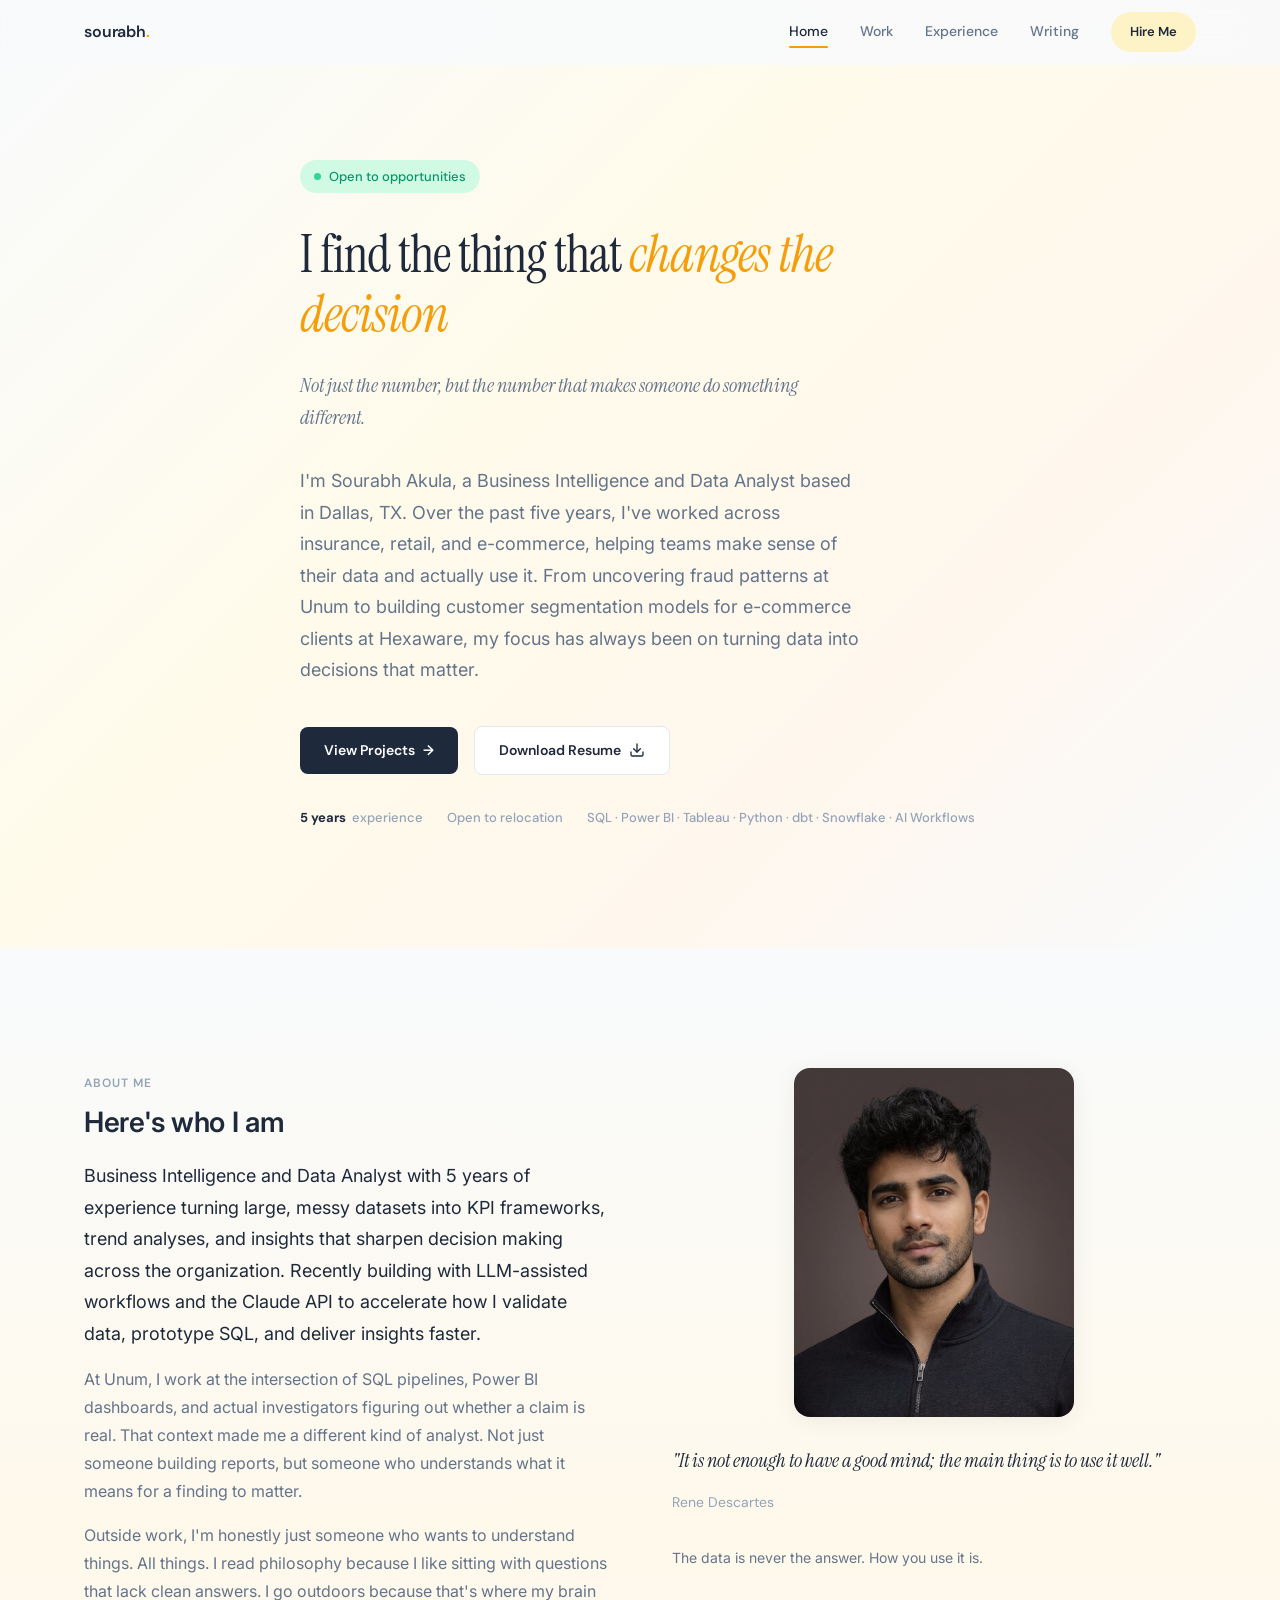
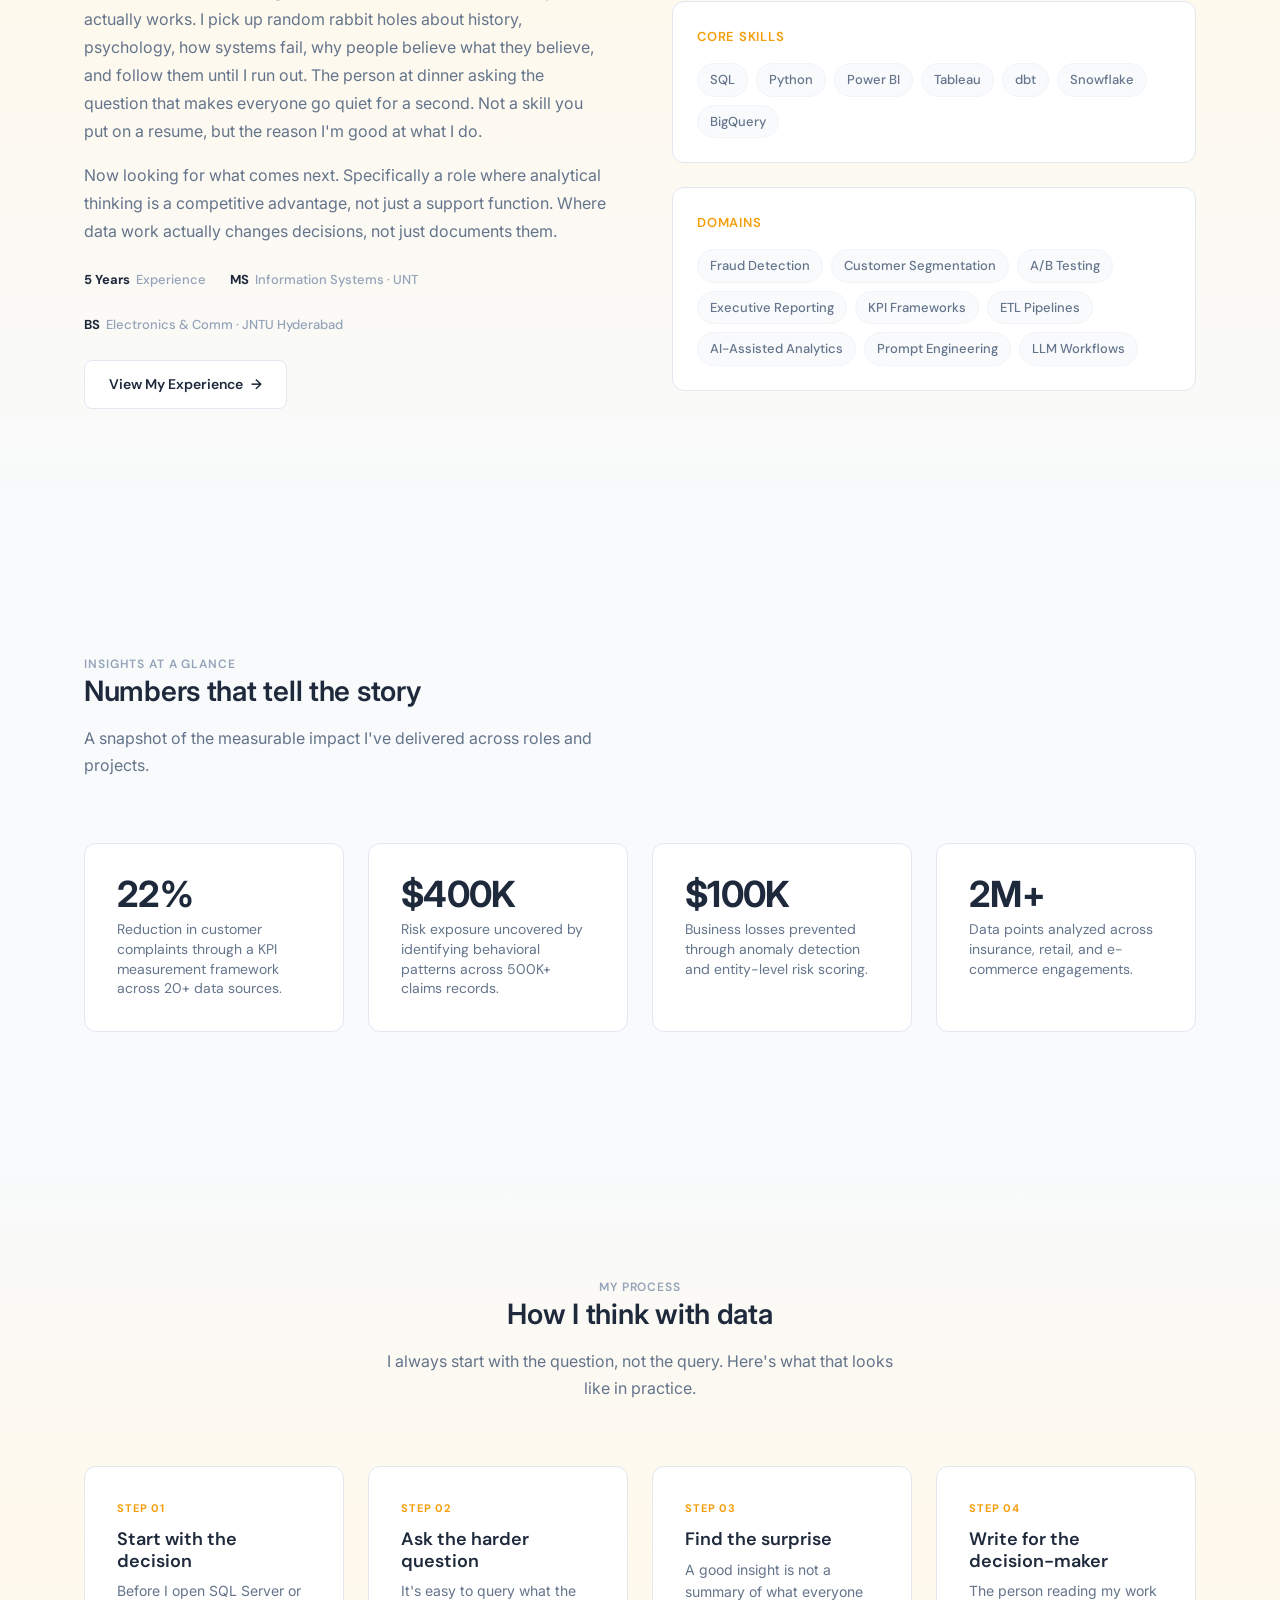
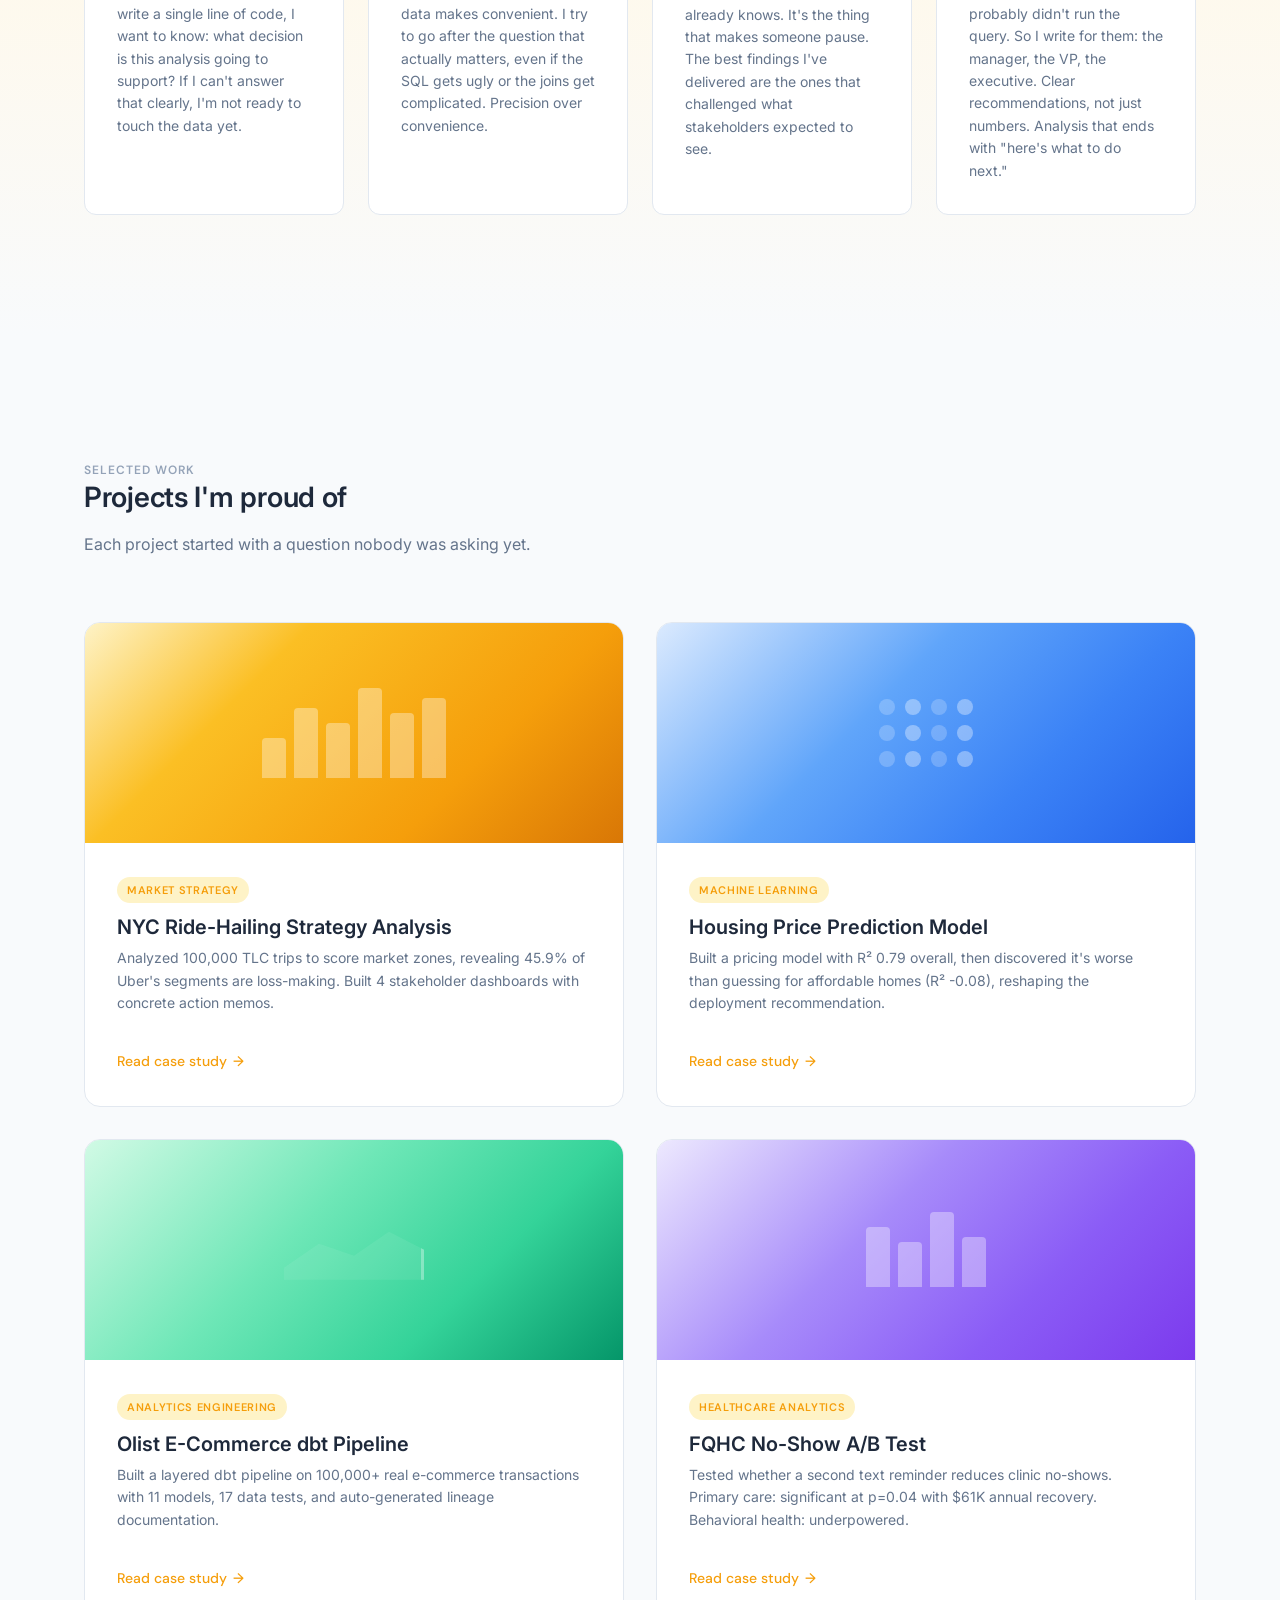
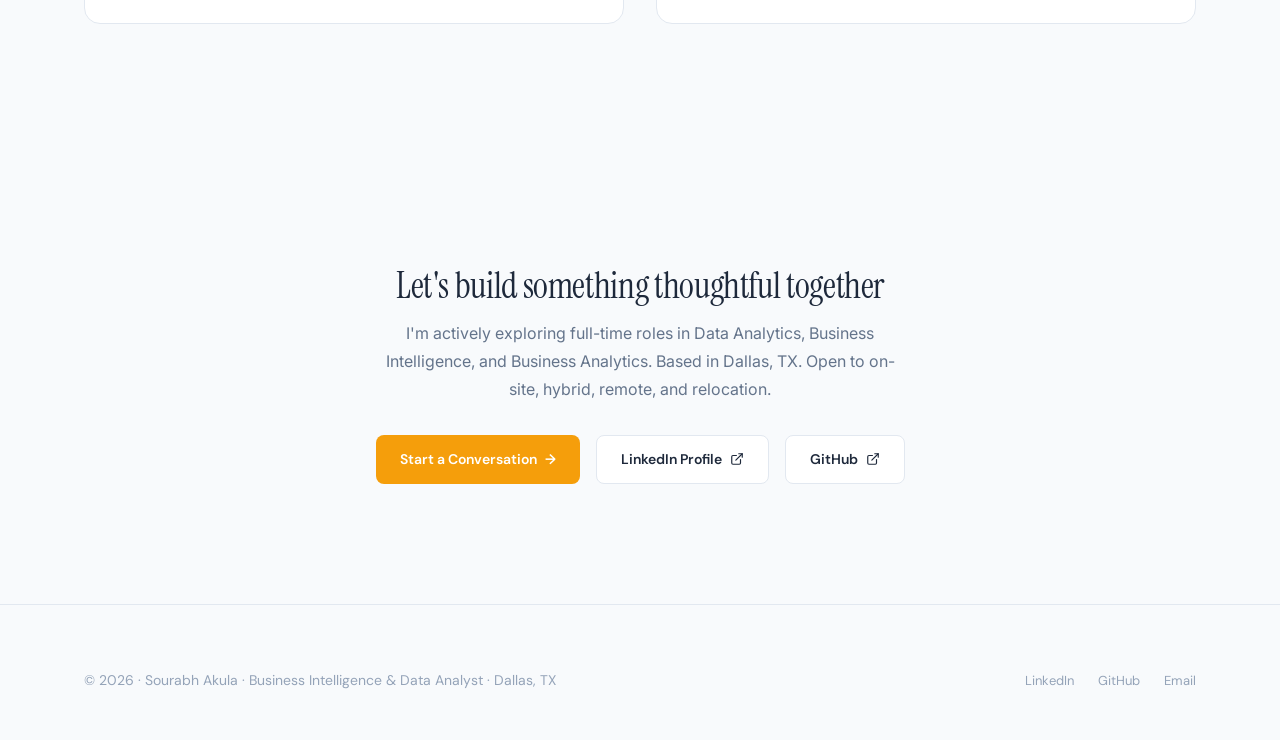
<file: index.html>
<!DOCTYPE html>
<html lang="en">
<head>
  <meta charset="UTF-8">
  <meta name="viewport" content="width=device-width, initial-scale=1.0">
  <title>Sourabh Akula | Business Intelligence & Data Analyst</title>
  <meta name="description" content="Business Intelligence & Data Analyst with 5 years experience. I find the thing that changes the decision.">
  <link rel="stylesheet" href="css/styles.css">
  <link rel="icon" href="data:image/svg+xml,<svg xmlns='http://www.w3.org/2000/svg' viewBox='0 0 100 100'><text y='.9em' font-size='90'>S</text></svg>">
</head>
<body>
  <div class="page-transition" id="pageTransition"></div>

  <!-- Navigation -->
  <nav class="nav" id="nav">
    <div class="nav__inner">
      <a href="index.html" class="nav__logo">sourabh<span>.</span></a>
      <div class="nav__links" id="navLinks">
        <a href="index.html" class="nav__link active">Home</a>
        <a href="work.html" class="nav__link">Work</a>
        <a href="experience.html" class="nav__link">Experience</a>
        <a href="writing.html" class="nav__link">Writing</a>
        <a href="contact.html" class="nav__cta">Hire Me</a>
      </div>
      <button class="nav__toggle" id="navToggle" aria-label="Toggle menu">
        <span></span><span></span><span></span>
      </button>
    </div>
  </nav>

  <!-- Hero -->
  <section class="hero bg-hero-gradient">
    <div class="container">
      <div class="hero__content">
        <div class="hero__eyebrow reveal">
          <span class="dot"></span>
          Open to opportunities
        </div>
        <h1 class="reveal reveal-delay-1">
          I find the thing that <span class="accent">changes the decision</span>
        </h1>
        <p class="hero__tagline reveal reveal-delay-2">
          Not just the number, but the number that makes someone do something different.
        </p>
        <p class="hero__description reveal reveal-delay-2">
          I'm Sourabh Akula, a Business Intelligence and Data Analyst based in Dallas, TX. Over the past five years, I've worked across insurance, retail, and e-commerce, helping teams make sense of their data and actually use it. From uncovering fraud patterns at Unum to building customer segmentation models for e-commerce clients at Hexaware, my focus has always been on turning data into decisions that matter.
        </p>
        <div class="hero__actions reveal reveal-delay-3">
          <a href="work.html" class="btn btn--primary">
            View Projects
            <span class="btn__arrow">&rarr;</span>
          </a>
          <a href="Sourabh_Akula_Resume.pdf" target="_blank" rel="noopener" class="btn btn--secondary">
            Download Resume
            <svg width="16" height="16" viewBox="0 0 24 24" fill="none" stroke="currentColor" stroke-width="2" stroke-linecap="round" stroke-linejoin="round"><path d="M21 15v4a2 2 0 01-2 2H5a2 2 0 01-2-2v-4"/><polyline points="7 10 12 15 17 10"/><line x1="12" y1="15" x2="12" y2="3"/></svg>
          </a>
        </div>
        <div class="hero__stats reveal reveal-delay-4">
          <span class="hero__stat"><strong>5 years</strong> experience</span>
          <span class="hero__stat">Open to relocation</span>
          <span class="hero__stat">SQL &middot; Power BI &middot; Tableau &middot; Python &middot; dbt &middot; Snowflake &middot; AI Workflows</span>
        </div>
      </div>
    </div>
  </section>

  <!-- About -->
  <section class="section bg-warm-gradient">
    <div class="container">
      <div class="grid-2" style="gap: 64px; align-items: start;">
        <div class="reveal">
          <span class="label">About Me</span>
          <h2 style="margin-top: 12px; margin-bottom: 20px;">Here's who I am</h2>
          <p class="body-lg" style="margin-bottom: 16px; font-family: var(--font-body); font-size: 18px; line-height: 1.75; color: var(--text-primary);">
            Business Intelligence and Data Analyst with 5 years of experience turning large,
            messy datasets into KPI frameworks, trend analyses, and insights that sharpen
            decision making across the organization. Recently building with LLM-assisted
            workflows and the Claude API to accelerate how I validate data, prototype SQL,
            and deliver insights faster.
          </p>
          <p style="color: var(--text-secondary); font-family: var(--font-body); font-size: 16px; line-height: 1.75; margin-bottom: 16px;">
            At Unum, I work at the intersection of SQL pipelines, Power BI dashboards, and actual
            investigators figuring out whether a claim is real. That context made me a different
            kind of analyst. Not just someone building reports, but someone who understands what it
            means for a finding to matter.
          </p>
          <p style="color: var(--text-secondary); font-family: var(--font-body); font-size: 16px; line-height: 1.75; margin-bottom: 16px;">
            Outside work, I'm honestly just someone who wants to understand things. All things.
            I read philosophy because I like sitting with questions that lack clean answers. I go
            outdoors because that's where my brain actually works. I pick up random rabbit holes about
            history, psychology, how systems fail, why people believe what they believe, and follow
            them until I run out. The person at dinner asking the question that makes everyone go
            quiet for a second. Not a skill you put on a resume, but the reason I'm good at what I do.
          </p>
          <p style="color: var(--text-secondary); font-family: var(--font-body); font-size: 16px; line-height: 1.75; margin-bottom: 24px;">
            Now looking for what comes next. Specifically a role where analytical thinking is a
            competitive advantage, not just a support function. Where data work actually changes
            decisions, not just documents them.
          </p>
          <div style="display: flex; gap: 24px; flex-wrap: wrap; margin-bottom: 24px;">
            <span class="hero__stat"><strong>5 Years</strong> Experience</span>
            <span class="hero__stat"><strong>MS</strong> Information Systems &middot; UNT</span>
            <span class="hero__stat"><strong>BS</strong> Electronics & Comm &middot; JNTU Hyderabad</span>
          </div>
          <a href="experience.html" class="btn btn--secondary">
            View My Experience
            <span class="btn__arrow">&rarr;</span>
          </a>
        </div>
        <div class="reveal reveal-delay-2">
          <div style="max-width: 280px; border-radius: 16px; overflow: hidden; box-shadow: 0 4px 24px rgba(0,0,0,0.06); margin: 0 auto 28px;">
            <img src="images/headshot-about.jpg" alt="Sourabh Akula" style="width: 100%; height: auto; display: block;" />
          </div>
          <div class="pull-quote" style="text-align: left; padding: 0; margin: 0 0 32px;">
            <p class="pull-quote__text" style="font-size: 20px; text-align: left;">
              "It is not enough to have a good mind; the main thing is to use it well."
            </p>
            <p class="pull-quote__source">Rene Descartes</p>
          </div>
          <p class="body-sm" style="margin-bottom: 32px;">The data is never the answer. How you use it is.</p>
          <div class="skills-grid" style="grid-template-columns: 1fr;">
            <div class="skill-group">
              <div class="skill-group__title">Core Skills</div>
              <div class="skill-group__items">
                <span class="skill-item">SQL</span>
                <span class="skill-item">Python</span>
                <span class="skill-item">Power BI</span>
                <span class="skill-item">Tableau</span>
                <span class="skill-item">dbt</span>
                <span class="skill-item">Snowflake</span>
                <span class="skill-item">BigQuery</span>
              </div>
            </div>
            <div class="skill-group">
              <div class="skill-group__title">Domains</div>
              <div class="skill-group__items">
                <span class="skill-item">Fraud Detection</span>
                <span class="skill-item">Customer Segmentation</span>
                <span class="skill-item">A/B Testing</span>
                <span class="skill-item">Executive Reporting</span>
                <span class="skill-item">KPI Frameworks</span>
                <span class="skill-item">ETL Pipelines</span>
                <span class="skill-item">AI-Assisted Analytics</span>
                <span class="skill-item">Prompt Engineering</span>
                <span class="skill-item">LLM Workflows</span>
              </div>
            </div>
          </div>
        </div>
      </div>
    </div>
  </section>

  <!-- Insights Band -->
  <section class="section">
    <div class="container">
      <div class="section-header reveal">
        <span class="label">Insights at a Glance</span>
        <h2>Numbers that tell the story</h2>
        <p>A snapshot of the measurable impact I've delivered across roles and projects.</p>
      </div>
      <div class="metrics">
        <div class="metric-card reveal reveal-delay-1">
          <div class="metric-card__value" data-count="22" data-suffix="%">22%</div>
          <div class="metric-card__label">Reduction in customer complaints through a KPI measurement framework across 20+ data sources.</div>
        </div>
        <div class="metric-card reveal reveal-delay-2">
          <div class="metric-card__value" data-count="400" data-prefix="$" data-suffix="K">$400K</div>
          <div class="metric-card__label">Risk exposure uncovered by identifying behavioral patterns across 500K+ claims records.</div>
        </div>
        <div class="metric-card reveal reveal-delay-3">
          <div class="metric-card__value" data-count="100" data-prefix="$" data-suffix="K">$100K</div>
          <div class="metric-card__label">Business losses prevented through anomaly detection and entity-level risk scoring.</div>
        </div>
        <div class="metric-card reveal reveal-delay-4">
          <div class="metric-card__value" data-count="2" data-suffix="M+">2M+</div>
          <div class="metric-card__label">Data points analyzed across insurance, retail, and e-commerce engagements.</div>
        </div>
      </div>
    </div>
  </section>

  <!-- How I Think with Data -->
  <section class="section bg-warm-gradient">
    <div class="container">
      <div class="section-header section-header--center reveal">
        <span class="label">My Process</span>
        <h2>How I think with data</h2>
        <p>I always start with the question, not the query. Here's what that looks like in practice.</p>
      </div>
      <div class="process-steps reveal reveal-delay-1">
        <div class="process-step">
          <div class="process-step__number">Step 01</div>
          <h4 class="process-step__title">Start with the decision</h4>
          <p class="process-step__desc">Before I open SQL Server or write a single line of code, I want to know: what decision is this analysis going to support? If I can't answer that clearly, I'm not ready to touch the data yet.</p>
        </div>
        <div class="process-step">
          <div class="process-step__number">Step 02</div>
          <h4 class="process-step__title">Ask the harder question</h4>
          <p class="process-step__desc">It's easy to query what the data makes convenient. I try to go after the question that actually matters, even if the SQL gets ugly or the joins get complicated. Precision over convenience.</p>
        </div>
        <div class="process-step">
          <div class="process-step__number">Step 03</div>
          <h4 class="process-step__title">Find the surprise</h4>
          <p class="process-step__desc">A good insight is not a summary of what everyone already knows. It's the thing that makes someone pause. The best findings I've delivered are the ones that challenged what stakeholders expected to see.</p>
        </div>
        <div class="process-step">
          <div class="process-step__number">Step 04</div>
          <h4 class="process-step__title">Write for the decision-maker</h4>
          <p class="process-step__desc">The person reading my work probably didn't run the query. So I write for them: the manager, the VP, the executive. Clear recommendations, not just numbers. Analysis that ends with "here's what to do next."</p>
        </div>
      </div>
    </div>
  </section>

  <!-- Featured Projects -->
  <section class="section">
    <div class="container">
      <div class="section-header reveal">
        <span class="label">Selected Work</span>
        <h2>Projects I'm proud of</h2>
        <p>Each project started with a question nobody was asking yet.</p>
      </div>
      <div class="project-grid">
        <a href="project-nyc-rideshare.html" class="project-card reveal reveal-delay-1">
          <div class="project-card__preview">
            <div class="project-card__preview-bg preview--fraud">
              <div class="preview-visual">
                <div class="preview-visual__bar" style="height:40px"></div>
                <div class="preview-visual__bar" style="height:70px"></div>
                <div class="preview-visual__bar" style="height:55px"></div>
                <div class="preview-visual__bar" style="height:90px"></div>
                <div class="preview-visual__bar" style="height:65px"></div>
                <div class="preview-visual__bar" style="height:80px"></div>
              </div>
            </div>
          </div>
          <div class="project-card__body">
            <span class="project-card__tag">Market Strategy</span>
            <h3 class="project-card__title">NYC Ride-Hailing Strategy Analysis</h3>
            <p class="project-card__desc">Analyzed 100,000 TLC trips to score market zones, revealing 45.9% of Uber's segments are loss-making. Built 4 stakeholder dashboards with concrete action memos.</p>
            <div class="project-card__link">Read case study <span>&rarr;</span></div>
          </div>
        </a>

        <a href="project-housing-prediction.html" class="project-card reveal reveal-delay-2">
          <div class="project-card__preview">
            <div class="project-card__preview-bg preview--segmentation">
              <div class="preview-visual">
                <div class="preview-visual__dots">
                  <div class="preview-visual__dot"></div>
                  <div class="preview-visual__dot"></div>
                  <div class="preview-visual__dot"></div>
                  <div class="preview-visual__dot"></div>
                  <div class="preview-visual__dot"></div>
                  <div class="preview-visual__dot"></div>
                  <div class="preview-visual__dot"></div>
                  <div class="preview-visual__dot"></div>
                  <div class="preview-visual__dot"></div>
                  <div class="preview-visual__dot"></div>
                  <div class="preview-visual__dot"></div>
                  <div class="preview-visual__dot"></div>
                </div>
              </div>
            </div>
          </div>
          <div class="project-card__body">
            <span class="project-card__tag">Machine Learning</span>
            <h3 class="project-card__title">Housing Price Prediction Model</h3>
            <p class="project-card__desc">Built a pricing model with R² 0.79 overall, then discovered it's worse than guessing for affordable homes (R² -0.08), reshaping the deployment recommendation.</p>
            <div class="project-card__link">Read case study <span>&rarr;</span></div>
          </div>
        </a>

        <a href="project-olist-pipeline.html" class="project-card reveal reveal-delay-1">
          <div class="project-card__preview">
            <div class="project-card__preview-bg preview--automation">
              <div class="preview-visual">
                <div class="preview-visual__line"></div>
              </div>
            </div>
          </div>
          <div class="project-card__body">
            <span class="project-card__tag">Analytics Engineering</span>
            <h3 class="project-card__title">Olist E-Commerce dbt Pipeline</h3>
            <p class="project-card__desc">Built a layered dbt pipeline on 100,000+ real e-commerce transactions with 11 models, 17 data tests, and auto-generated lineage documentation.</p>
            <div class="project-card__link">Read case study <span>&rarr;</span></div>
          </div>
        </a>

        <a href="project-fqhc-abtest.html" class="project-card reveal reveal-delay-2">
          <div class="project-card__preview">
            <div class="project-card__preview-bg preview--experimentation">
              <div class="preview-visual">
                <div class="preview-visual__bar" style="height:60px"></div>
                <div class="preview-visual__bar" style="height:45px"></div>
                <div class="preview-visual__bar" style="height:75px"></div>
                <div class="preview-visual__bar" style="height:50px"></div>
              </div>
            </div>
          </div>
          <div class="project-card__body">
            <span class="project-card__tag">Healthcare Analytics</span>
            <h3 class="project-card__title">FQHC No-Show A/B Test</h3>
            <p class="project-card__desc">Tested whether a second text reminder reduces clinic no-shows. Primary care: significant at p=0.04 with $61K annual recovery. Behavioral health: underpowered.</p>
            <div class="project-card__link">Read case study <span>&rarr;</span></div>
          </div>
        </a>
      </div>
    </div>
  </section>
  <!-- CTA -->
  <section class="section">
    <div class="container" style="text-align: center;">
      <div class="reveal">
        <h2 style="margin-bottom: 12px; font-family: var(--font-accent); font-weight: 400; font-size: 36px;">
          Let's build something thoughtful together
        </h2>
        <p style="color: var(--text-secondary); max-width: 520px; margin: 0 auto 32px; line-height: 1.75;">
          I'm actively exploring full-time roles in Data Analytics, Business Intelligence,
          and Business Analytics. Based in Dallas, TX. Open to on-site, hybrid, remote, and relocation.
        </p>
        <div style="display: flex; gap: 16px; justify-content: center; flex-wrap: wrap;">
          <a href="contact.html" class="btn btn--warm">
            Start a Conversation
            <span class="btn__arrow">&rarr;</span>
          </a>
          <a href="https://www.linkedin.com/in/sourabhakula/" target="_blank" rel="noopener" class="btn btn--secondary">
            LinkedIn Profile
            <svg width="14" height="14" viewBox="0 0 24 24" fill="none" stroke="currentColor" stroke-width="2" stroke-linecap="round" stroke-linejoin="round"><path d="M18 13v6a2 2 0 01-2 2H5a2 2 0 01-2-2V8a2 2 0 012-2h6"/><polyline points="15 3 21 3 21 9"/><line x1="10" y1="14" x2="21" y2="3"/></svg>
          </a>
          <a href="https://github.com/sourabhakula" target="_blank" rel="noopener" class="btn btn--secondary">
            GitHub
            <svg width="14" height="14" viewBox="0 0 24 24" fill="none" stroke="currentColor" stroke-width="2" stroke-linecap="round" stroke-linejoin="round"><path d="M18 13v6a2 2 0 01-2 2H5a2 2 0 01-2-2V8a2 2 0 012-2h6"/><polyline points="15 3 21 3 21 9"/><line x1="10" y1="14" x2="21" y2="3"/></svg>
          </a>
        </div>
      </div>
    </div>
  </section>

  <!-- Footer -->
  <footer class="footer">
    <div class="container">
      <div class="footer__inner">
        <div class="footer__left">&copy; 2026 &middot; Sourabh Akula &middot; Business Intelligence &amp; Data Analyst &middot; Dallas, TX</div>
        <div class="footer__links">
          <a href="https://www.linkedin.com/in/sourabhakula/" target="_blank" rel="noopener" class="footer__link">LinkedIn</a>
          <a href="https://github.com/sourabhakula" target="_blank" rel="noopener" class="footer__link">GitHub</a>
          <a href="mailto:akulasourab5@gmail.com" class="footer__link">Email</a>
        </div>
      </div>
    </div>
  </footer>

  <script src="js/main.js"></script>
</body>
</html>
</file>
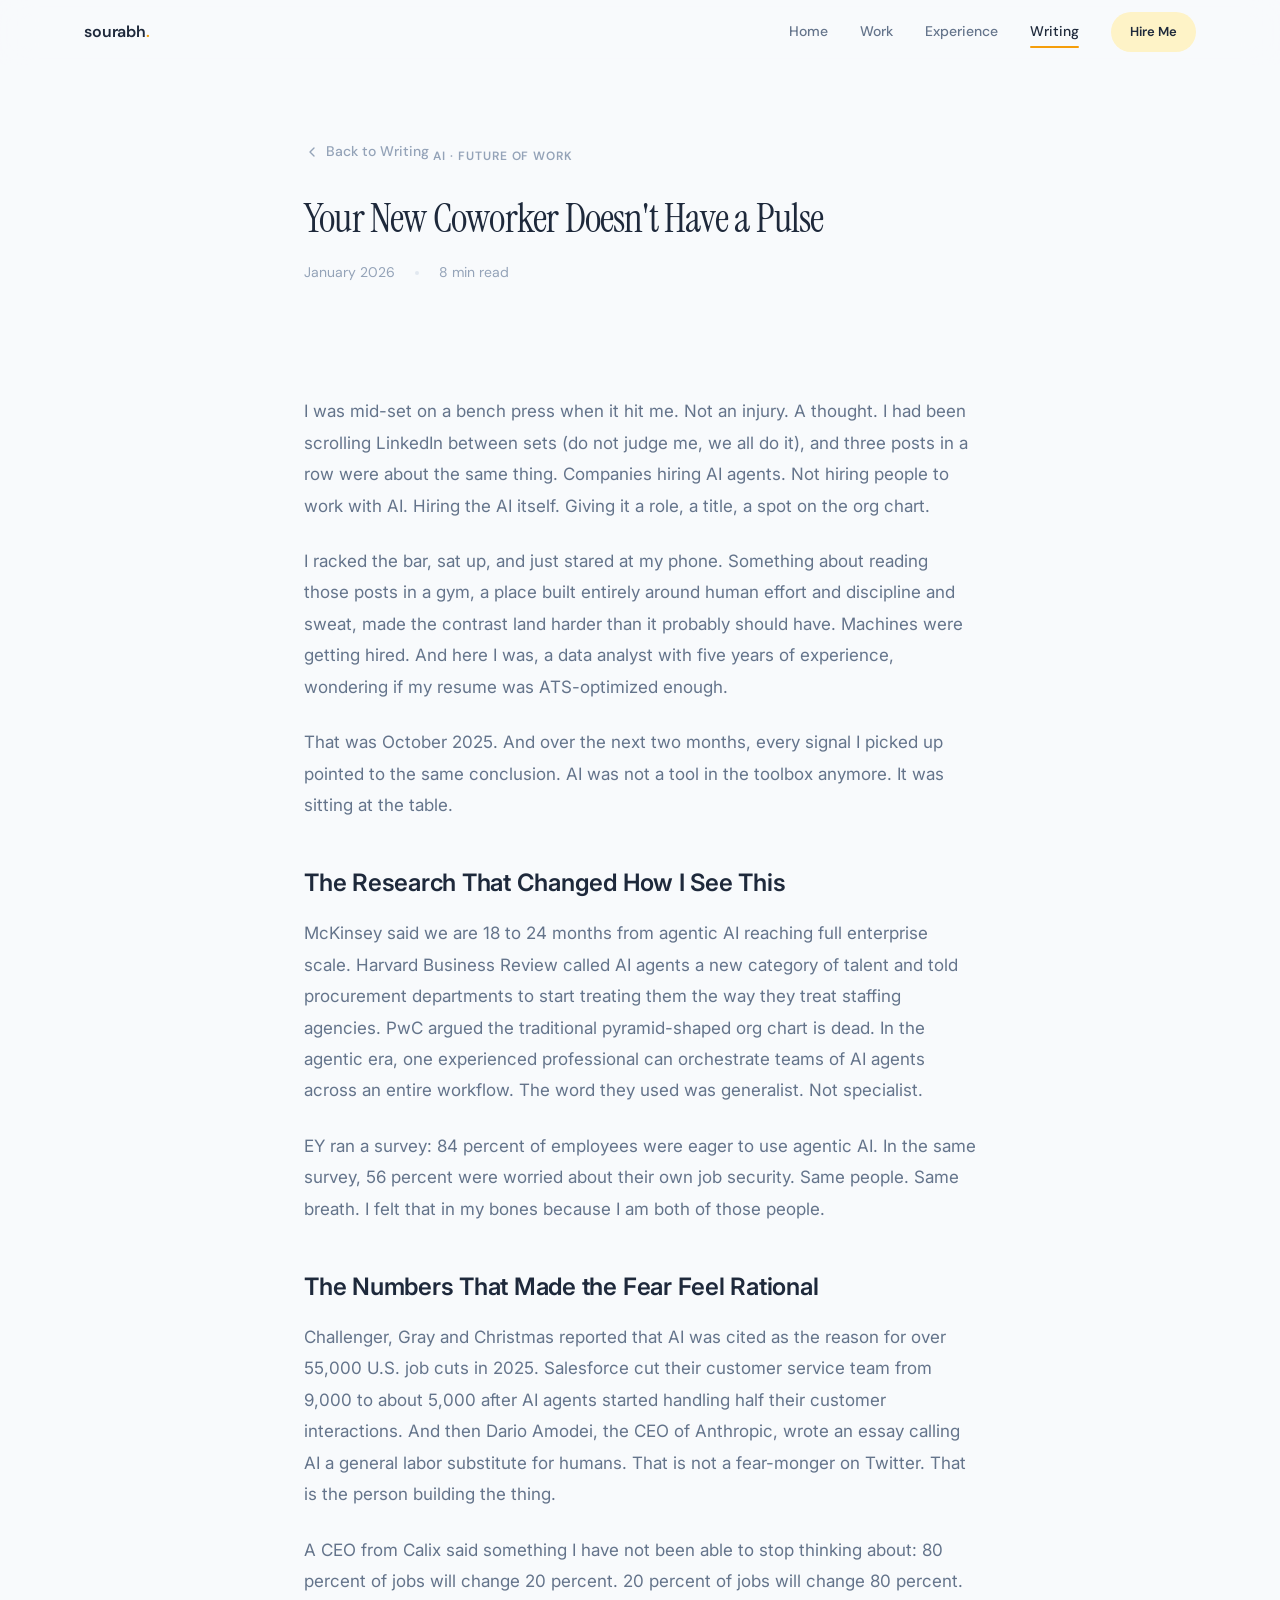
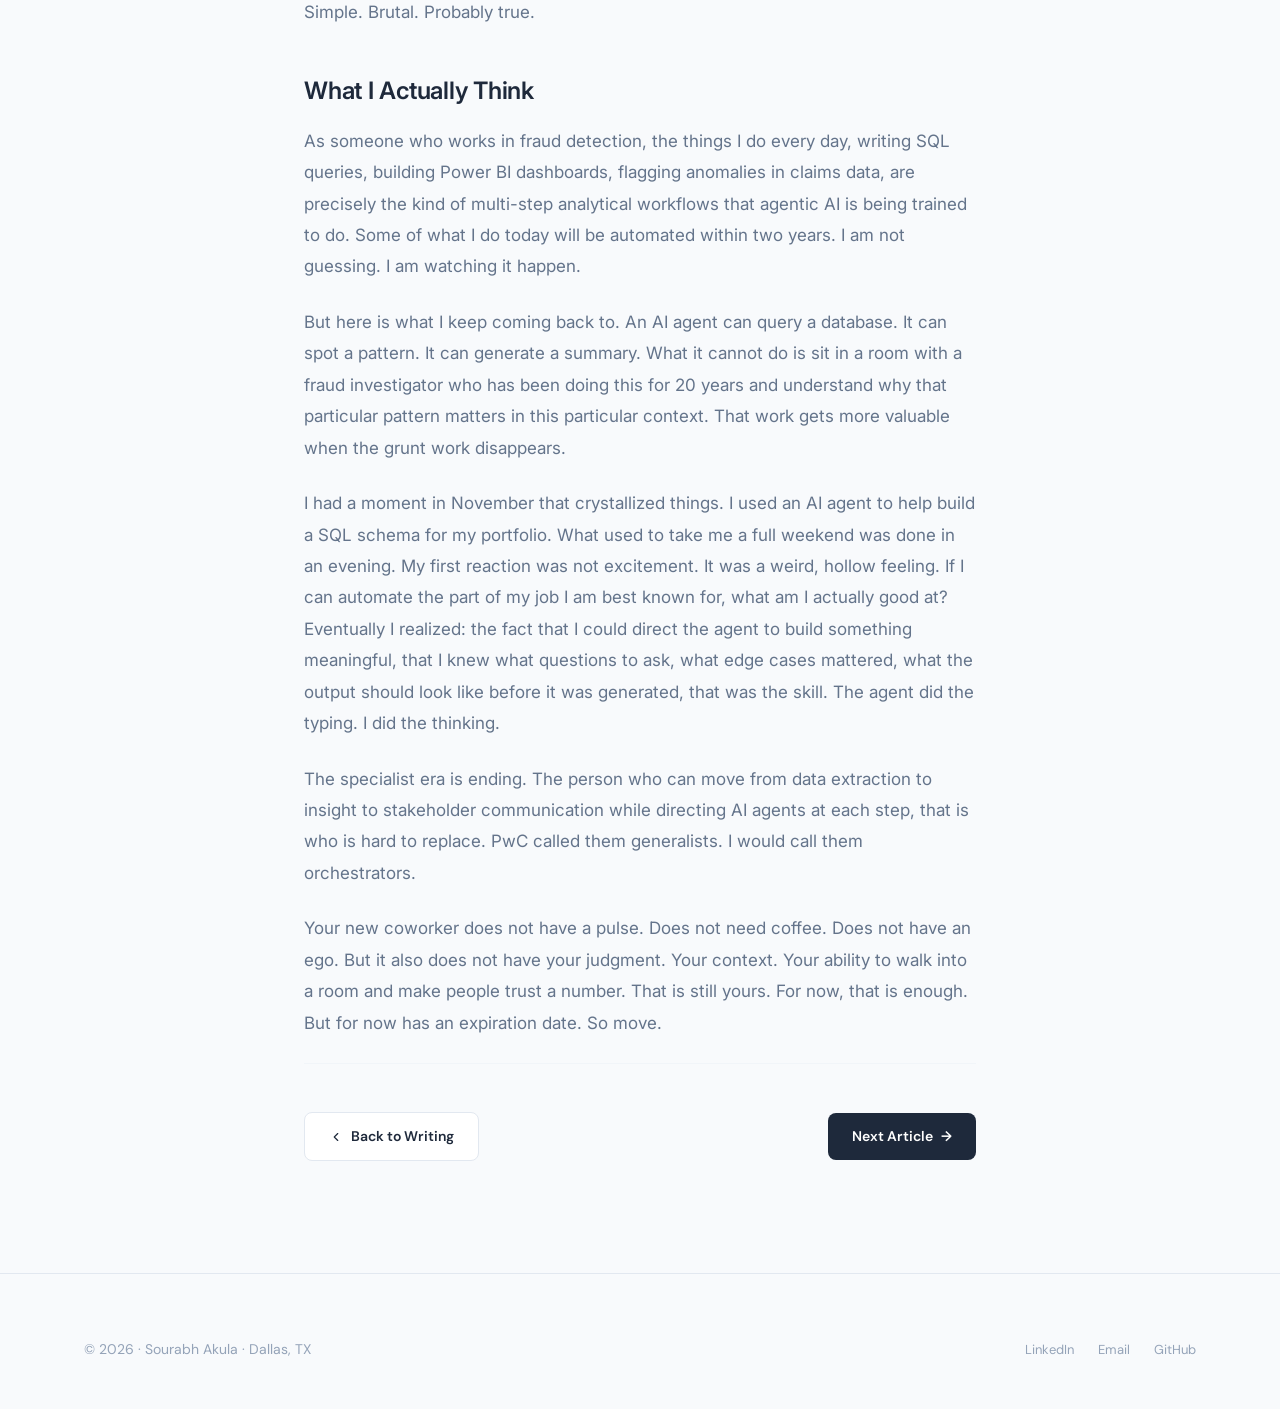
<file: article-ai-coworker.html>
<!DOCTYPE html>
<html lang="en">
<head>
  <meta charset="UTF-8">
  <meta name="viewport" content="width=device-width, initial-scale=1.0">
  <title>Your New Coworker Doesn't Have a Pulse | Sourabh Akula</title>
  <link rel="stylesheet" href="css/styles.css">
  <link rel="icon" href="data:image/svg+xml,<svg xmlns='http://www.w3.org/2000/svg' viewBox='0 0 100 100'><text y='.9em' font-size='90'>S</text></svg>">
</head>
<body>
  <div class="page-transition" id="pageTransition"></div>

  <nav class="nav" id="nav">
    <div class="nav__inner">
      <a href="index.html" class="nav__logo">sourabh<span>.</span></a>
      <div class="nav__links" id="navLinks">
        <a href="index.html" class="nav__link">Home</a>
        <a href="work.html" class="nav__link">Work</a>
        <a href="experience.html" class="nav__link">Experience</a>
        <a href="writing.html" class="nav__link active">Writing</a>
        <a href="contact.html" class="nav__cta">Hire Me</a>
      </div>
      <button class="nav__toggle" id="navToggle" aria-label="Toggle menu">
        <span></span><span></span><span></span>
      </button>
    </div>
  </nav>

  <!-- Article Hero -->
  <section class="article-hero">
    <div class="container container--narrow">
      <a href="writing.html" class="back-link reveal">
        <svg width="16" height="16" viewBox="0 0 24 24" fill="none" stroke="currentColor" stroke-width="2" stroke-linecap="round" stroke-linejoin="round"><polyline points="15 18 9 12 15 6"/></svg>
        Back to Writing
      </a>
      <span class="label reveal reveal-delay-1">AI &middot; Future of Work</span>
      <h1 class="reveal reveal-delay-2">Your New Coworker Doesn't Have a Pulse</h1>
      <div class="article-meta reveal reveal-delay-3">
        <span>January 2026</span>
        <span class="article-meta__sep"></span>
        <span>8 min read</span>
      </div>
    </div>
  </section>

  <!-- Article Body -->
  <section class="article-body">
    <div class="container container--narrow">

      <p>I was mid-set on a bench press when it hit me. Not an injury. A thought. I had been scrolling LinkedIn between sets (do not judge me, we all do it), and three posts in a row were about the same thing. Companies hiring AI agents. Not hiring people to work with AI. Hiring the AI itself. Giving it a role, a title, a spot on the org chart.</p>

      <p>I racked the bar, sat up, and just stared at my phone. Something about reading those posts in a gym, a place built entirely around human effort and discipline and sweat, made the contrast land harder than it probably should have. Machines were getting hired. And here I was, a data analyst with five years of experience, wondering if my resume was ATS-optimized enough.</p>

      <p>That was October 2025. And over the next two months, every signal I picked up pointed to the same conclusion. AI was not a tool in the toolbox anymore. It was sitting at the table.</p>

      <h2>The Research That Changed How I See This</h2>

      <p>McKinsey said we are 18 to 24 months from agentic AI reaching full enterprise scale. Harvard Business Review called AI agents a new category of talent and told procurement departments to start treating them the way they treat staffing agencies. PwC argued the traditional pyramid-shaped org chart is dead. In the agentic era, one experienced professional can orchestrate teams of AI agents across an entire workflow. The word they used was generalist. Not specialist.</p>

      <p>EY ran a survey: 84 percent of employees were eager to use agentic AI. In the same survey, 56 percent were worried about their own job security. Same people. Same breath. I felt that in my bones because I am both of those people.</p>

      <h2>The Numbers That Made the Fear Feel Rational</h2>

      <p>Challenger, Gray and Christmas reported that AI was cited as the reason for over 55,000 U.S. job cuts in 2025. Salesforce cut their customer service team from 9,000 to about 5,000 after AI agents started handling half their customer interactions. And then Dario Amodei, the CEO of Anthropic, wrote an essay calling AI a general labor substitute for humans. That is not a fear-monger on Twitter. That is the person building the thing.</p>

      <p>A CEO from Calix said something I have not been able to stop thinking about: 80 percent of jobs will change 20 percent. 20 percent of jobs will change 80 percent. Simple. Brutal. Probably true.</p>

      <h2>What I Actually Think</h2>

      <p>As someone who works in fraud detection, the things I do every day, writing SQL queries, building Power BI dashboards, flagging anomalies in claims data, are precisely the kind of multi-step analytical workflows that agentic AI is being trained to do. Some of what I do today will be automated within two years. I am not guessing. I am watching it happen.</p>

      <p>But here is what I keep coming back to. An AI agent can query a database. It can spot a pattern. It can generate a summary. What it cannot do is sit in a room with a fraud investigator who has been doing this for 20 years and understand why that particular pattern matters in this particular context. That work gets more valuable when the grunt work disappears.</p>

      <p>I had a moment in November that crystallized things. I used an AI agent to help build a SQL schema for my portfolio. What used to take me a full weekend was done in an evening. My first reaction was not excitement. It was a weird, hollow feeling. If I can automate the part of my job I am best known for, what am I actually good at? Eventually I realized: the fact that I could direct the agent to build something meaningful, that I knew what questions to ask, what edge cases mattered, what the output should look like before it was generated, that was the skill. The agent did the typing. I did the thinking.</p>

      <p>The specialist era is ending. The person who can move from data extraction to insight to stakeholder communication while directing AI agents at each step, that is who is hard to replace. PwC called them generalists. I would call them orchestrators.</p>

      <p>Your new coworker does not have a pulse. Does not need coffee. Does not have an ego. But it also does not have your judgment. Your context. Your ability to walk into a room and make people trust a number. That is still yours. For now, that is enough. But for now has an expiration date. So move.</p>

      <!-- Article Nav -->
      <div class="article-nav">
        <a href="writing.html" class="btn btn--secondary">
          <svg width="14" height="14" viewBox="0 0 24 24" fill="none" stroke="currentColor" stroke-width="2" stroke-linecap="round" stroke-linejoin="round"><polyline points="15 18 9 12 15 6"/></svg>
          Back to Writing
        </a>
        <a href="article-hardware-awakening.html" class="btn btn--primary">
          Next Article
          <span class="btn__arrow">&rarr;</span>
        </a>
      </div>

    </div>
  </section>

  <footer class="footer">
    <div class="container">
      <div class="footer__inner">
        <div class="footer__left">&copy; 2026 &middot; Sourabh Akula &middot; Dallas, TX</div>
        <div class="footer__links">
          <a href="https://www.linkedin.com/in/sourabhakula/" target="_blank" rel="noopener" class="footer__link">LinkedIn</a>
          <a href="mailto:akulasourab5@gmail.com" class="footer__link">Email</a>
          <a href="https://github.com/sourabhakula" target="_blank" rel="noopener" class="footer__link">GitHub</a>
        </div>
      </div>
    </div>
  </footer>

  <script src="js/main.js"></script>
</body>
</html>
</file>
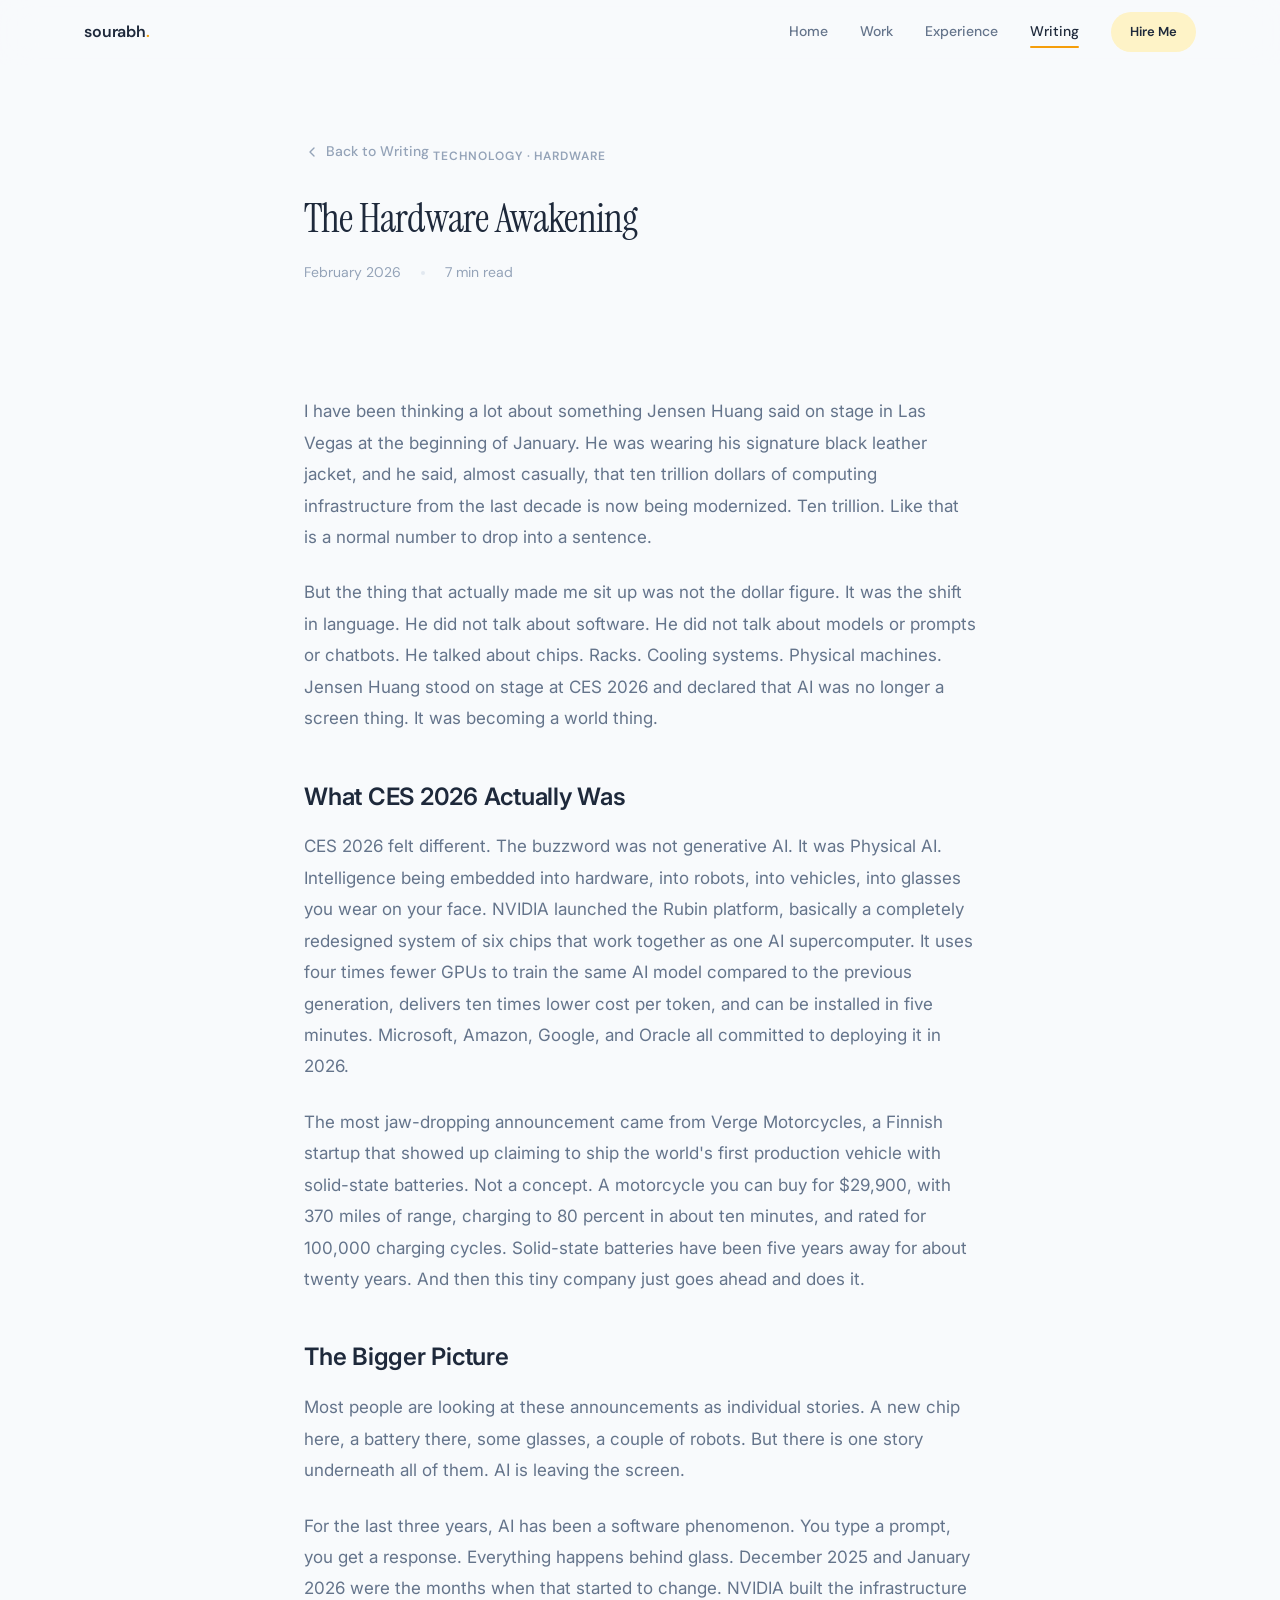
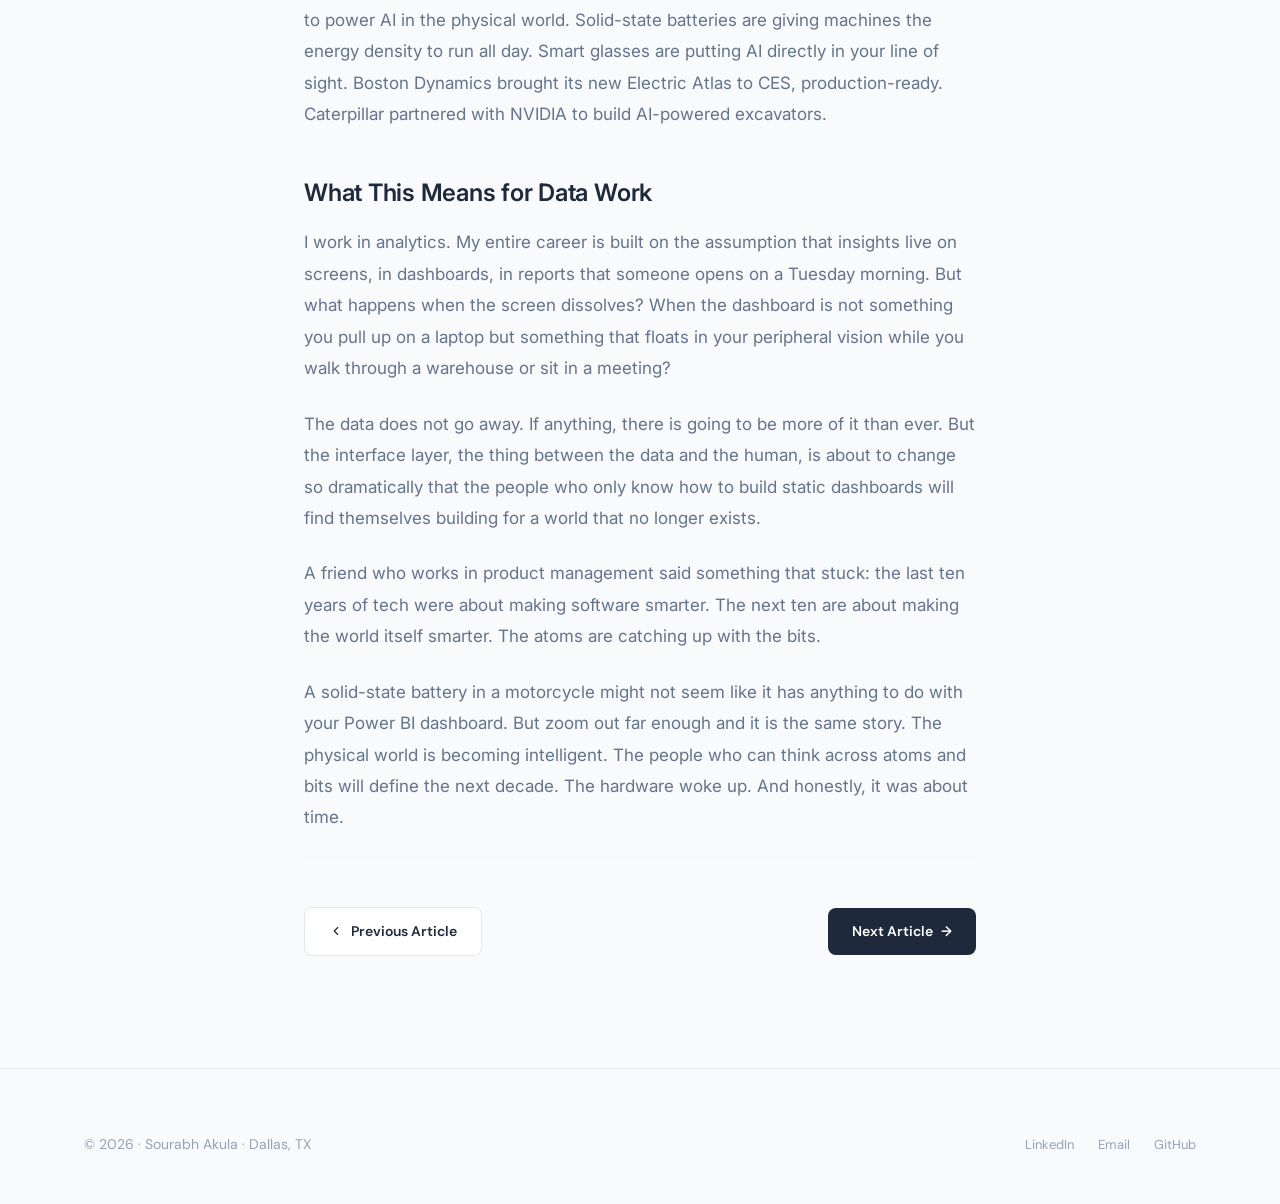
<file: article-hardware-awakening.html>
<!DOCTYPE html>
<html lang="en">
<head>
  <meta charset="UTF-8">
  <meta name="viewport" content="width=device-width, initial-scale=1.0">
  <title>The Hardware Awakening | Sourabh Akula</title>
  <link rel="stylesheet" href="css/styles.css">
  <link rel="icon" href="data:image/svg+xml,<svg xmlns='http://www.w3.org/2000/svg' viewBox='0 0 100 100'><text y='.9em' font-size='90'>S</text></svg>">
</head>
<body>
  <div class="page-transition" id="pageTransition"></div>

  <nav class="nav" id="nav">
    <div class="nav__inner">
      <a href="index.html" class="nav__logo">sourabh<span>.</span></a>
      <div class="nav__links" id="navLinks">
        <a href="index.html" class="nav__link">Home</a>
        <a href="work.html" class="nav__link">Work</a>
        <a href="experience.html" class="nav__link">Experience</a>
        <a href="writing.html" class="nav__link active">Writing</a>
        <a href="contact.html" class="nav__cta">Hire Me</a>
      </div>
      <button class="nav__toggle" id="navToggle" aria-label="Toggle menu">
        <span></span><span></span><span></span>
      </button>
    </div>
  </nav>

  <!-- Article Hero -->
  <section class="article-hero">
    <div class="container container--narrow">
      <a href="writing.html" class="back-link reveal">
        <svg width="16" height="16" viewBox="0 0 24 24" fill="none" stroke="currentColor" stroke-width="2" stroke-linecap="round" stroke-linejoin="round"><polyline points="15 18 9 12 15 6"/></svg>
        Back to Writing
      </a>
      <span class="label reveal reveal-delay-1">Technology &middot; Hardware</span>
      <h1 class="reveal reveal-delay-2">The Hardware Awakening</h1>
      <div class="article-meta reveal reveal-delay-3">
        <span>February 2026</span>
        <span class="article-meta__sep"></span>
        <span>7 min read</span>
      </div>
    </div>
  </section>

  <!-- Article Body -->
  <section class="article-body">
    <div class="container container--narrow">

      <p>I have been thinking a lot about something Jensen Huang said on stage in Las Vegas at the beginning of January. He was wearing his signature black leather jacket, and he said, almost casually, that ten trillion dollars of computing infrastructure from the last decade is now being modernized. Ten trillion. Like that is a normal number to drop into a sentence.</p>

      <p>But the thing that actually made me sit up was not the dollar figure. It was the shift in language. He did not talk about software. He did not talk about models or prompts or chatbots. He talked about chips. Racks. Cooling systems. Physical machines. Jensen Huang stood on stage at CES 2026 and declared that AI was no longer a screen thing. It was becoming a world thing.</p>

      <h2>What CES 2026 Actually Was</h2>

      <p>CES 2026 felt different. The buzzword was not generative AI. It was Physical AI. Intelligence being embedded into hardware, into robots, into vehicles, into glasses you wear on your face. NVIDIA launched the Rubin platform, basically a completely redesigned system of six chips that work together as one AI supercomputer. It uses four times fewer GPUs to train the same AI model compared to the previous generation, delivers ten times lower cost per token, and can be installed in five minutes. Microsoft, Amazon, Google, and Oracle all committed to deploying it in 2026.</p>

      <p>The most jaw-dropping announcement came from Verge Motorcycles, a Finnish startup that showed up claiming to ship the world's first production vehicle with solid-state batteries. Not a concept. A motorcycle you can buy for $29,900, with 370 miles of range, charging to 80 percent in about ten minutes, and rated for 100,000 charging cycles. Solid-state batteries have been five years away for about twenty years. And then this tiny company just goes ahead and does it.</p>

      <h2>The Bigger Picture</h2>

      <p>Most people are looking at these announcements as individual stories. A new chip here, a battery there, some glasses, a couple of robots. But there is one story underneath all of them. AI is leaving the screen.</p>

      <p>For the last three years, AI has been a software phenomenon. You type a prompt, you get a response. Everything happens behind glass. December 2025 and January 2026 were the months when that started to change. NVIDIA built the infrastructure to power AI in the physical world. Solid-state batteries are giving machines the energy density to run all day. Smart glasses are putting AI directly in your line of sight. Boston Dynamics brought its new Electric Atlas to CES, production-ready. Caterpillar partnered with NVIDIA to build AI-powered excavators.</p>

      <h2>What This Means for Data Work</h2>

      <p>I work in analytics. My entire career is built on the assumption that insights live on screens, in dashboards, in reports that someone opens on a Tuesday morning. But what happens when the screen dissolves? When the dashboard is not something you pull up on a laptop but something that floats in your peripheral vision while you walk through a warehouse or sit in a meeting?</p>

      <p>The data does not go away. If anything, there is going to be more of it than ever. But the interface layer, the thing between the data and the human, is about to change so dramatically that the people who only know how to build static dashboards will find themselves building for a world that no longer exists.</p>

      <p>A friend who works in product management said something that stuck: the last ten years of tech were about making software smarter. The next ten are about making the world itself smarter. The atoms are catching up with the bits.</p>

      <p>A solid-state battery in a motorcycle might not seem like it has anything to do with your Power BI dashboard. But zoom out far enough and it is the same story. The physical world is becoming intelligent. The people who can think across atoms and bits will define the next decade. The hardware woke up. And honestly, it was about time.</p>

      <!-- Article Nav -->
      <div class="article-nav">
        <a href="article-ai-coworker.html" class="btn btn--secondary">
          <svg width="14" height="14" viewBox="0 0 24 24" fill="none" stroke="currentColor" stroke-width="2" stroke-linecap="round" stroke-linejoin="round"><polyline points="15 18 9 12 15 6"/></svg>
          Previous Article
        </a>
        <a href="article-two-birds.html" class="btn btn--primary">
          Next Article
          <span class="btn__arrow">&rarr;</span>
        </a>
      </div>

    </div>
  </section>

  <footer class="footer">
    <div class="container">
      <div class="footer__inner">
        <div class="footer__left">&copy; 2026 &middot; Sourabh Akula &middot; Dallas, TX</div>
        <div class="footer__links">
          <a href="https://www.linkedin.com/in/sourabhakula/" target="_blank" rel="noopener" class="footer__link">LinkedIn</a>
          <a href="mailto:akulasourab5@gmail.com" class="footer__link">Email</a>
          <a href="https://github.com/sourabhakula" target="_blank" rel="noopener" class="footer__link">GitHub</a>
        </div>
      </div>
    </div>
  </footer>

  <script src="js/main.js"></script>
</body>
</html>
</file>
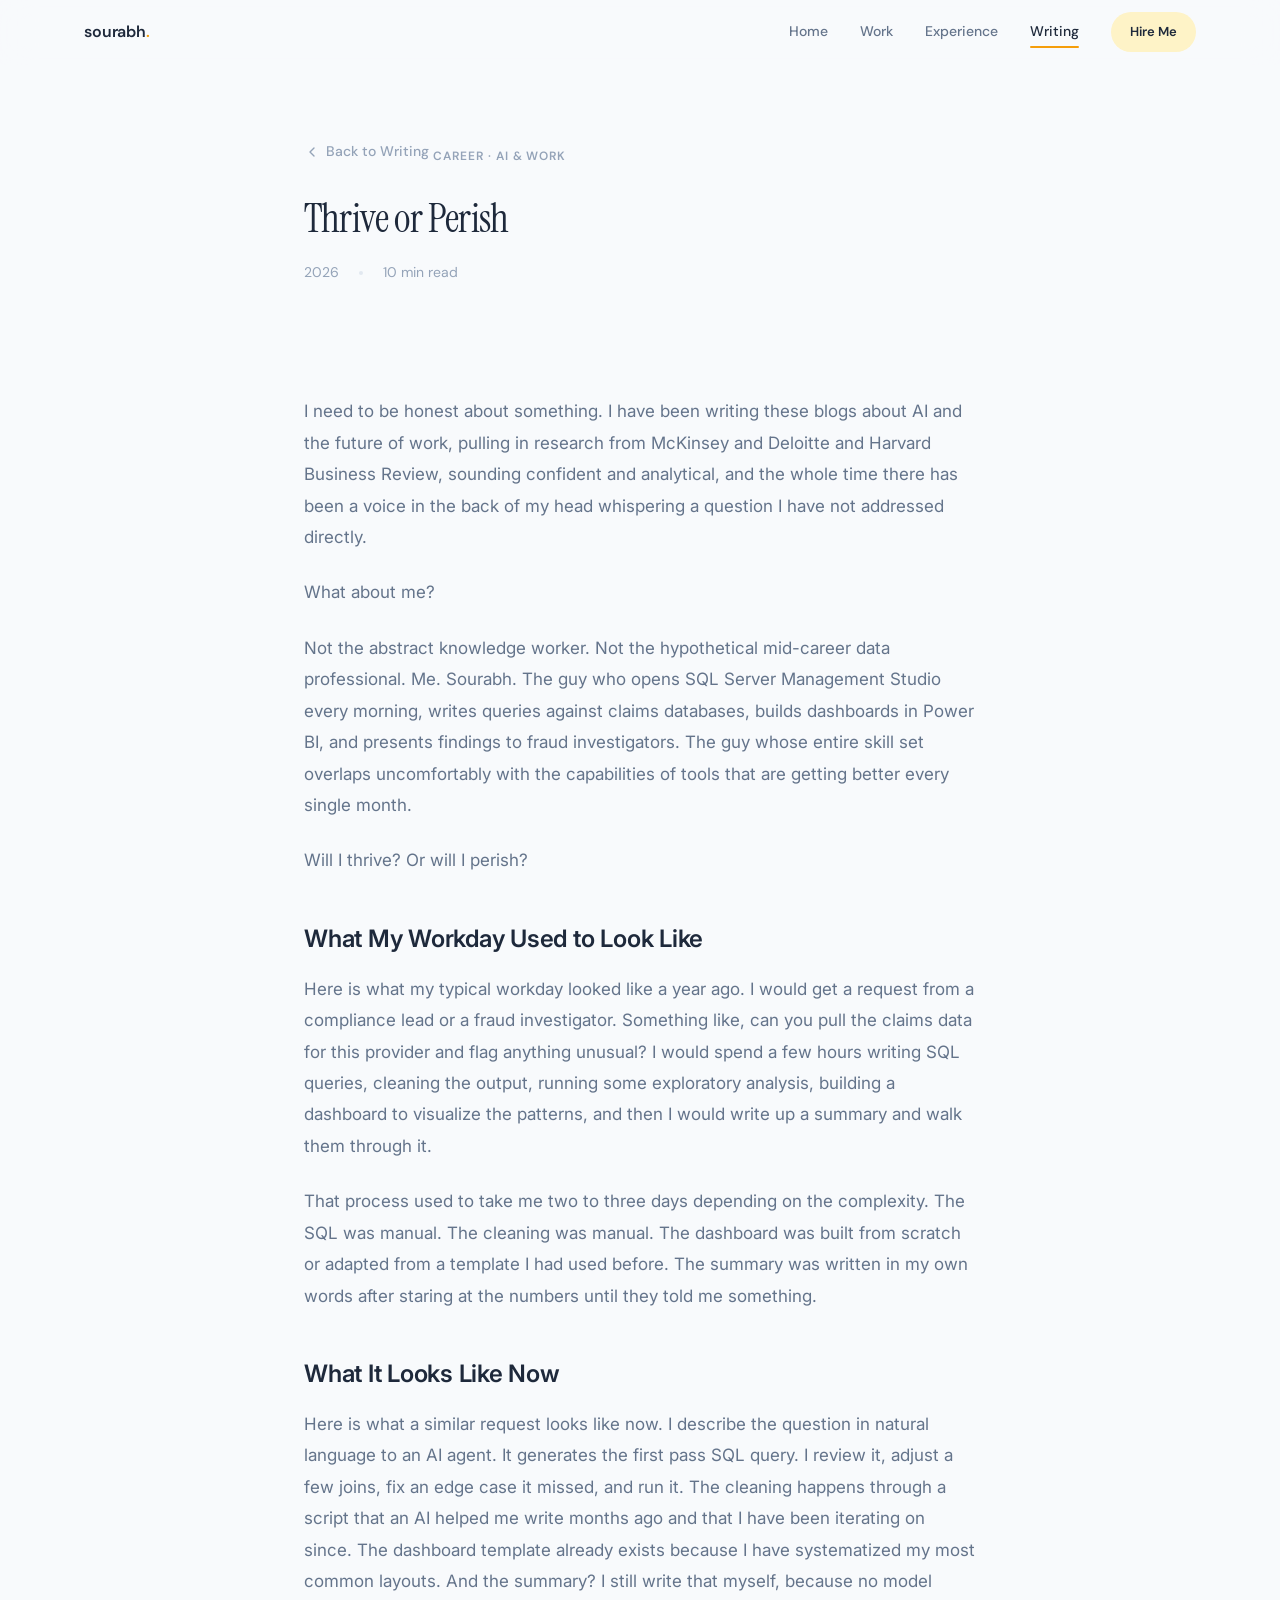
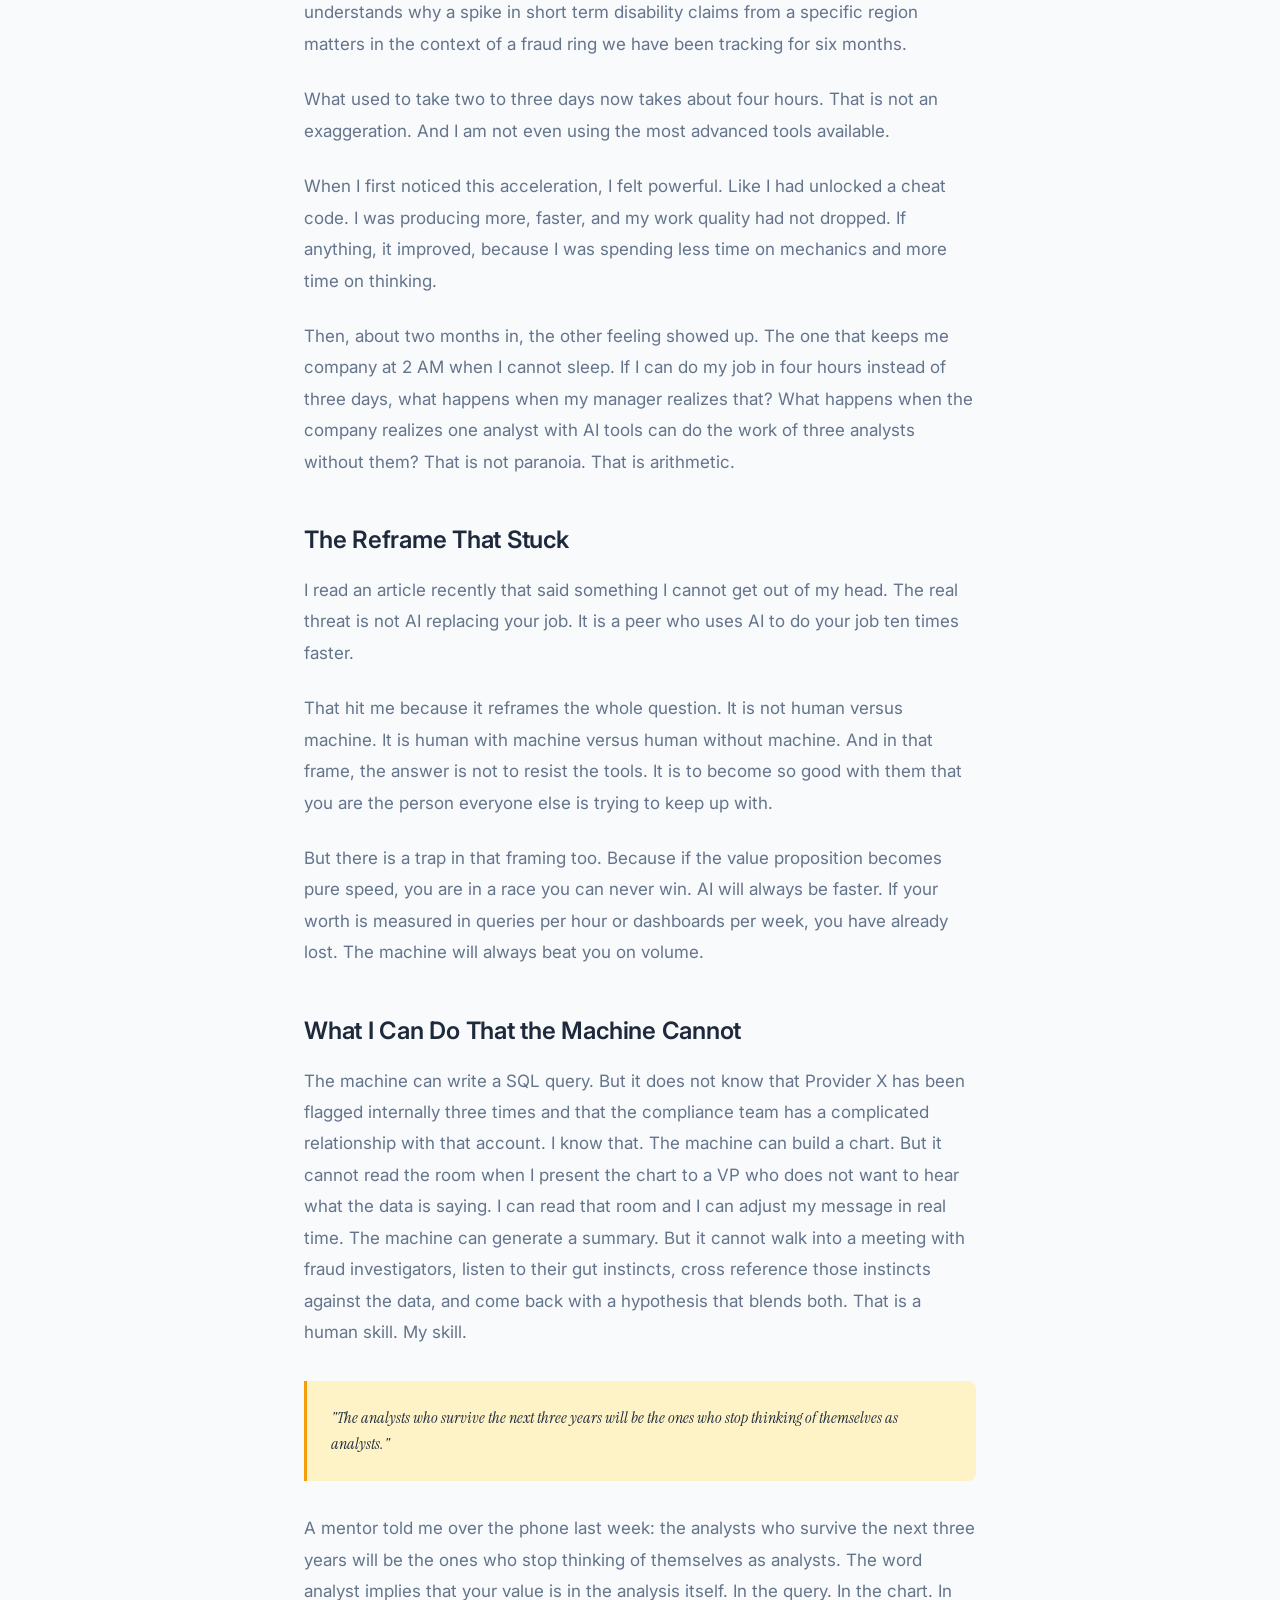
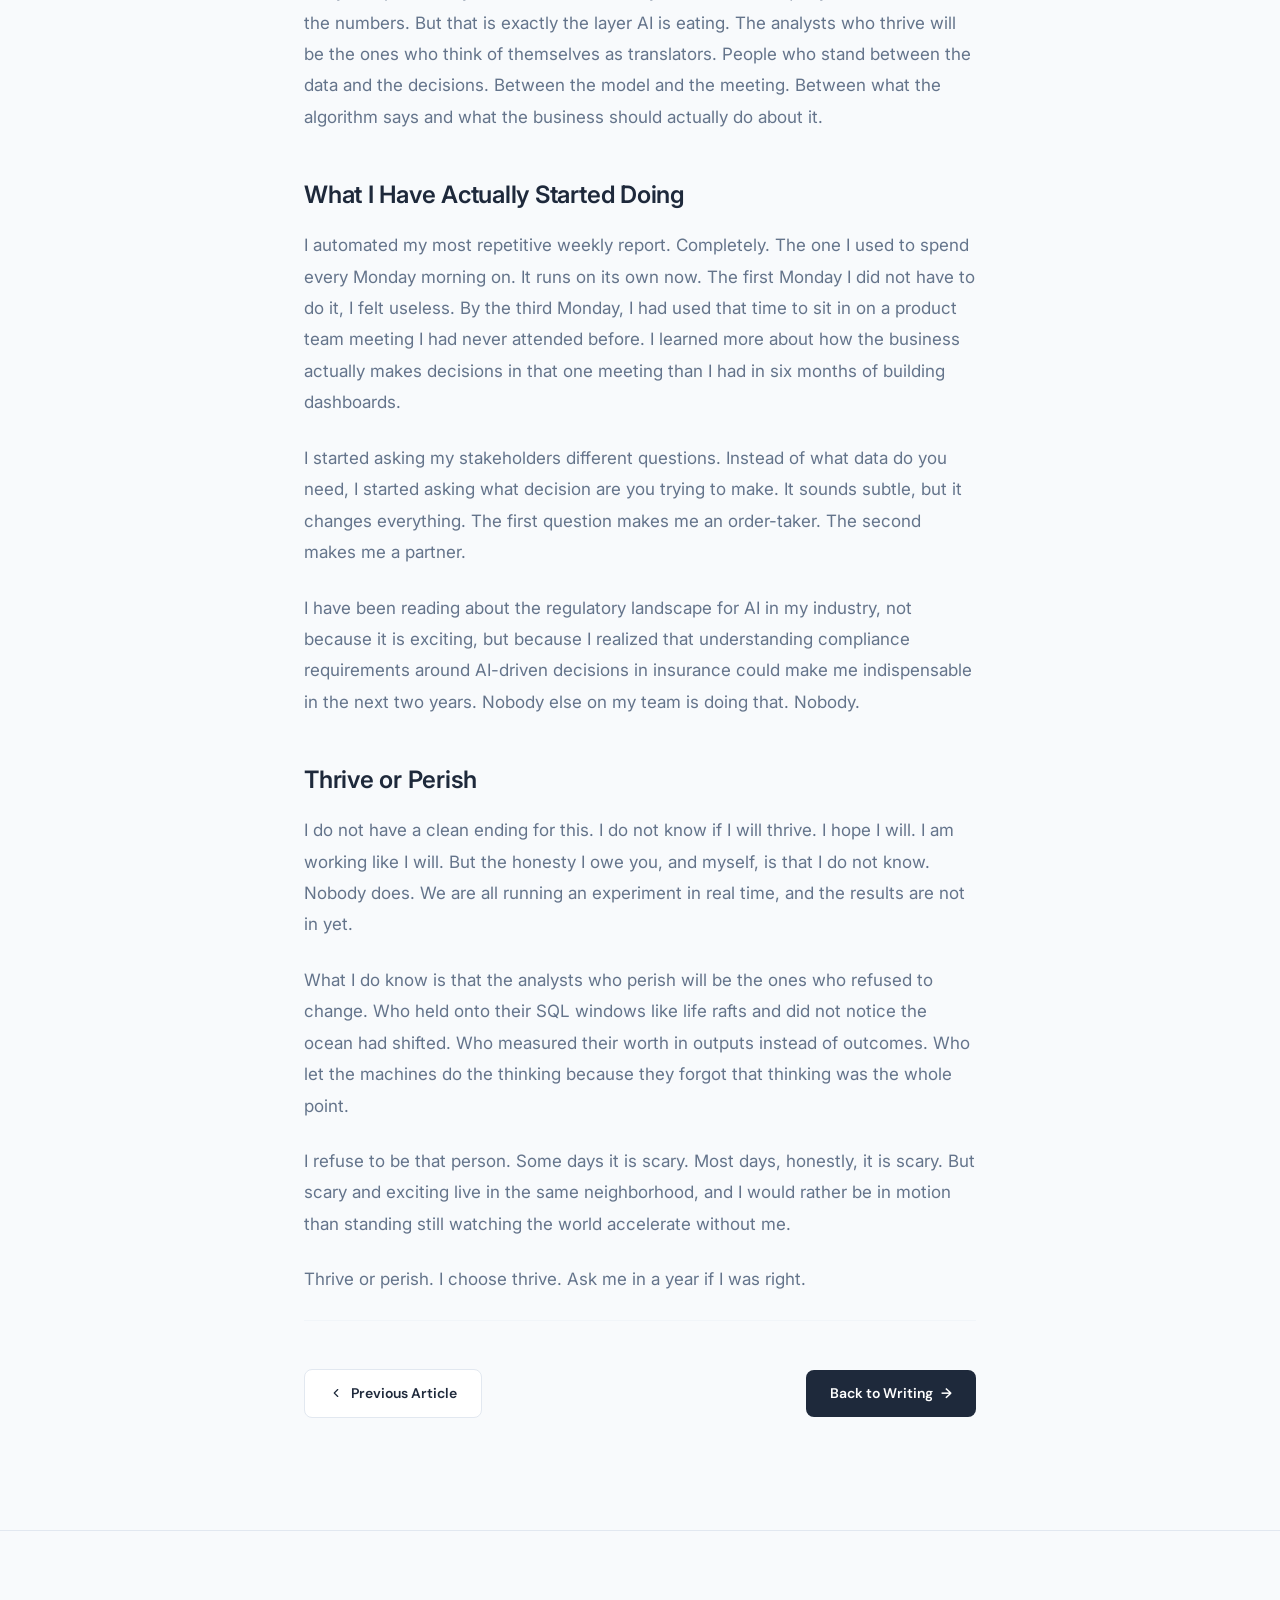
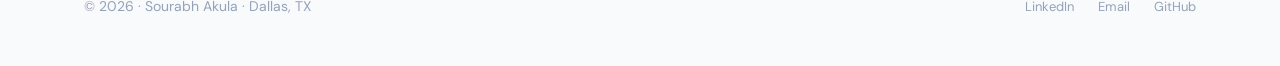
<file: article-thrive-or-perish.html>
<!DOCTYPE html>
<html lang="en">
<head>
  <meta charset="UTF-8">
  <meta name="viewport" content="width=device-width, initial-scale=1.0">
  <title>Thrive or Perish | Sourabh Akula</title>
  <link rel="stylesheet" href="css/styles.css">
  <link rel="icon" href="data:image/svg+xml,<svg xmlns='http://www.w3.org/2000/svg' viewBox='0 0 100 100'><text y='.9em' font-size='90'>S</text></svg>">
</head>
<body>
  <div class="page-transition" id="pageTransition"></div>

  <nav class="nav" id="nav">
    <div class="nav__inner">
      <a href="index.html" class="nav__logo">sourabh<span>.</span></a>
      <div class="nav__links" id="navLinks">
        <a href="index.html" class="nav__link">Home</a>
        <a href="work.html" class="nav__link">Work</a>
        <a href="experience.html" class="nav__link">Experience</a>
        <a href="writing.html" class="nav__link active">Writing</a>
        <a href="contact.html" class="nav__cta">Hire Me</a>
      </div>
      <button class="nav__toggle" id="navToggle" aria-label="Toggle menu">
        <span></span><span></span><span></span>
      </button>
    </div>
  </nav>

  <!-- Article Hero -->
  <section class="article-hero">
    <div class="container container--narrow">
      <a href="writing.html" class="back-link reveal">
        <svg width="16" height="16" viewBox="0 0 24 24" fill="none" stroke="currentColor" stroke-width="2" stroke-linecap="round" stroke-linejoin="round"><polyline points="15 18 9 12 15 6"/></svg>
        Back to Writing
      </a>
      <span class="label reveal reveal-delay-1">Career &middot; AI &amp; Work</span>
      <h1 class="reveal reveal-delay-2">Thrive or Perish</h1>
      <div class="article-meta reveal reveal-delay-3">
        <span>2026</span>
        <span class="article-meta__sep"></span>
        <span>10 min read</span>
      </div>
    </div>
  </section>

  <!-- Article Body -->
  <section class="article-body">
    <div class="container container--narrow">

      <p>I need to be honest about something. I have been writing these blogs about AI and the future of work, pulling in research from McKinsey and Deloitte and Harvard Business Review, sounding confident and analytical, and the whole time there has been a voice in the back of my head whispering a question I have not addressed directly.</p>

      <p>What about me?</p>

      <p>Not the abstract knowledge worker. Not the hypothetical mid-career data professional. Me. Sourabh. The guy who opens SQL Server Management Studio every morning, writes queries against claims databases, builds dashboards in Power BI, and presents findings to fraud investigators. The guy whose entire skill set overlaps uncomfortably with the capabilities of tools that are getting better every single month.</p>

      <p>Will I thrive? Or will I perish?</p>

      <h2>What My Workday Used to Look Like</h2>

      <p>Here is what my typical workday looked like a year ago. I would get a request from a compliance lead or a fraud investigator. Something like, can you pull the claims data for this provider and flag anything unusual? I would spend a few hours writing SQL queries, cleaning the output, running some exploratory analysis, building a dashboard to visualize the patterns, and then I would write up a summary and walk them through it.</p>

      <p>That process used to take me two to three days depending on the complexity. The SQL was manual. The cleaning was manual. The dashboard was built from scratch or adapted from a template I had used before. The summary was written in my own words after staring at the numbers until they told me something.</p>

      <h2>What It Looks Like Now</h2>

      <p>Here is what a similar request looks like now. I describe the question in natural language to an AI agent. It generates the first pass SQL query. I review it, adjust a few joins, fix an edge case it missed, and run it. The cleaning happens through a script that an AI helped me write months ago and that I have been iterating on since. The dashboard template already exists because I have systematized my most common layouts. And the summary? I still write that myself, because no model understands why a spike in short term disability claims from a specific region matters in the context of a fraud ring we have been tracking for six months.</p>

      <p>What used to take two to three days now takes about four hours. That is not an exaggeration. And I am not even using the most advanced tools available.</p>

      <p>When I first noticed this acceleration, I felt powerful. Like I had unlocked a cheat code. I was producing more, faster, and my work quality had not dropped. If anything, it improved, because I was spending less time on mechanics and more time on thinking.</p>

      <p>Then, about two months in, the other feeling showed up. The one that keeps me company at 2 AM when I cannot sleep. If I can do my job in four hours instead of three days, what happens when my manager realizes that? What happens when the company realizes one analyst with AI tools can do the work of three analysts without them? That is not paranoia. That is arithmetic.</p>

      <h2>The Reframe That Stuck</h2>

      <p>I read an article recently that said something I cannot get out of my head. The real threat is not AI replacing your job. It is a peer who uses AI to do your job ten times faster.</p>

      <p>That hit me because it reframes the whole question. It is not human versus machine. It is human with machine versus human without machine. And in that frame, the answer is not to resist the tools. It is to become so good with them that you are the person everyone else is trying to keep up with.</p>

      <p>But there is a trap in that framing too. Because if the value proposition becomes pure speed, you are in a race you can never win. AI will always be faster. If your worth is measured in queries per hour or dashboards per week, you have already lost. The machine will always beat you on volume.</p>

      <h2>What I Can Do That the Machine Cannot</h2>

      <p>The machine can write a SQL query. But it does not know that Provider X has been flagged internally three times and that the compliance team has a complicated relationship with that account. I know that. The machine can build a chart. But it cannot read the room when I present the chart to a VP who does not want to hear what the data is saying. I can read that room and I can adjust my message in real time. The machine can generate a summary. But it cannot walk into a meeting with fraud investigators, listen to their gut instincts, cross reference those instincts against the data, and come back with a hypothesis that blends both. That is a human skill. My skill.</p>

      <div class="callout">
        <div class="callout__text">"The analysts who survive the next three years will be the ones who stop thinking of themselves as analysts."</div>
      </div>

      <p>A mentor told me over the phone last week: the analysts who survive the next three years will be the ones who stop thinking of themselves as analysts. The word analyst implies that your value is in the analysis itself. In the query. In the chart. In the numbers. But that is exactly the layer AI is eating. The analysts who thrive will be the ones who think of themselves as translators. People who stand between the data and the decisions. Between the model and the meeting. Between what the algorithm says and what the business should actually do about it.</p>

      <h2>What I Have Actually Started Doing</h2>

      <p>I automated my most repetitive weekly report. Completely. The one I used to spend every Monday morning on. It runs on its own now. The first Monday I did not have to do it, I felt useless. By the third Monday, I had used that time to sit in on a product team meeting I had never attended before. I learned more about how the business actually makes decisions in that one meeting than I had in six months of building dashboards.</p>

      <p>I started asking my stakeholders different questions. Instead of what data do you need, I started asking what decision are you trying to make. It sounds subtle, but it changes everything. The first question makes me an order-taker. The second makes me a partner.</p>

      <p>I have been reading about the regulatory landscape for AI in my industry, not because it is exciting, but because I realized that understanding compliance requirements around AI-driven decisions in insurance could make me indispensable in the next two years. Nobody else on my team is doing that. Nobody.</p>

      <h2>Thrive or Perish</h2>

      <p>I do not have a clean ending for this. I do not know if I will thrive. I hope I will. I am working like I will. But the honesty I owe you, and myself, is that I do not know. Nobody does. We are all running an experiment in real time, and the results are not in yet.</p>

      <p>What I do know is that the analysts who perish will be the ones who refused to change. Who held onto their SQL windows like life rafts and did not notice the ocean had shifted. Who measured their worth in outputs instead of outcomes. Who let the machines do the thinking because they forgot that thinking was the whole point.</p>

      <p>I refuse to be that person. Some days it is scary. Most days, honestly, it is scary. But scary and exciting live in the same neighborhood, and I would rather be in motion than standing still watching the world accelerate without me.</p>

      <p>Thrive or perish. I choose thrive. Ask me in a year if I was right.</p>

      <!-- Article Nav -->
      <div class="article-nav">
        <a href="article-two-birds.html" class="btn btn--secondary">
          <svg width="14" height="14" viewBox="0 0 24 24" fill="none" stroke="currentColor" stroke-width="2" stroke-linecap="round" stroke-linejoin="round"><polyline points="15 18 9 12 15 6"/></svg>
          Previous Article
        </a>
        <a href="writing.html" class="btn btn--primary">
          Back to Writing
          <span class="btn__arrow">&rarr;</span>
        </a>
      </div>

    </div>
  </section>

  <footer class="footer">
    <div class="container">
      <div class="footer__inner">
        <div class="footer__left">&copy; 2026 &middot; Sourabh Akula &middot; Dallas, TX</div>
        <div class="footer__links">
          <a href="https://www.linkedin.com/in/sourabhakula/" target="_blank" rel="noopener" class="footer__link">LinkedIn</a>
          <a href="mailto:akulasourab5@gmail.com" class="footer__link">Email</a>
          <a href="https://github.com/sourabhakula" target="_blank" rel="noopener" class="footer__link">GitHub</a>
        </div>
      </div>
    </div>
  </footer>

  <script src="js/main.js"></script>
</body>
</html>
</file>
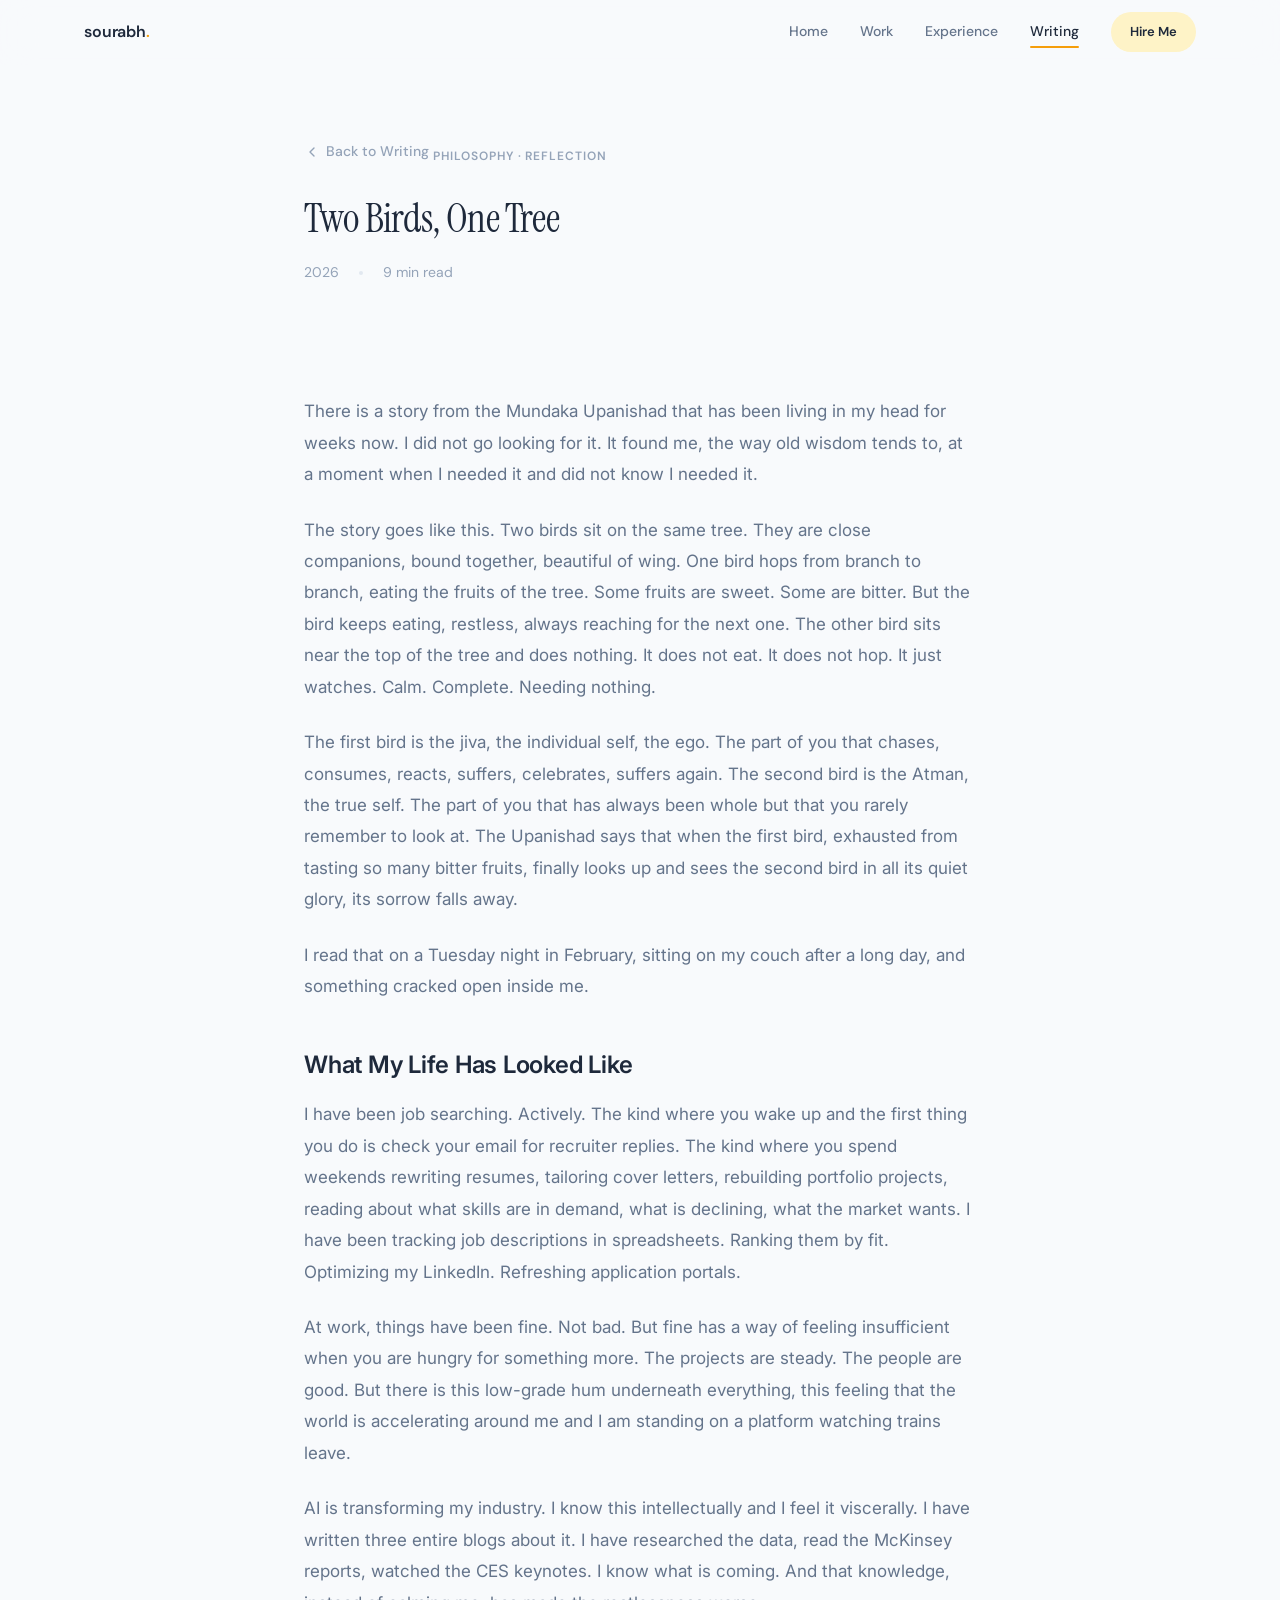
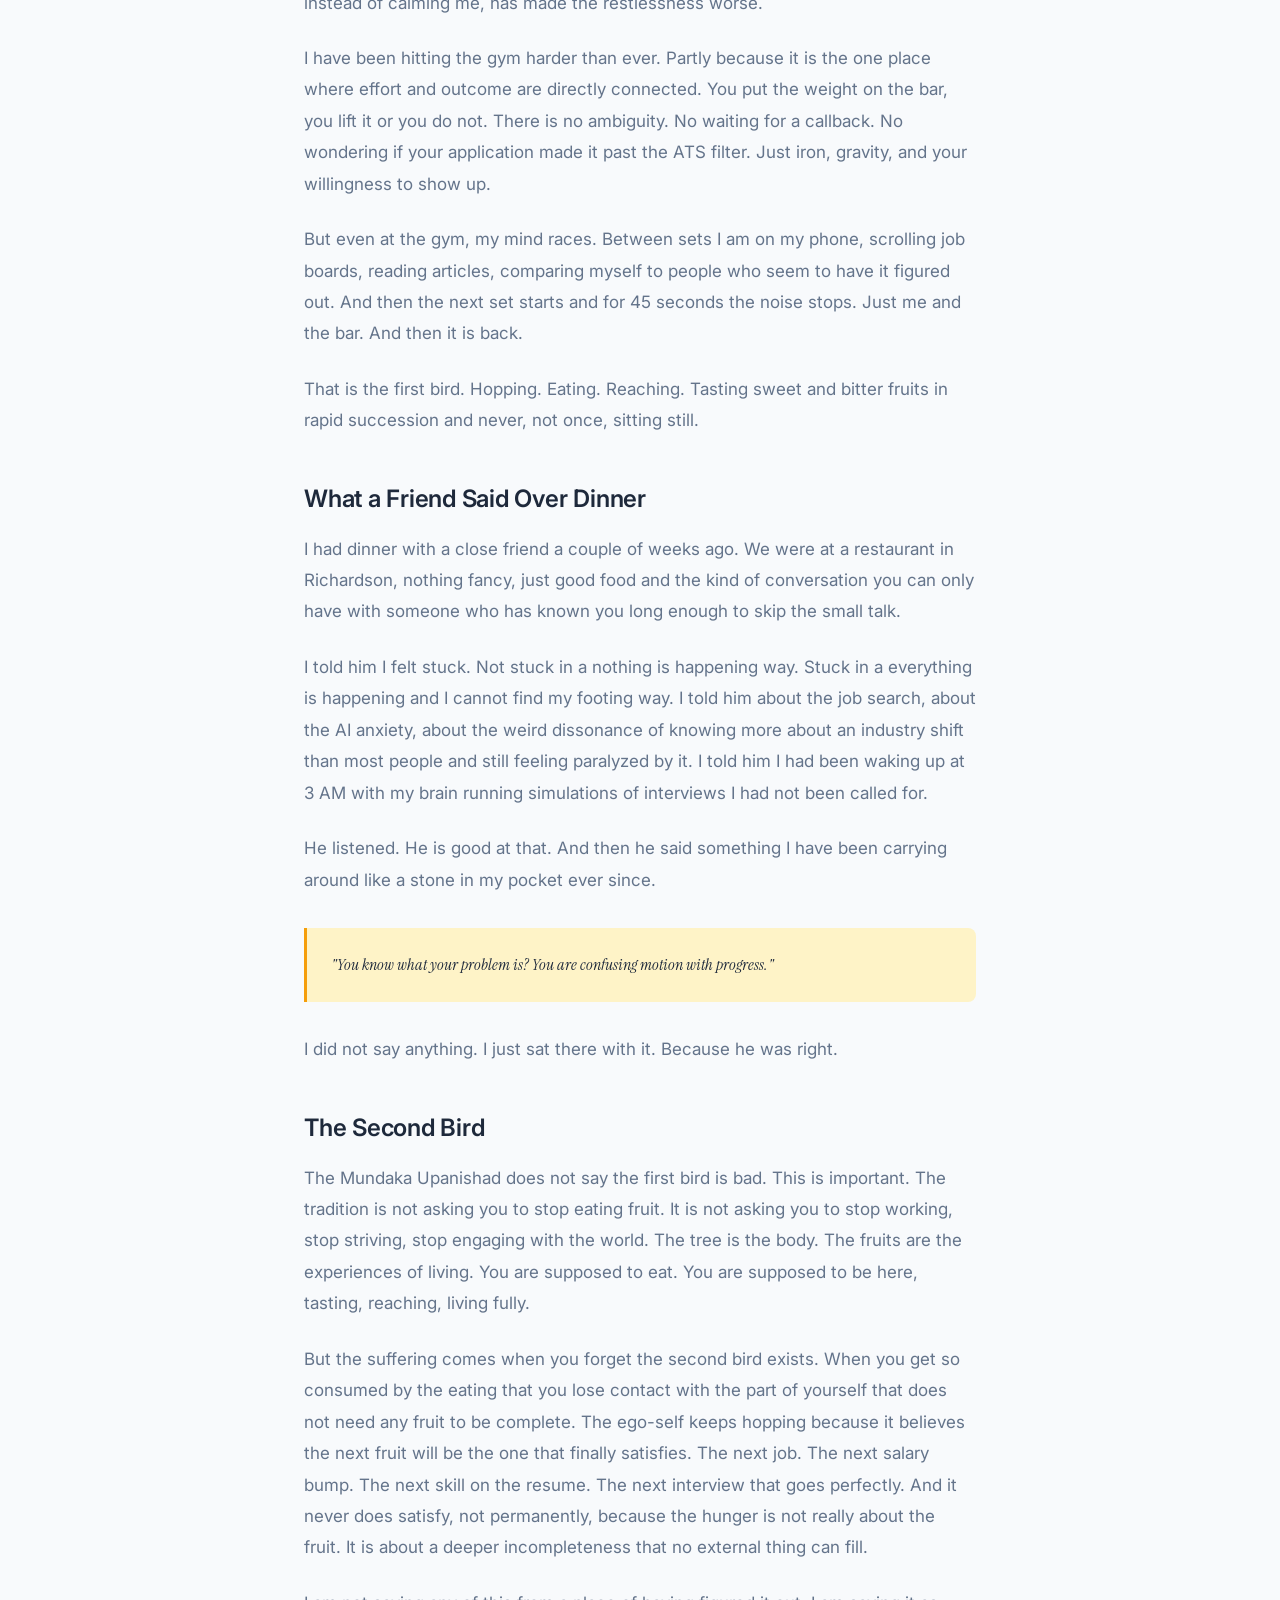
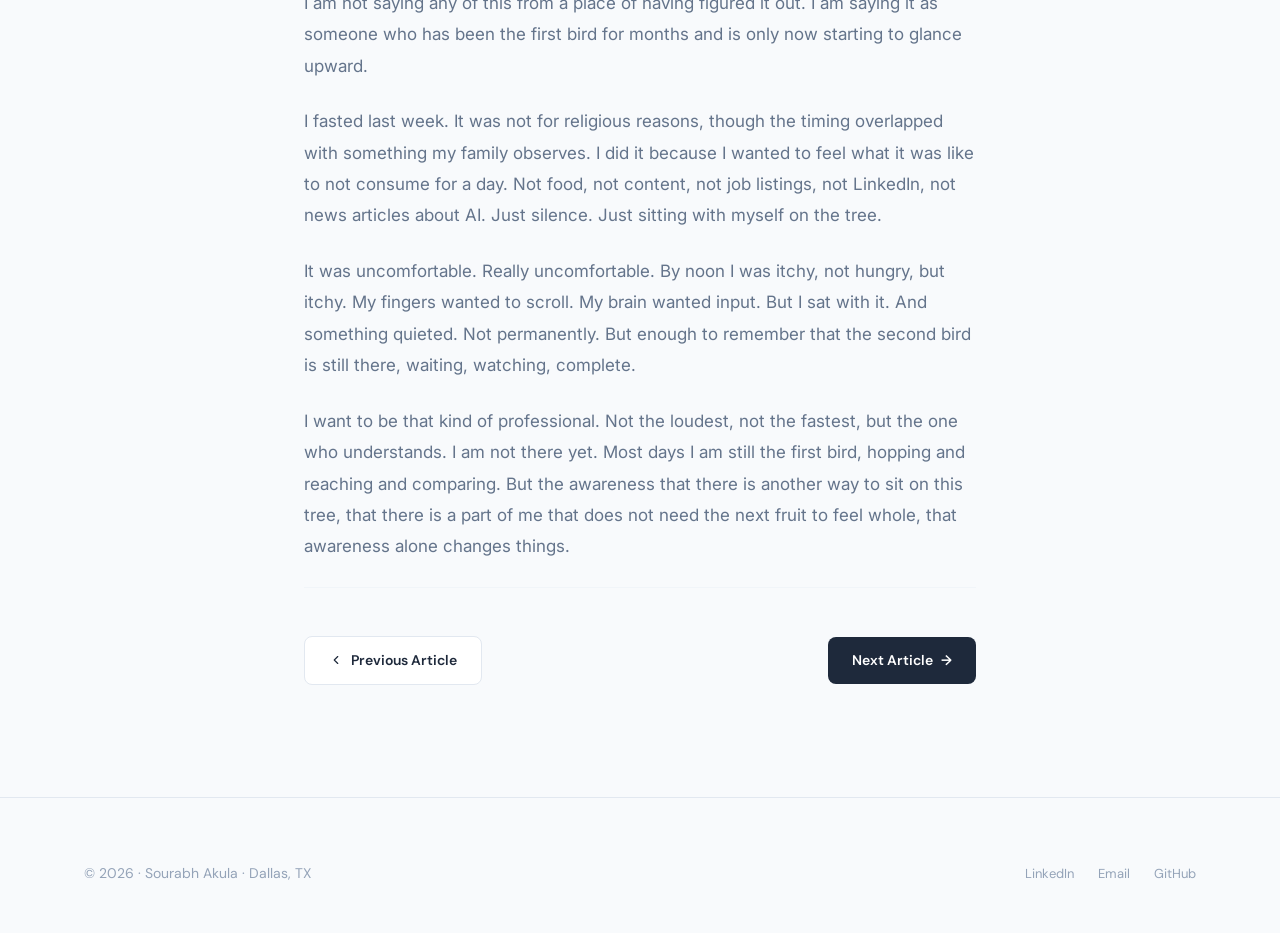
<file: article-two-birds.html>
<!DOCTYPE html>
<html lang="en">
<head>
  <meta charset="UTF-8">
  <meta name="viewport" content="width=device-width, initial-scale=1.0">
  <title>Two Birds, One Tree | Sourabh Akula</title>
  <link rel="stylesheet" href="css/styles.css">
  <link rel="icon" href="data:image/svg+xml,<svg xmlns='http://www.w3.org/2000/svg' viewBox='0 0 100 100'><text y='.9em' font-size='90'>S</text></svg>">
</head>
<body>
  <div class="page-transition" id="pageTransition"></div>

  <nav class="nav" id="nav">
    <div class="nav__inner">
      <a href="index.html" class="nav__logo">sourabh<span>.</span></a>
      <div class="nav__links" id="navLinks">
        <a href="index.html" class="nav__link">Home</a>
        <a href="work.html" class="nav__link">Work</a>
        <a href="experience.html" class="nav__link">Experience</a>
        <a href="writing.html" class="nav__link active">Writing</a>
        <a href="contact.html" class="nav__cta">Hire Me</a>
      </div>
      <button class="nav__toggle" id="navToggle" aria-label="Toggle menu">
        <span></span><span></span><span></span>
      </button>
    </div>
  </nav>

  <!-- Article Hero -->
  <section class="article-hero">
    <div class="container container--narrow">
      <a href="writing.html" class="back-link reveal">
        <svg width="16" height="16" viewBox="0 0 24 24" fill="none" stroke="currentColor" stroke-width="2" stroke-linecap="round" stroke-linejoin="round"><polyline points="15 18 9 12 15 6"/></svg>
        Back to Writing
      </a>
      <span class="label reveal reveal-delay-1">Philosophy &middot; Reflection</span>
      <h1 class="reveal reveal-delay-2">Two Birds, One Tree</h1>
      <div class="article-meta reveal reveal-delay-3">
        <span>2026</span>
        <span class="article-meta__sep"></span>
        <span>9 min read</span>
      </div>
    </div>
  </section>

  <!-- Article Body -->
  <section class="article-body">
    <div class="container container--narrow">

      <p>There is a story from the Mundaka Upanishad that has been living in my head for weeks now. I did not go looking for it. It found me, the way old wisdom tends to, at a moment when I needed it and did not know I needed it.</p>

      <p>The story goes like this. Two birds sit on the same tree. They are close companions, bound together, beautiful of wing. One bird hops from branch to branch, eating the fruits of the tree. Some fruits are sweet. Some are bitter. But the bird keeps eating, restless, always reaching for the next one. The other bird sits near the top of the tree and does nothing. It does not eat. It does not hop. It just watches. Calm. Complete. Needing nothing.</p>

      <p>The first bird is the jiva, the individual self, the ego. The part of you that chases, consumes, reacts, suffers, celebrates, suffers again. The second bird is the Atman, the true self. The part of you that has always been whole but that you rarely remember to look at. The Upanishad says that when the first bird, exhausted from tasting so many bitter fruits, finally looks up and sees the second bird in all its quiet glory, its sorrow falls away.</p>

      <p>I read that on a Tuesday night in February, sitting on my couch after a long day, and something cracked open inside me.</p>

      <h2>What My Life Has Looked Like</h2>

      <p>I have been job searching. Actively. The kind where you wake up and the first thing you do is check your email for recruiter replies. The kind where you spend weekends rewriting resumes, tailoring cover letters, rebuilding portfolio projects, reading about what skills are in demand, what is declining, what the market wants. I have been tracking job descriptions in spreadsheets. Ranking them by fit. Optimizing my LinkedIn. Refreshing application portals.</p>

      <p>At work, things have been fine. Not bad. But fine has a way of feeling insufficient when you are hungry for something more. The projects are steady. The people are good. But there is this low-grade hum underneath everything, this feeling that the world is accelerating around me and I am standing on a platform watching trains leave.</p>

      <p>AI is transforming my industry. I know this intellectually and I feel it viscerally. I have written three entire blogs about it. I have researched the data, read the McKinsey reports, watched the CES keynotes. I know what is coming. And that knowledge, instead of calming me, has made the restlessness worse.</p>

      <p>I have been hitting the gym harder than ever. Partly because it is the one place where effort and outcome are directly connected. You put the weight on the bar, you lift it or you do not. There is no ambiguity. No waiting for a callback. No wondering if your application made it past the ATS filter. Just iron, gravity, and your willingness to show up.</p>

      <p>But even at the gym, my mind races. Between sets I am on my phone, scrolling job boards, reading articles, comparing myself to people who seem to have it figured out. And then the next set starts and for 45 seconds the noise stops. Just me and the bar. And then it is back.</p>

      <p>That is the first bird. Hopping. Eating. Reaching. Tasting sweet and bitter fruits in rapid succession and never, not once, sitting still.</p>

      <h2>What a Friend Said Over Dinner</h2>

      <p>I had dinner with a close friend a couple of weeks ago. We were at a restaurant in Richardson, nothing fancy, just good food and the kind of conversation you can only have with someone who has known you long enough to skip the small talk.</p>

      <p>I told him I felt stuck. Not stuck in a nothing is happening way. Stuck in a everything is happening and I cannot find my footing way. I told him about the job search, about the AI anxiety, about the weird dissonance of knowing more about an industry shift than most people and still feeling paralyzed by it. I told him I had been waking up at 3 AM with my brain running simulations of interviews I had not been called for.</p>

      <p>He listened. He is good at that. And then he said something I have been carrying around like a stone in my pocket ever since.</p>

      <div class="callout">
        <div class="callout__text">"You know what your problem is? You are confusing motion with progress."</div>
      </div>

      <p>I did not say anything. I just sat there with it. Because he was right.</p>

      <h2>The Second Bird</h2>

      <p>The Mundaka Upanishad does not say the first bird is bad. This is important. The tradition is not asking you to stop eating fruit. It is not asking you to stop working, stop striving, stop engaging with the world. The tree is the body. The fruits are the experiences of living. You are supposed to eat. You are supposed to be here, tasting, reaching, living fully.</p>

      <p>But the suffering comes when you forget the second bird exists. When you get so consumed by the eating that you lose contact with the part of yourself that does not need any fruit to be complete. The ego-self keeps hopping because it believes the next fruit will be the one that finally satisfies. The next job. The next salary bump. The next skill on the resume. The next interview that goes perfectly. And it never does satisfy, not permanently, because the hunger is not really about the fruit. It is about a deeper incompleteness that no external thing can fill.</p>

      <p>I am not saying any of this from a place of having figured it out. I am saying it as someone who has been the first bird for months and is only now starting to glance upward.</p>

      <p>I fasted last week. It was not for religious reasons, though the timing overlapped with something my family observes. I did it because I wanted to feel what it was like to not consume for a day. Not food, not content, not job listings, not LinkedIn, not news articles about AI. Just silence. Just sitting with myself on the tree.</p>

      <p>It was uncomfortable. Really uncomfortable. By noon I was itchy, not hungry, but itchy. My fingers wanted to scroll. My brain wanted input. But I sat with it. And something quieted. Not permanently. But enough to remember that the second bird is still there, waiting, watching, complete.</p>

      <p>I want to be that kind of professional. Not the loudest, not the fastest, but the one who understands. I am not there yet. Most days I am still the first bird, hopping and reaching and comparing. But the awareness that there is another way to sit on this tree, that there is a part of me that does not need the next fruit to feel whole, that awareness alone changes things.</p>

      <!-- Article Nav -->
      <div class="article-nav">
        <a href="article-hardware-awakening.html" class="btn btn--secondary">
          <svg width="14" height="14" viewBox="0 0 24 24" fill="none" stroke="currentColor" stroke-width="2" stroke-linecap="round" stroke-linejoin="round"><polyline points="15 18 9 12 15 6"/></svg>
          Previous Article
        </a>
        <a href="article-thrive-or-perish.html" class="btn btn--primary">
          Next Article
          <span class="btn__arrow">&rarr;</span>
        </a>
      </div>

    </div>
  </section>

  <footer class="footer">
    <div class="container">
      <div class="footer__inner">
        <div class="footer__left">&copy; 2026 &middot; Sourabh Akula &middot; Dallas, TX</div>
        <div class="footer__links">
          <a href="https://www.linkedin.com/in/sourabhakula/" target="_blank" rel="noopener" class="footer__link">LinkedIn</a>
          <a href="mailto:akulasourab5@gmail.com" class="footer__link">Email</a>
          <a href="https://github.com/sourabhakula" target="_blank" rel="noopener" class="footer__link">GitHub</a>
        </div>
      </div>
    </div>
  </footer>

  <script src="js/main.js"></script>
</body>
</html>
</file>
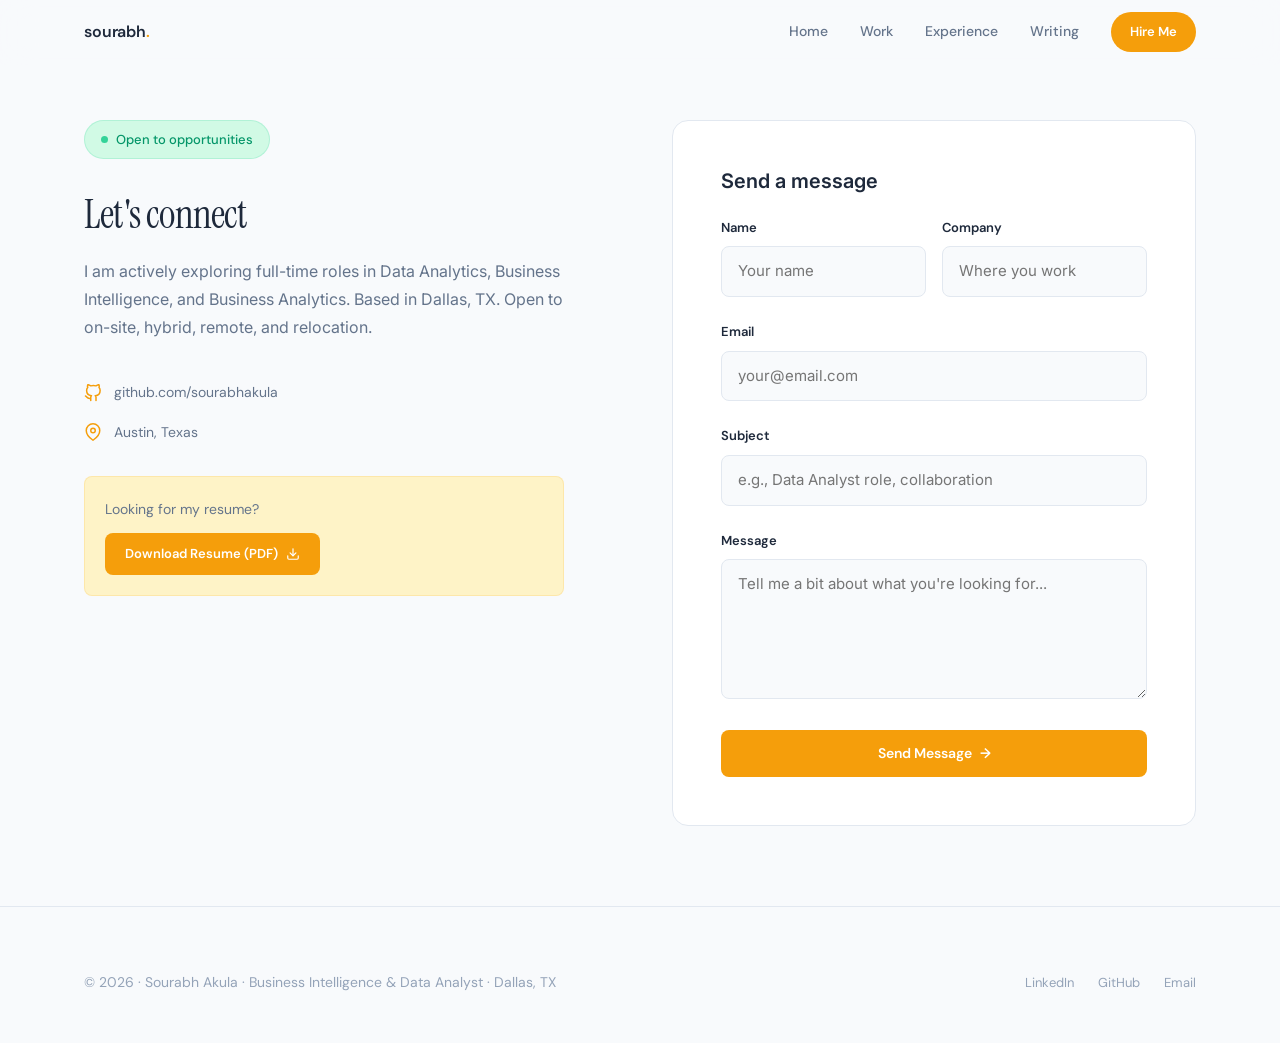
<file: contact.html>
<!DOCTYPE html>
<html lang="en">
<head>
  <meta charset="UTF-8">
  <meta name="viewport" content="width=device-width, initial-scale=1.0">
  <title>Contact | Sourabh Akula</title>
  <meta name="description" content="Get in touch. Exploring Data Analytics, BI, and Business Analytics roles. Based in Dallas, TX.">
  <link rel="stylesheet" href="css/styles.css">
  <link rel="icon" href="data:image/svg+xml,<svg xmlns='http://www.w3.org/2000/svg' viewBox='0 0 100 100'><text y='.9em' font-size='90'>S</text></svg>">
</head>
<body>
  <div class="page-transition" id="pageTransition"></div>

  <nav class="nav" id="nav">
    <div class="nav__inner">
      <a href="index.html" class="nav__logo">sourabh<span>.</span></a>
      <div class="nav__links" id="navLinks">
        <a href="index.html" class="nav__link">Home</a>
        <a href="work.html" class="nav__link">Work</a>
        <a href="experience.html" class="nav__link">Experience</a>
        <a href="writing.html" class="nav__link">Writing</a>
        <a href="contact.html" class="nav__cta" style="background: var(--accent-warm); color: white;">Hire Me</a>
      </div>
      <button class="nav__toggle" id="navToggle" aria-label="Toggle menu">
        <span></span><span></span><span></span>
      </button>
    </div>
  </nav>

  <!-- Contact Section -->
  <section class="contact-section" style="padding-top: 120px;">
    <div class="container">
      <div class="grid-2" style="gap: 64px; align-items: start;">

        <div class="contact-intro reveal">
          <div class="availability" style="margin-bottom: 32px;">
            <span class="dot"></span>
            Open to opportunities
          </div>

          <h1 style="font-size: 40px;">
            Let's <span class="accent">connect</span>
          </h1>
          <p>
            I am actively exploring full-time roles in Data Analytics, Business Intelligence,
            and Business Analytics. Based in Dallas, TX. Open to on-site, hybrid, remote,
            and relocation.
          </p>

          <div class="contact-links">
            <a href="https://github.com/sourabhakula" target="_blank" rel="noopener" class="contact-link-item">
              <svg width="18" height="18" viewBox="0 0 24 24" fill="none" stroke="currentColor" stroke-width="2" stroke-linecap="round" stroke-linejoin="round"><path d="M9 19c-5 1.5-5-2.5-7-3m14 6v-3.87a3.37 3.37 0 00-.94-2.61c3.14-.35 6.44-1.54 6.44-7A5.44 5.44 0 0020 4.77 5.07 5.07 0 0019.91 1S18.73.65 16 2.48a13.38 13.38 0 00-7 0C6.27.65 5.09 1 5.09 1A5.07 5.07 0 005 4.77a5.44 5.44 0 00-1.5 3.78c0 5.42 3.3 6.61 6.44 7A3.37 3.37 0 009 18.13V22"/></svg>
              github.com/sourabhakula
            </a>
            <div class="contact-link-item" style="cursor: default;">
              <svg width="18" height="18" viewBox="0 0 24 24" fill="none" stroke="currentColor" stroke-width="2" stroke-linecap="round" stroke-linejoin="round"><path d="M21 10c0 7-9 13-9 13s-9-6-9-13a9 9 0 0118 0z"/><circle cx="12" cy="10" r="3"/></svg>
              Austin, Texas
            </div>
          </div>

          <!-- Resume Download -->
          <div style="margin-top: 32px; padding: 20px; background: var(--accent-soft); border-radius: var(--radius-sm); border: 1px solid rgba(245,158,11,0.15);">
            <p style="font-size: 14px; color: var(--text-secondary); margin-bottom: 12px; font-family: var(--font-secondary);">
              Looking for my resume?
            </p>
            <a href="Sourabh_Akula_Resume.pdf" target="_blank" rel="noopener" class="btn btn--warm" style="font-size: 13px; padding: 10px 20px;">
              Download Resume (PDF)
              <svg width="14" height="14" viewBox="0 0 24 24" fill="none" stroke="currentColor" stroke-width="2" stroke-linecap="round" stroke-linejoin="round"><path d="M21 15v4a2 2 0 01-2 2H5a2 2 0 01-2-2v-4"/><polyline points="7 10 12 15 17 10"/><line x1="12" y1="15" x2="12" y2="3"/></svg>
            </a>
          </div>
        </div>

        <!-- Contact Form -->
        <div class="contact-form reveal reveal-delay-2">
          <h3 style="margin-bottom: 24px;">Send a message</h3>
          <form id="contactForm" onsubmit="handleSubmit(event)">
            <div class="grid-2" style="gap: 16px;">
              <div class="form-group">
                <label for="name">Name</label>
                <input type="text" id="name" name="name" placeholder="Your name" required>
              </div>
              <div class="form-group">
                <label for="company">Company</label>
                <input type="text" id="company" name="company" placeholder="Where you work">
              </div>
            </div>
            <div class="form-group">
              <label for="email">Email</label>
              <input type="email" id="email" name="email" placeholder="your@email.com" required>
            </div>
            <div class="form-group">
              <label for="subject">Subject</label>
              <input type="text" id="subject" name="subject" placeholder="e.g., Data Analyst role, collaboration">
            </div>
            <div class="form-group">
              <label for="message">Message</label>
              <textarea id="message" name="message" placeholder="Tell me a bit about what you're looking for..." required></textarea>
            </div>
            <button type="submit" class="btn btn--warm" style="width: 100%; justify-content: center;">
              Send Message
              <span class="btn__arrow">&rarr;</span>
            </button>
          </form>
          <div id="formSuccess" style="display: none; text-align: center; padding: 48px 24px;">
            <div style="font-size: 40px; margin-bottom: 16px;">&#10003;</div>
            <h3 style="margin-bottom: 8px; color: #059669;">Message received</h3>
            <p style="color: var(--text-secondary); font-size: 14px;">
              Thanks for reaching out. I'll get back to you within 24 hours.
            </p>
          </div>
        </div>

      </div>
    </div>
  </section>

  <footer class="footer" style="margin-top: 80px;">
    <div class="container">
      <div class="footer__inner">
        <div class="footer__left">&copy; 2026 &middot; Sourabh Akula &middot; Business Intelligence &amp; Data Analyst &middot; Dallas, TX</div>
        <div class="footer__links">
          <a href="https://www.linkedin.com/in/sourabhakula/" target="_blank" rel="noopener" class="footer__link">LinkedIn</a>
          <a href="https://github.com/sourabhakula" target="_blank" rel="noopener" class="footer__link">GitHub</a>
          <a href="mailto:akulasourab5@gmail.com" class="footer__link">Email</a>
        </div>
      </div>
    </div>
  </footer>

  <script src="js/main.js"></script>
</body>
</html>
</file>
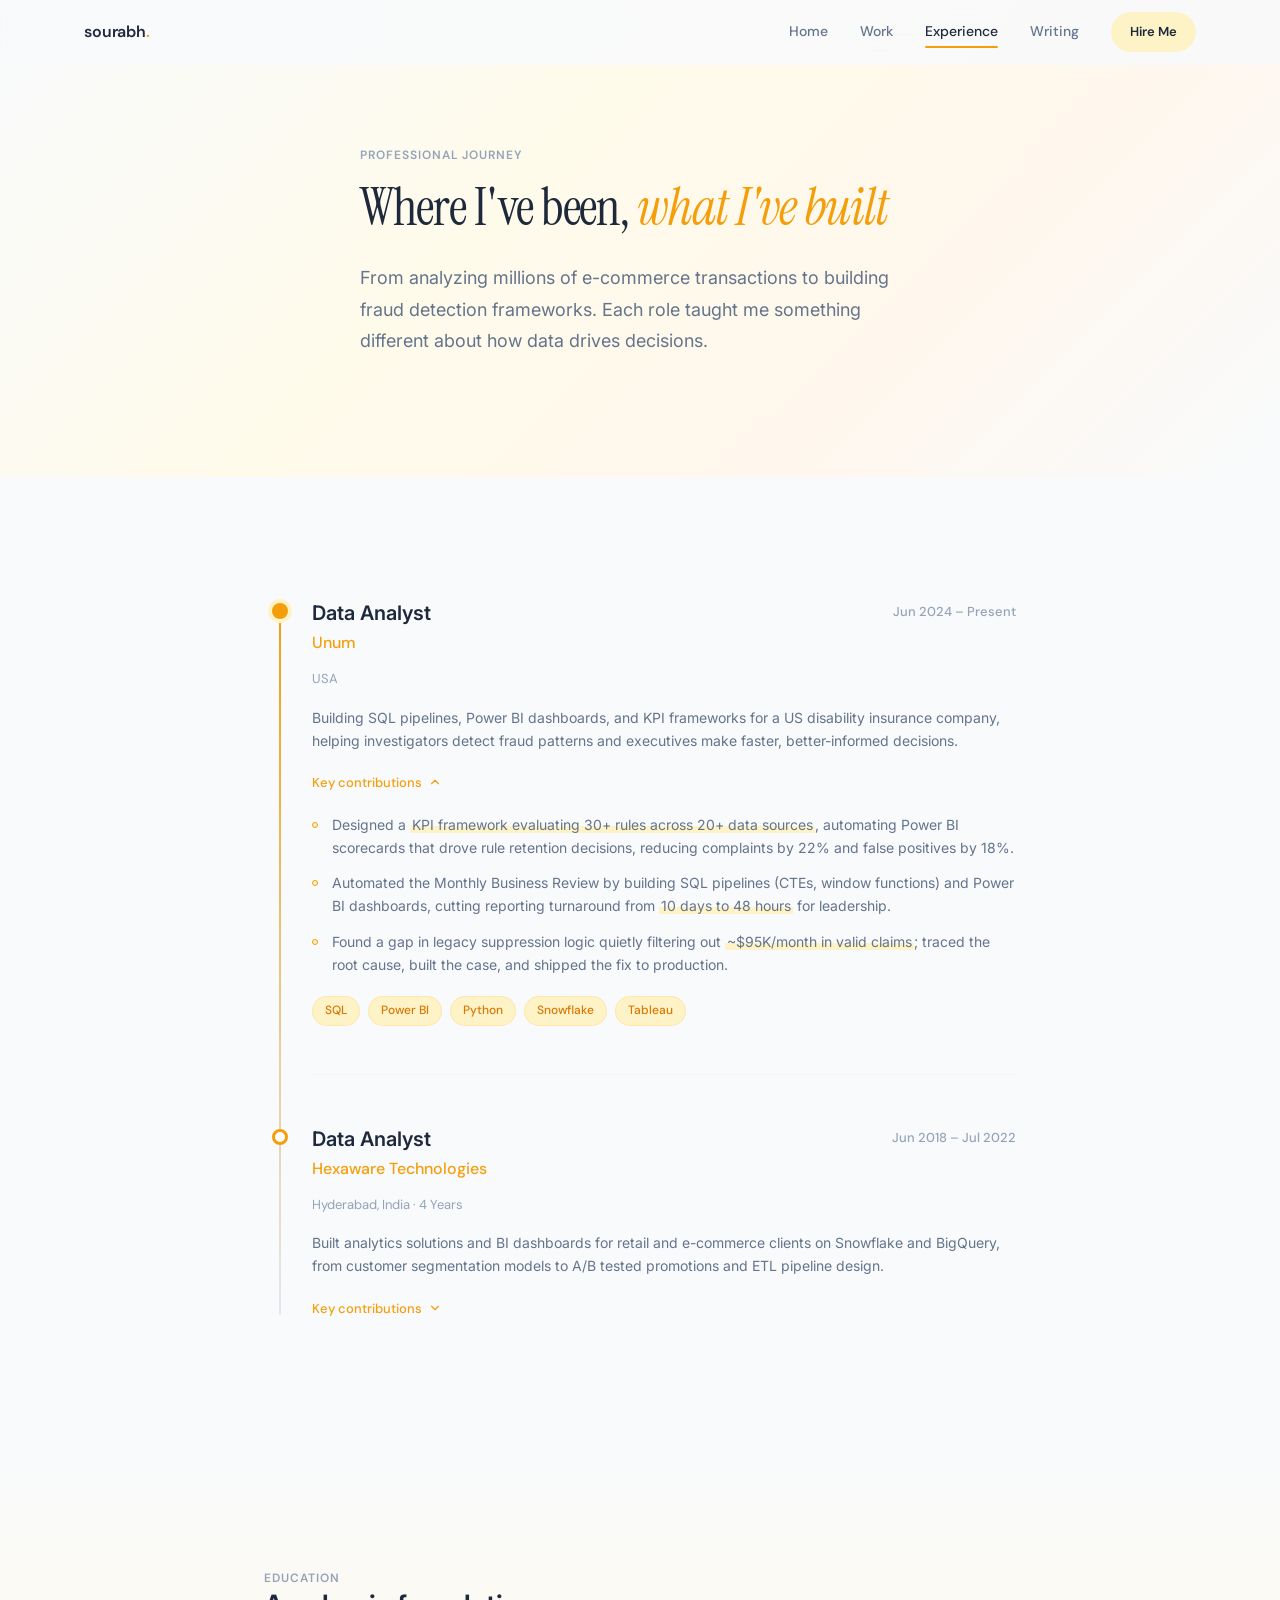
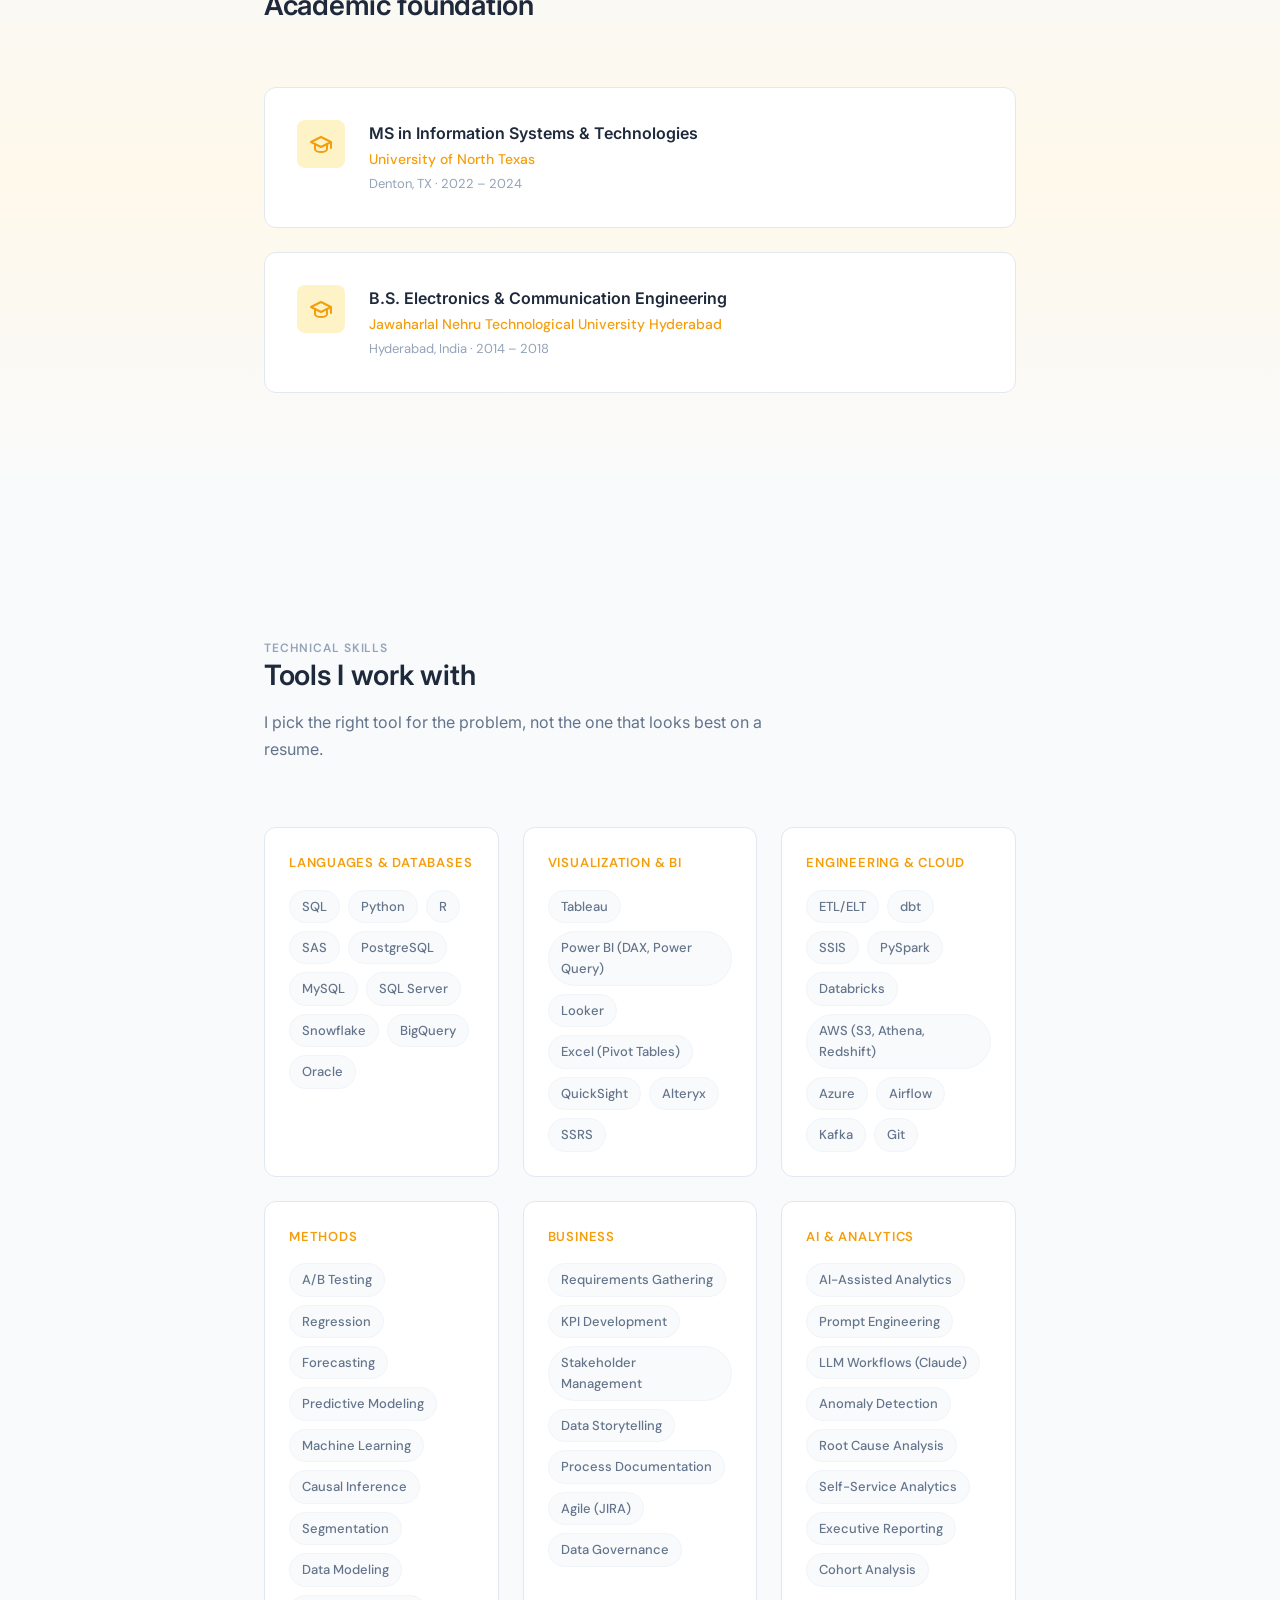
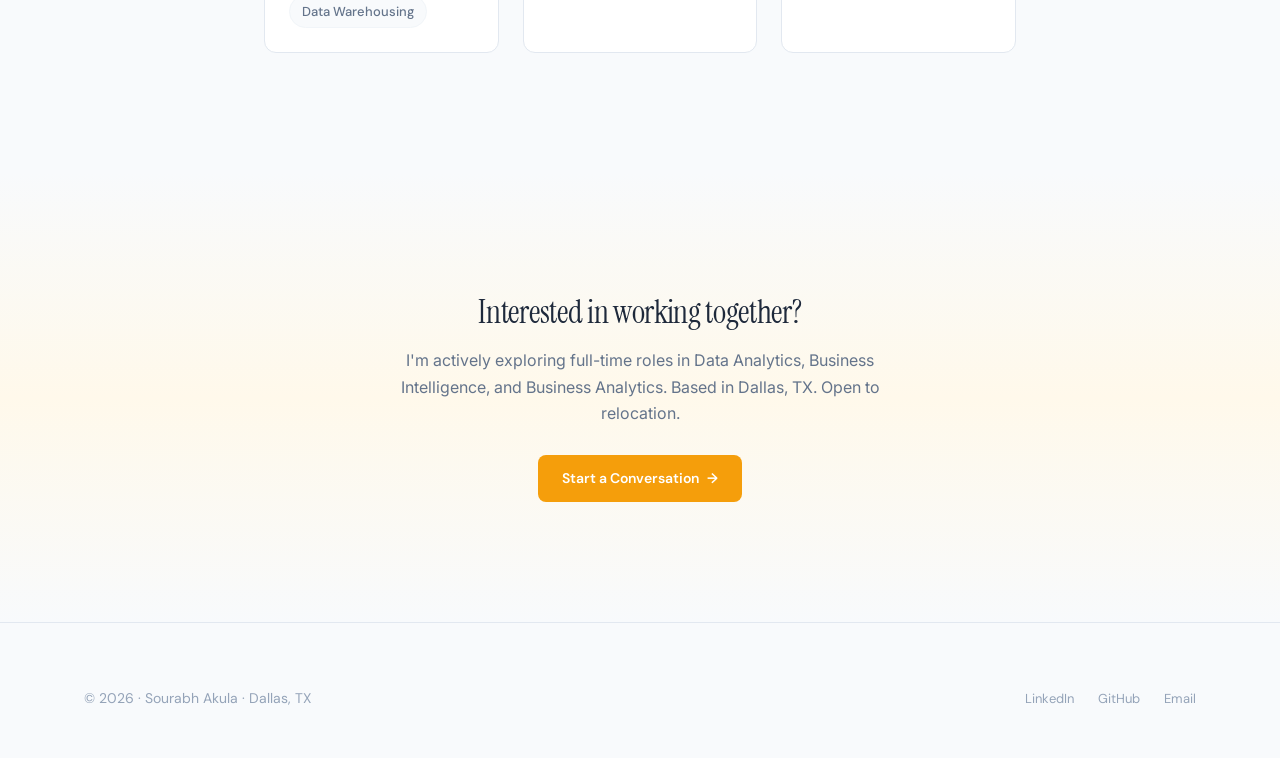
<file: experience.html>
<!DOCTYPE html>
<html lang="en">
<head>
  <meta charset="UTF-8">
  <meta name="viewport" content="width=device-width, initial-scale=1.0">
  <title>Experience | Sourabh Akula</title>
  <meta name="description" content="Professional journey: fraud analytics, e-commerce, operational intelligence.">
  <link rel="stylesheet" href="css/styles.css">
  <link rel="icon" href="data:image/svg+xml,<svg xmlns='http://www.w3.org/2000/svg' viewBox='0 0 100 100'><text y='.9em' font-size='90'>S</text></svg>">
</head>
<body>
  <div class="page-transition" id="pageTransition"></div>

  <nav class="nav" id="nav">
    <div class="nav__inner">
      <a href="index.html" class="nav__logo">sourabh<span>.</span></a>
      <div class="nav__links" id="navLinks">
        <a href="index.html" class="nav__link">Home</a>
        <a href="work.html" class="nav__link">Work</a>
        <a href="experience.html" class="nav__link active">Experience</a>
        <a href="writing.html" class="nav__link">Writing</a>
        <a href="contact.html" class="nav__cta">Hire Me</a>
      </div>
      <button class="nav__toggle" id="navToggle" aria-label="Toggle menu">
        <span></span><span></span><span></span>
      </button>
    </div>
  </nav>

  <!-- Header -->
  <section class="hero bg-hero-gradient" style="min-height: auto; padding: 140px 0 80px;">
    <div class="container">
      <div class="hero__content" style="max-width: 600px;">
        <span class="label reveal">Professional Journey</span>
        <h1 class="reveal reveal-delay-1" style="margin-top: 12px;">
          Where I've been, <span class="accent">what I've built</span>
        </h1>
        <p class="hero__description reveal reveal-delay-2">
          From analyzing millions of e-commerce transactions to building fraud detection
          frameworks. Each role taught me something different about how data drives decisions.
        </p>
      </div>
    </div>
  </section>

  <!-- Timeline -->
  <section class="section">
    <div class="container" style="max-width: 800px;">

      <div class="timeline">
        <!-- Role 1: Unum -->
        <div class="timeline-item reveal" data-expanded="true">
          <div class="timeline-item__dot"></div>
          <div class="timeline-item__header" onclick="toggleTimeline(this)">
            <div>
              <div class="timeline-item__role">Data Analyst</div>
              <div class="timeline-item__company">Unum</div>
            </div>
            <div class="timeline-item__date">Jun 2024 – Present</div>
          </div>
          <div class="timeline-item__location">USA</div>
          <p class="body-sm" style="margin-bottom: 16px;">
            Building SQL pipelines, Power BI dashboards, and KPI frameworks for a US disability
            insurance company, helping investigators detect fraud patterns and executives make
            faster, better-informed decisions.
          </p>

          <div class="timeline-item__toggle open" onclick="toggleTimeline(this)">
            <span>Key contributions</span>
            <svg width="14" height="14" viewBox="0 0 24 24" fill="none" stroke="currentColor" stroke-width="2" stroke-linecap="round" stroke-linejoin="round"><polyline points="6 9 12 15 18 9"/></svg>
          </div>

          <div class="timeline-item__details open">
            <ul class="timeline-item__detail-list">
              <li>
                Designed a <span class="highlight-mark">KPI framework evaluating 30+ rules across 20+ data sources</span>, automating Power BI scorecards
                that drove rule retention decisions, reducing complaints by 22% and false positives by 18%.
              </li>
              <li>
                Automated the Monthly Business Review by building SQL pipelines (CTEs, window functions) and Power BI dashboards,
                cutting reporting turnaround from <span class="highlight-mark">10 days to 48 hours</span> for leadership.
              </li>
              <li>
                Found a gap in legacy suppression logic quietly filtering out <span class="highlight-mark">~$95K/month in valid claims</span>;
                traced the root cause, built the case, and shipped the fix to production.
              </li>
            </ul>
            <div class="timeline-item__tools">
              <span class="tool-tag">SQL</span>
              <span class="tool-tag">Power BI</span>
              <span class="tool-tag">Python</span>
              <span class="tool-tag">Snowflake</span>
              <span class="tool-tag">Tableau</span>
            </div>
          </div>
        </div>

        <!-- Role 2: Hexaware -->
        <div class="timeline-item reveal">
          <div class="timeline-item__dot"></div>
          <div class="timeline-item__header" onclick="toggleTimeline(this)">
            <div>
              <div class="timeline-item__role">Data Analyst</div>
              <div class="timeline-item__company">Hexaware Technologies</div>
            </div>
            <div class="timeline-item__date">Jun 2018 – Jul 2022</div>
          </div>
          <div class="timeline-item__location">Hyderabad, India &middot; 4 Years</div>
          <p class="body-sm" style="margin-bottom: 16px;">
            Built analytics solutions and BI dashboards for retail and e-commerce clients
            on Snowflake and BigQuery, from customer segmentation models to A/B tested
            promotions and ETL pipeline design.
          </p>

          <div class="timeline-item__toggle" onclick="toggleTimeline(this)">
            <span>Key contributions</span>
            <svg width="14" height="14" viewBox="0 0 24 24" fill="none" stroke="currentColor" stroke-width="2" stroke-linecap="round" stroke-linejoin="round"><polyline points="6 9 12 15 18 9"/></svg>
          </div>

          <div class="timeline-item__details">
            <ul class="timeline-item__detail-list">
              <li>
                Analyzed <span class="highlight-mark">3M+ retail and e-commerce transactions</span> in SQL and Python to map customer journeys and funnel
                dropoffs; findings drove a UX overhaul that lifted conversion by 12%.
              </li>
              <li>
                Built segmentation and churn models across <span class="highlight-mark">500K customer profiles</span> that marketing used to target
                high-risk users, lifting repeat purchases by 10% and reducing churn by 8%.
              </li>
              <li>
                Designed ETL/ELT pipelines on Snowflake processing <span class="highlight-mark">10TB+ of data across 5 teams</span>,
                improving reporting accuracy by 35% and cutting retrieval time by 40%.
              </li>
            </ul>
            <div class="timeline-item__tools">
              <span class="tool-tag">SQL</span>
              <span class="tool-tag">Python</span>
              <span class="tool-tag">Tableau</span>
              <span class="tool-tag">Power BI</span>
              <span class="tool-tag">Snowflake</span>
              <span class="tool-tag">BigQuery</span>
              <span class="tool-tag">R</span>
            </div>
          </div>
        </div>
      </div>

    </div>
  </section>

  <!-- Education -->
  <section class="section bg-warm-gradient">
    <div class="container" style="max-width: 800px;">
      <div class="section-header reveal">
        <span class="label">Education</span>
        <h2>Academic foundation</h2>
      </div>
      <div style="display: grid; gap: 24px;">
        <div class="education-card reveal reveal-delay-1">
          <div class="education-card__icon">
            <svg width="24" height="24" viewBox="0 0 24 24" fill="none" stroke="currentColor" stroke-width="2" stroke-linecap="round" stroke-linejoin="round"><path d="M22 10v6M2 10l10-5 10 5-10 5z"/><path d="M6 12v5c0 1.66 2.69 3 6 3s6-1.34 6-3v-5"/></svg>
          </div>
          <div>
            <div class="education-card__degree">MS in Information Systems & Technologies</div>
            <div class="education-card__school">University of North Texas</div>
            <div class="education-card__location">Denton, TX &middot; 2022 – 2024</div>
          </div>
        </div>
        <div class="education-card reveal reveal-delay-2">
          <div class="education-card__icon">
            <svg width="24" height="24" viewBox="0 0 24 24" fill="none" stroke="currentColor" stroke-width="2" stroke-linecap="round" stroke-linejoin="round"><path d="M22 10v6M2 10l10-5 10 5-10 5z"/><path d="M6 12v5c0 1.66 2.69 3 6 3s6-1.34 6-3v-5"/></svg>
          </div>
          <div>
            <div class="education-card__degree">B.S. Electronics & Communication Engineering</div>
            <div class="education-card__school">Jawaharlal Nehru Technological University Hyderabad</div>
            <div class="education-card__location">Hyderabad, India &middot; 2014 – 2018</div>
          </div>
        </div>
      </div>
    </div>
  </section>

  <!-- Skills -->
  <section class="section">
    <div class="container" style="max-width: 800px;">
      <div class="section-header reveal">
        <span class="label">Technical Skills</span>
        <h2>Tools I work with</h2>
        <p>I pick the right tool for the problem, not the one that looks best on a resume.</p>
      </div>
      <div class="skills-grid reveal reveal-delay-1">
        <div class="skill-group">
          <div class="skill-group__title">Languages & Databases</div>
          <div class="skill-group__items">
            <span class="skill-item">SQL</span>
            <span class="skill-item">Python</span>
            <span class="skill-item">R</span>
            <span class="skill-item">SAS</span>
            <span class="skill-item">PostgreSQL</span>
            <span class="skill-item">MySQL</span>
            <span class="skill-item">SQL Server</span>
            <span class="skill-item">Snowflake</span>
            <span class="skill-item">BigQuery</span>
            <span class="skill-item">Oracle</span>
          </div>
        </div>
        <div class="skill-group">
          <div class="skill-group__title">Visualization & BI</div>
          <div class="skill-group__items">
            <span class="skill-item">Tableau</span>
            <span class="skill-item">Power BI (DAX, Power Query)</span>
            <span class="skill-item">Looker</span>
            <span class="skill-item">Excel (Pivot Tables)</span>
            <span class="skill-item">QuickSight</span>
            <span class="skill-item">Alteryx</span>
            <span class="skill-item">SSRS</span>
          </div>
        </div>
        <div class="skill-group">
          <div class="skill-group__title">Engineering & Cloud</div>
          <div class="skill-group__items">
            <span class="skill-item">ETL/ELT</span>
            <span class="skill-item">dbt</span>
            <span class="skill-item">SSIS</span>
            <span class="skill-item">PySpark</span>
            <span class="skill-item">Databricks</span>
            <span class="skill-item">AWS (S3, Athena, Redshift)</span>
            <span class="skill-item">Azure</span>
            <span class="skill-item">Airflow</span>
            <span class="skill-item">Kafka</span>
            <span class="skill-item">Git</span>
          </div>
        </div>
      </div>

      <div class="skills-grid reveal reveal-delay-2" style="margin-top: 24px;">
        <div class="skill-group">
          <div class="skill-group__title">Methods</div>
          <div class="skill-group__items">
            <span class="skill-item">A/B Testing</span>
            <span class="skill-item">Regression</span>
            <span class="skill-item">Forecasting</span>
            <span class="skill-item">Predictive Modeling</span>
            <span class="skill-item">Machine Learning</span>
            <span class="skill-item">Causal Inference</span>
            <span class="skill-item">Segmentation</span>
            <span class="skill-item">Data Modeling</span>
            <span class="skill-item">Data Warehousing</span>
          </div>
        </div>
        <div class="skill-group">
          <div class="skill-group__title">Business</div>
          <div class="skill-group__items">
            <span class="skill-item">Requirements Gathering</span>
            <span class="skill-item">KPI Development</span>
            <span class="skill-item">Stakeholder Management</span>
            <span class="skill-item">Data Storytelling</span>
            <span class="skill-item">Process Documentation</span>
            <span class="skill-item">Agile (JIRA)</span>
            <span class="skill-item">Data Governance</span>
          </div>
        </div>
        <div class="skill-group">
          <div class="skill-group__title">AI & Analytics</div>
          <div class="skill-group__items">
            <span class="skill-item">AI-Assisted Analytics</span>
            <span class="skill-item">Prompt Engineering</span>
            <span class="skill-item">LLM Workflows (Claude)</span>
            <span class="skill-item">Anomaly Detection</span>
            <span class="skill-item">Root Cause Analysis</span>
            <span class="skill-item">Self-Service Analytics</span>
            <span class="skill-item">Executive Reporting</span>
            <span class="skill-item">Cohort Analysis</span>
          </div>
        </div>
      </div>
    </div>
  </section>

  <!-- CTA -->
  <section class="section bg-warm-gradient">
    <div class="container" style="text-align: center;">
      <div class="reveal">
        <h2 style="font-family: var(--font-accent); font-weight: 400; font-size: 32px; margin-bottom: 16px;">
          Interested in working together?
        </h2>
        <p style="color: var(--text-secondary); max-width: 480px; margin: 0 auto 28px;">
          I'm actively exploring full-time roles in Data Analytics, Business Intelligence,
          and Business Analytics. Based in Dallas, TX. Open to relocation.
        </p>
        <a href="contact.html" class="btn btn--warm">
          Start a Conversation
          <span class="btn__arrow">&rarr;</span>
        </a>
      </div>
    </div>
  </section>

  <footer class="footer">
    <div class="container">
      <div class="footer__inner">
        <div class="footer__left">&copy; 2026 &middot; Sourabh Akula &middot; Dallas, TX</div>
        <div class="footer__links">
          <a href="https://www.linkedin.com/in/sourabhakula/" target="_blank" rel="noopener" class="footer__link">LinkedIn</a>
          <a href="https://github.com/sourabhakula" target="_blank" rel="noopener" class="footer__link">GitHub</a>
          <a href="mailto:akulasourab5@gmail.com" class="footer__link">Email</a>
        </div>
      </div>
    </div>
  </footer>

  <script src="js/main.js"></script>
</body>
</html>
</file>
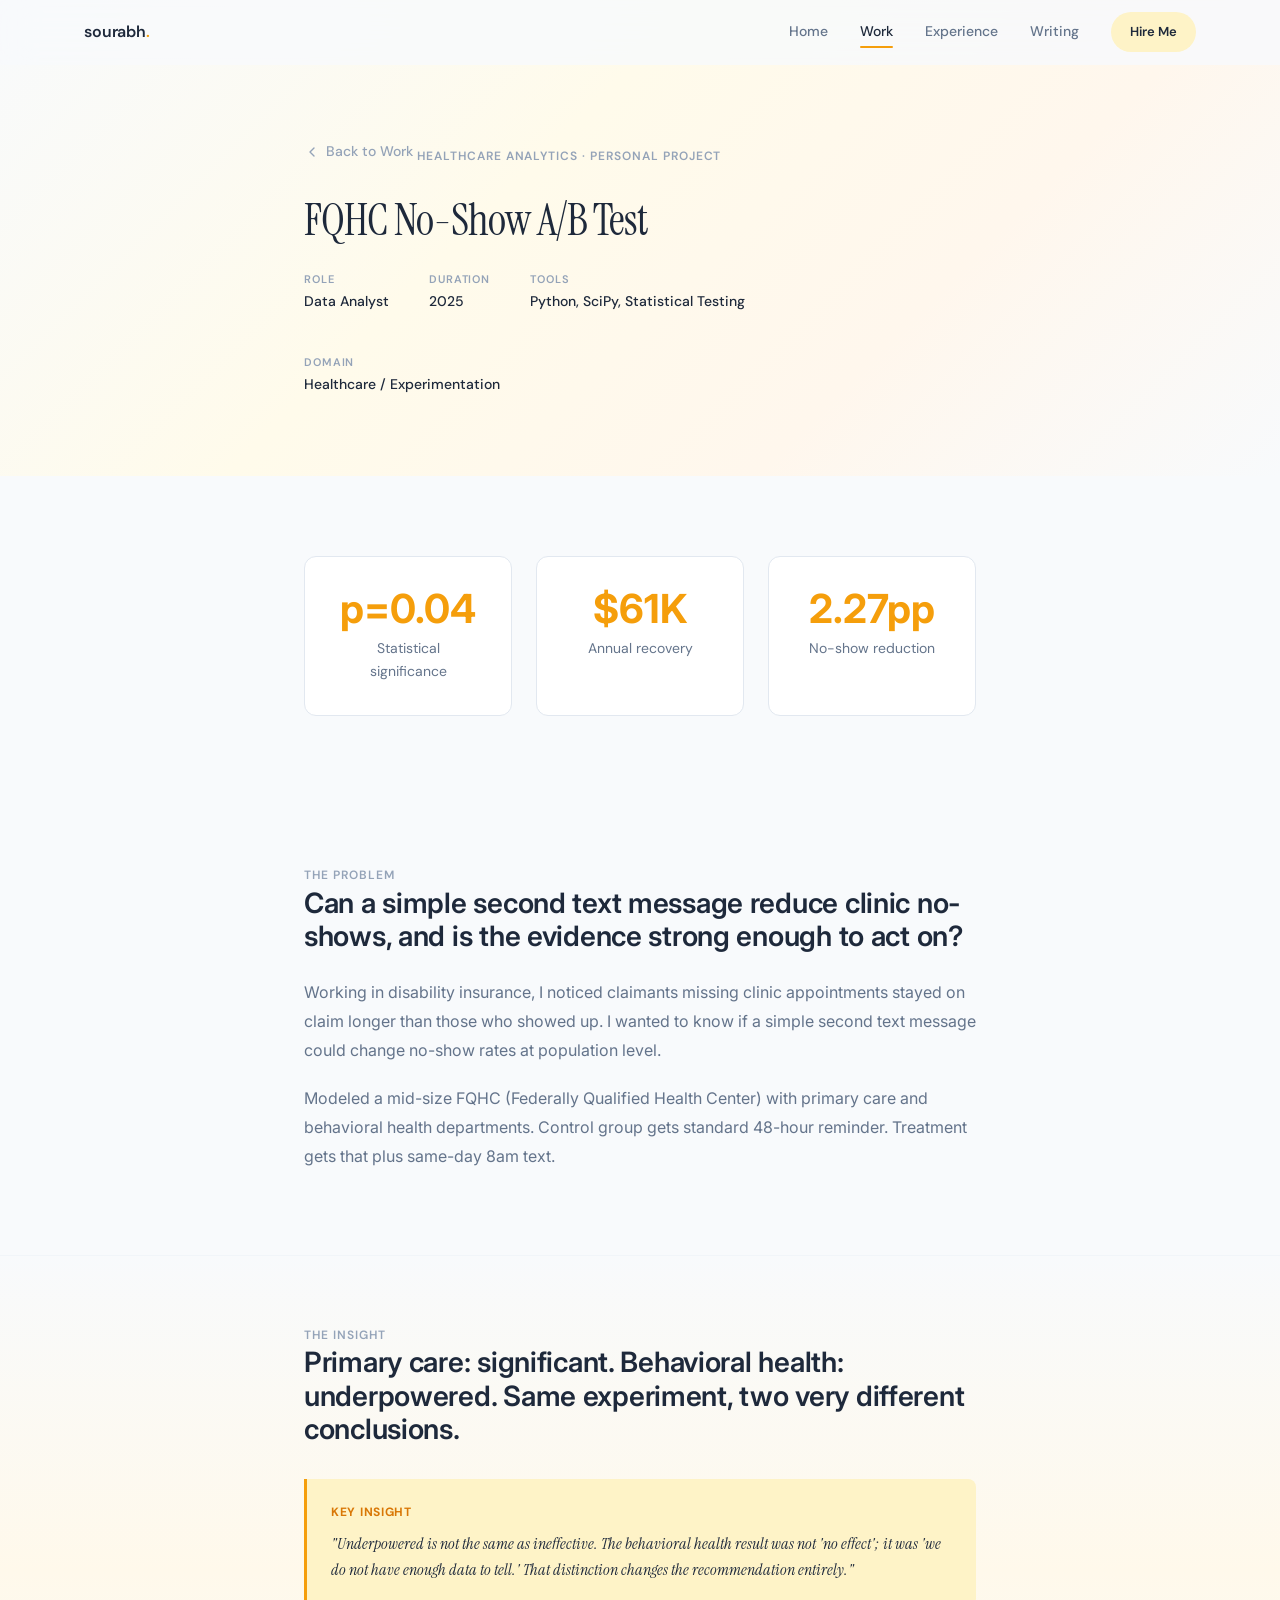
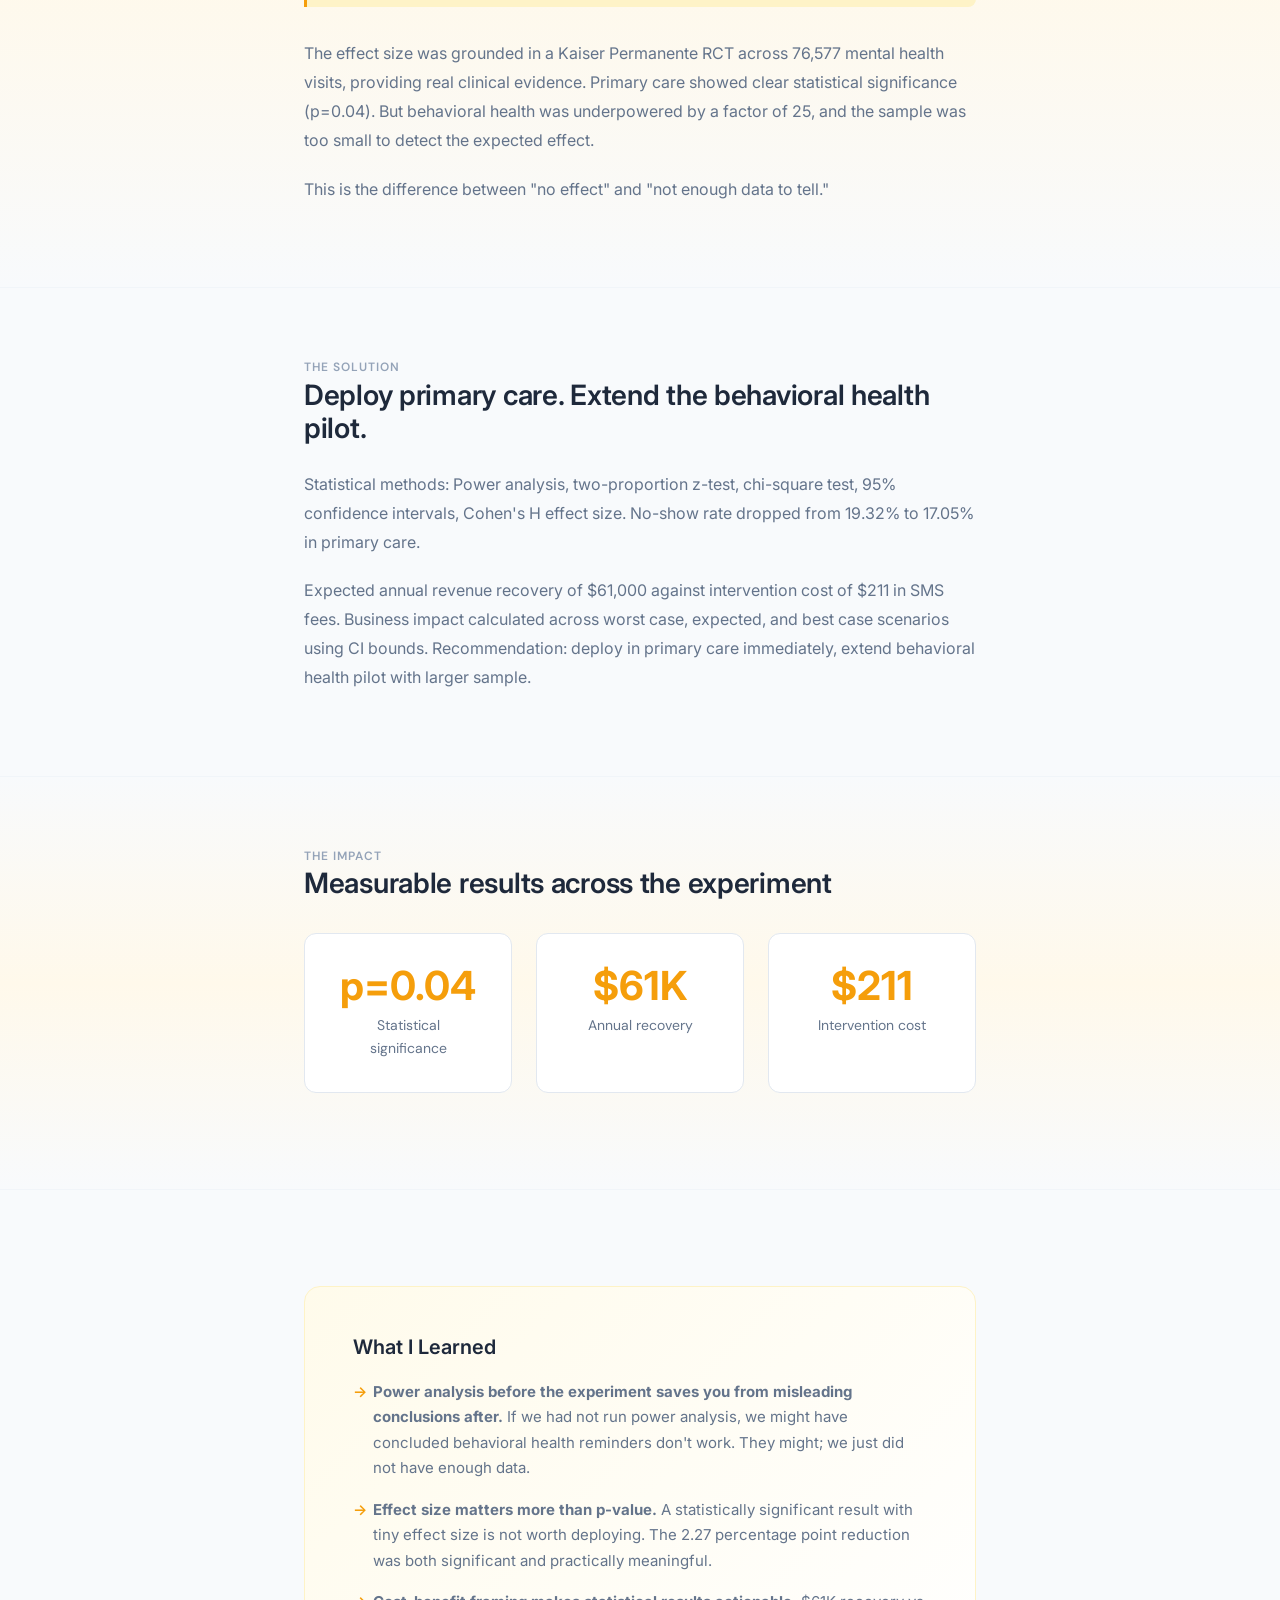
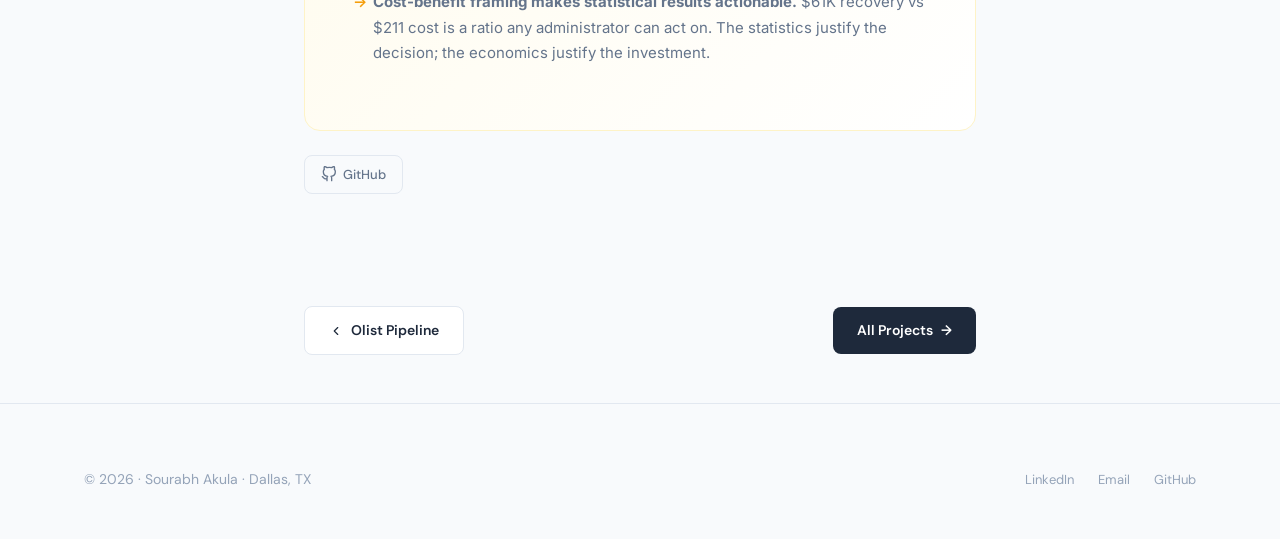
<file: project-fqhc-abtest.html>
<!DOCTYPE html>
<html lang="en">
<head>
  <meta charset="UTF-8">
  <meta name="viewport" content="width=device-width, initial-scale=1.0">
  <title>FQHC No-Show A/B Test | Sourabh Akula</title>
  <link rel="stylesheet" href="css/styles.css">
  <link rel="icon" href="data:image/svg+xml,<svg xmlns='http://www.w3.org/2000/svg' viewBox='0 0 100 100'><text y='.9em' font-size='90'>S</text></svg>">
</head>
<body>
  <div class="page-transition" id="pageTransition"></div>

  <nav class="nav" id="nav">
    <div class="nav__inner">
      <a href="index.html" class="nav__logo">sourabh<span>.</span></a>
      <div class="nav__links" id="navLinks">
        <a href="index.html" class="nav__link">Home</a>
        <a href="work.html" class="nav__link active">Work</a>
        <a href="experience.html" class="nav__link">Experience</a>
        <a href="writing.html" class="nav__link">Writing</a>
        <a href="contact.html" class="nav__cta">Hire Me</a>
      </div>
      <button class="nav__toggle" id="navToggle" aria-label="Toggle menu">
        <span></span><span></span><span></span>
      </button>
    </div>
  </nav>

  <!-- Case Study Hero -->
  <section class="case-study-hero bg-hero-gradient">
    <div class="container container--narrow">
      <a href="work.html" class="back-link reveal">
        <svg width="16" height="16" viewBox="0 0 24 24" fill="none" stroke="currentColor" stroke-width="2" stroke-linecap="round" stroke-linejoin="round"><polyline points="15 18 9 12 15 6"/></svg>
        Back to Work
      </a>
      <span class="label reveal reveal-delay-1">Healthcare Analytics &middot; Personal Project</span>
      <h1 class="reveal reveal-delay-2">FQHC No-Show A/B Test</h1>
      <div class="case-study-hero__meta reveal reveal-delay-3">
        <div class="case-study-hero__meta-item">
          <span class="label">Role</span>
          <span>Data Analyst</span>
        </div>
        <div class="case-study-hero__meta-item">
          <span class="label">Duration</span>
          <span>2025</span>
        </div>
        <div class="case-study-hero__meta-item">
          <span class="label">Tools</span>
          <span>Python, SciPy, Statistical Testing</span>
        </div>
        <div class="case-study-hero__meta-item">
          <span class="label">Domain</span>
          <span>Healthcare / Experimentation</span>
        </div>
      </div>
    </div>
  </section>

  <!-- Impact Banner -->
  <section class="section" style="padding-top: 48px; padding-bottom: 48px;">
    <div class="container container--narrow">
      <div class="impact-grid reveal">
        <div class="impact-item">
          <div class="impact-item__value">p=0.04</div>
          <div class="impact-item__desc">Statistical significance</div>
        </div>
        <div class="impact-item">
          <div class="impact-item__value">$61K</div>
          <div class="impact-item__desc">Annual recovery</div>
        </div>
        <div class="impact-item">
          <div class="impact-item__value">2.27pp</div>
          <div class="impact-item__desc">No-show reduction</div>
        </div>
      </div>
    </div>
  </section>

  <!-- Problem -->
  <section class="case-study-section">
    <div class="container container--narrow">
      <div class="reveal">
        <span class="label">The Problem</span>
        <h2>Can a simple second text message reduce clinic no-shows, and is the evidence strong enough to act on?</h2>
        <p>
          Working in disability insurance, I noticed claimants missing clinic appointments stayed
          on claim longer than those who showed up. I wanted to know if a simple second text
          message could change no-show rates at population level.
        </p>
        <p>
          Modeled a mid-size FQHC (Federally Qualified Health Center) with primary care and
          behavioral health departments. Control group gets standard 48-hour reminder. Treatment
          gets that plus same-day 8am text.
        </p>
      </div>
    </div>
  </section>

  <!-- Insight -->
  <section class="case-study-section bg-warm-gradient">
    <div class="container container--narrow">
      <div class="reveal">
        <span class="label">The Insight</span>
        <h2>Primary care: significant. Behavioral health: underpowered. Same experiment, two very different conclusions.</h2>

        <div class="callout">
          <div class="callout__label">Key Insight</div>
          <div class="callout__text">
            "Underpowered is not the same as ineffective. The behavioral health result was not
            'no effect'; it was 'we do not have enough data to tell.' That distinction changes
            the recommendation entirely."
          </div>
        </div>

        <p>
          The effect size was grounded in a Kaiser Permanente RCT across 76,577 mental health
          visits, providing real clinical evidence. Primary care showed clear statistical significance
          (p=0.04). But behavioral health was underpowered by a factor of 25, and the sample was
          too small to detect the expected effect.
        </p>
        <p>
          This is the difference between "no effect" and "not enough data to tell."
        </p>
      </div>
    </div>
  </section>

  <!-- Solution -->
  <section class="case-study-section">
    <div class="container container--narrow">
      <div class="reveal">
        <span class="label">The Solution</span>
        <h2>Deploy primary care. Extend the behavioral health pilot.</h2>
        <p>
          Statistical methods: Power analysis, two-proportion z-test, chi-square test, 95%
          confidence intervals, Cohen's H effect size. No-show rate dropped from 19.32% to
          17.05% in primary care.
        </p>
        <p>
          Expected annual revenue recovery of $61,000 against intervention cost of $211 in SMS
          fees. Business impact calculated across worst case, expected, and best case scenarios
          using CI bounds. Recommendation: deploy in primary care immediately, extend behavioral
          health pilot with larger sample.
        </p>
      </div>
    </div>
  </section>

  <!-- Impact -->
  <section class="case-study-section bg-warm-gradient">
    <div class="container container--narrow">
      <div class="reveal">
        <span class="label">The Impact</span>
        <h2>Measurable results across the experiment</h2>

        <div class="impact-grid">
          <div class="impact-item">
            <div class="impact-item__value">p=0.04</div>
            <div class="impact-item__desc">Statistical significance</div>
          </div>
          <div class="impact-item">
            <div class="impact-item__value">$61K</div>
            <div class="impact-item__desc">Annual recovery</div>
          </div>
          <div class="impact-item">
            <div class="impact-item__value">$211</div>
            <div class="impact-item__desc">Intervention cost</div>
          </div>
        </div>
      </div>
    </div>
  </section>

  <!-- What I Learned -->
  <section class="case-study-section">
    <div class="container container--narrow">
      <div class="reveal">
        <div class="learned-block">
          <h3>What I Learned</h3>
          <ul>
            <li>
              <strong>Power analysis before the experiment saves you from misleading conclusions after.</strong>
              If we had not run power analysis, we might have concluded behavioral health reminders
              don't work. They might; we just did not have enough data.
            </li>
            <li>
              <strong>Effect size matters more than p-value.</strong> A statistically significant result
              with tiny effect size is not worth deploying. The 2.27 percentage point reduction was
              both significant and practically meaningful.
            </li>
            <li>
              <strong>Cost-benefit framing makes statistical results actionable.</strong> $61K recovery
              vs $211 cost is a ratio any administrator can act on. The statistics justify the
              decision; the economics justify the investment.
            </li>
          </ul>
        </div>

        <div class="project-links">
          <a href="https://github.com/sourabhakula/fqhc-noshow-ab-test" target="_blank" rel="noopener" class="project-link">
            <svg width="16" height="16" viewBox="0 0 24 24" fill="none" stroke="currentColor" stroke-width="2" stroke-linecap="round" stroke-linejoin="round"><path d="M9 19c-5 1.5-5-2.5-7-3m14 6v-3.87a3.37 3.37 0 0 0-.94-2.61c3.14-.35 6.44-1.54 6.44-7A5.44 5.44 0 0 0 20 4.77 5.07 5.07 0 0 0 19.91 1S18.73.65 16 2.48a13.38 13.38 0 0 0-7 0C6.27.65 5.09 1 5.09 1A5.07 5.07 0 0 0 5 4.77a5.44 5.44 0 0 0-1.5 3.78c0 5.42 3.3 6.61 6.44 7A3.37 3.37 0 0 0 9 18.13V22"/></svg>
            GitHub
          </a>
        </div>
      </div>
    </div>
  </section>

  <!-- Next Project -->
  <section class="section" style="padding: 48px 0;">
    <div class="container container--narrow">
      <div style="display: flex; justify-content: space-between; align-items: center; flex-wrap: wrap; gap: 16px;">
        <a href="project-olist-pipeline.html" class="btn btn--secondary">
          <svg width="14" height="14" viewBox="0 0 24 24" fill="none" stroke="currentColor" stroke-width="2" stroke-linecap="round" stroke-linejoin="round"><polyline points="15 18 9 12 15 6"/></svg>
          Olist Pipeline
        </a>
        <a href="work.html" class="btn btn--primary">
          All Projects
          <span class="btn__arrow">&rarr;</span>
        </a>
      </div>
    </div>
  </section>

  <footer class="footer">
    <div class="container">
      <div class="footer__inner">
        <div class="footer__left">&copy; 2026 &middot; Sourabh Akula &middot; Dallas, TX</div>
        <div class="footer__links">
          <a href="https://www.linkedin.com/in/sourabhakula/" target="_blank" rel="noopener" class="footer__link">LinkedIn</a>
          <a href="mailto:akulasourab5@gmail.com" class="footer__link">Email</a>
          <a href="https://github.com/sourabhakula" target="_blank" rel="noopener" class="footer__link">GitHub</a>
        </div>
      </div>
    </div>
  </footer>

  <script src="js/main.js"></script>
</body>
</html>
</file>
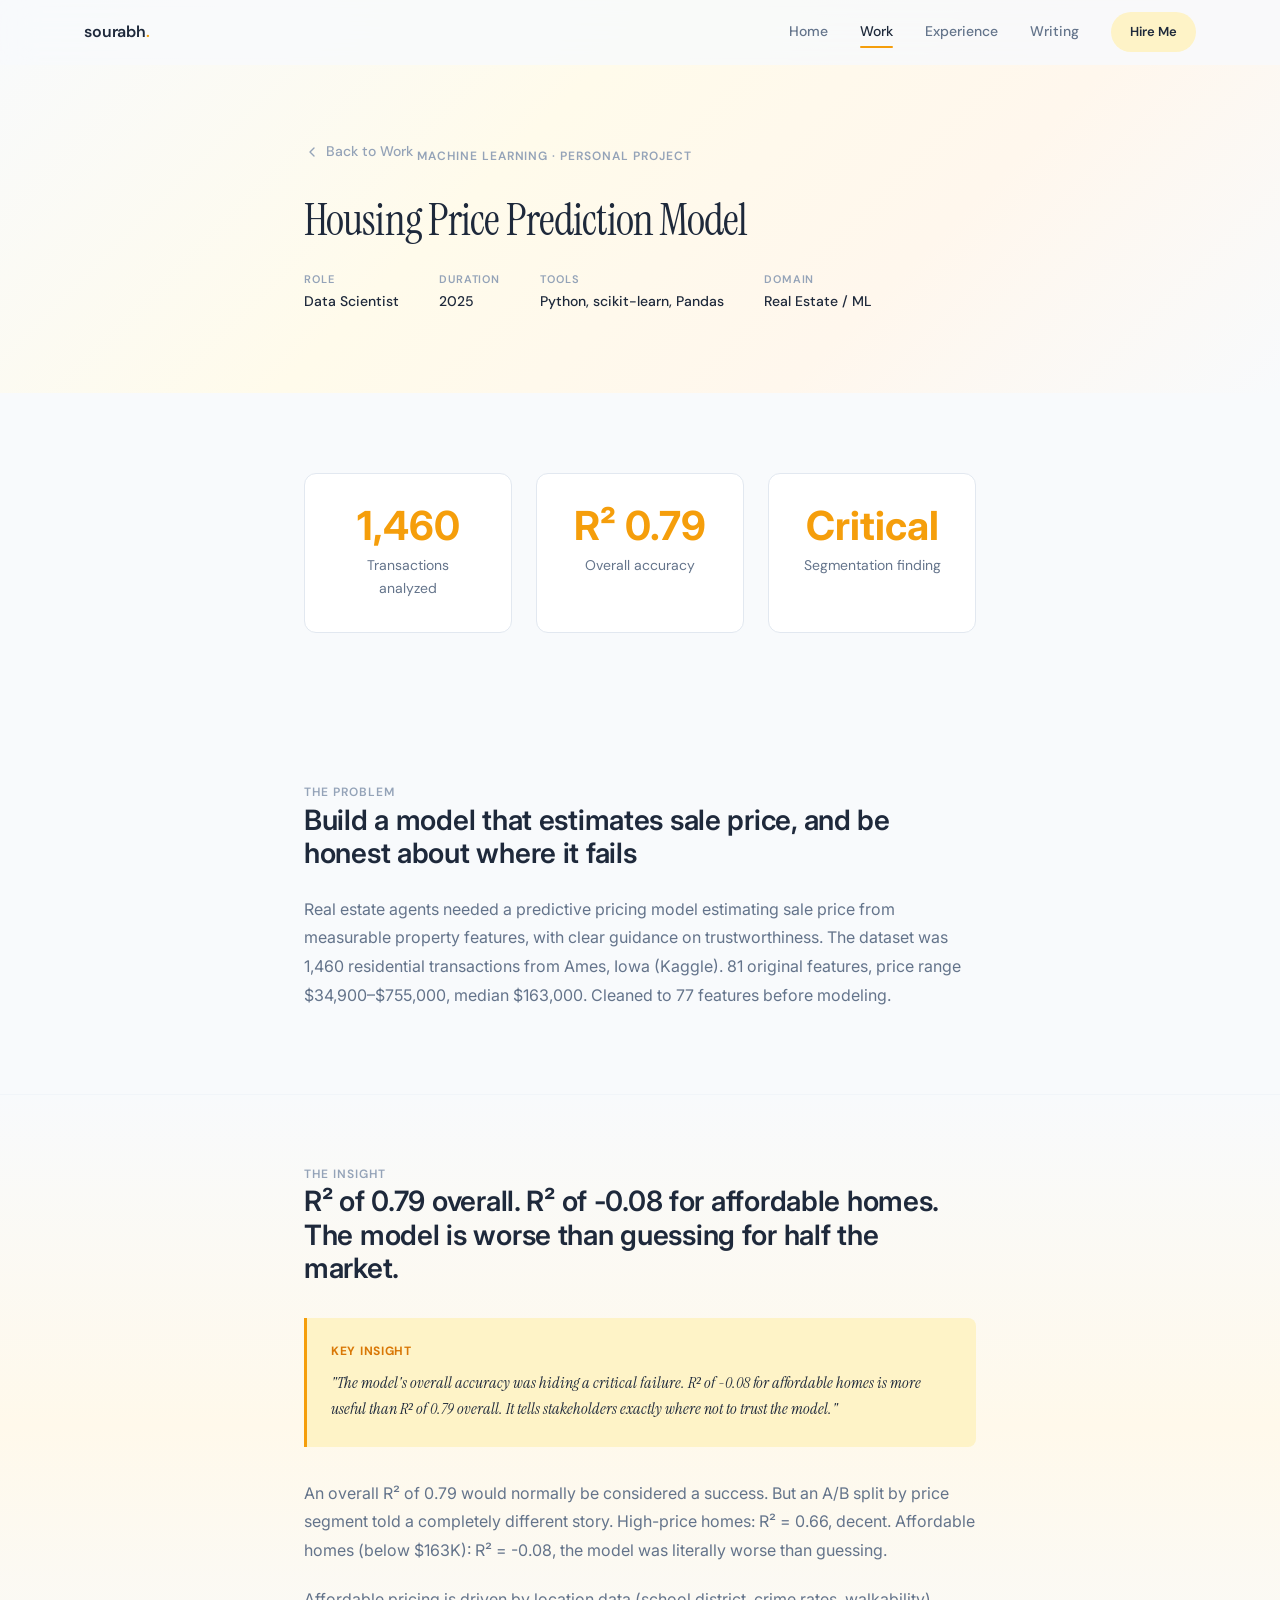
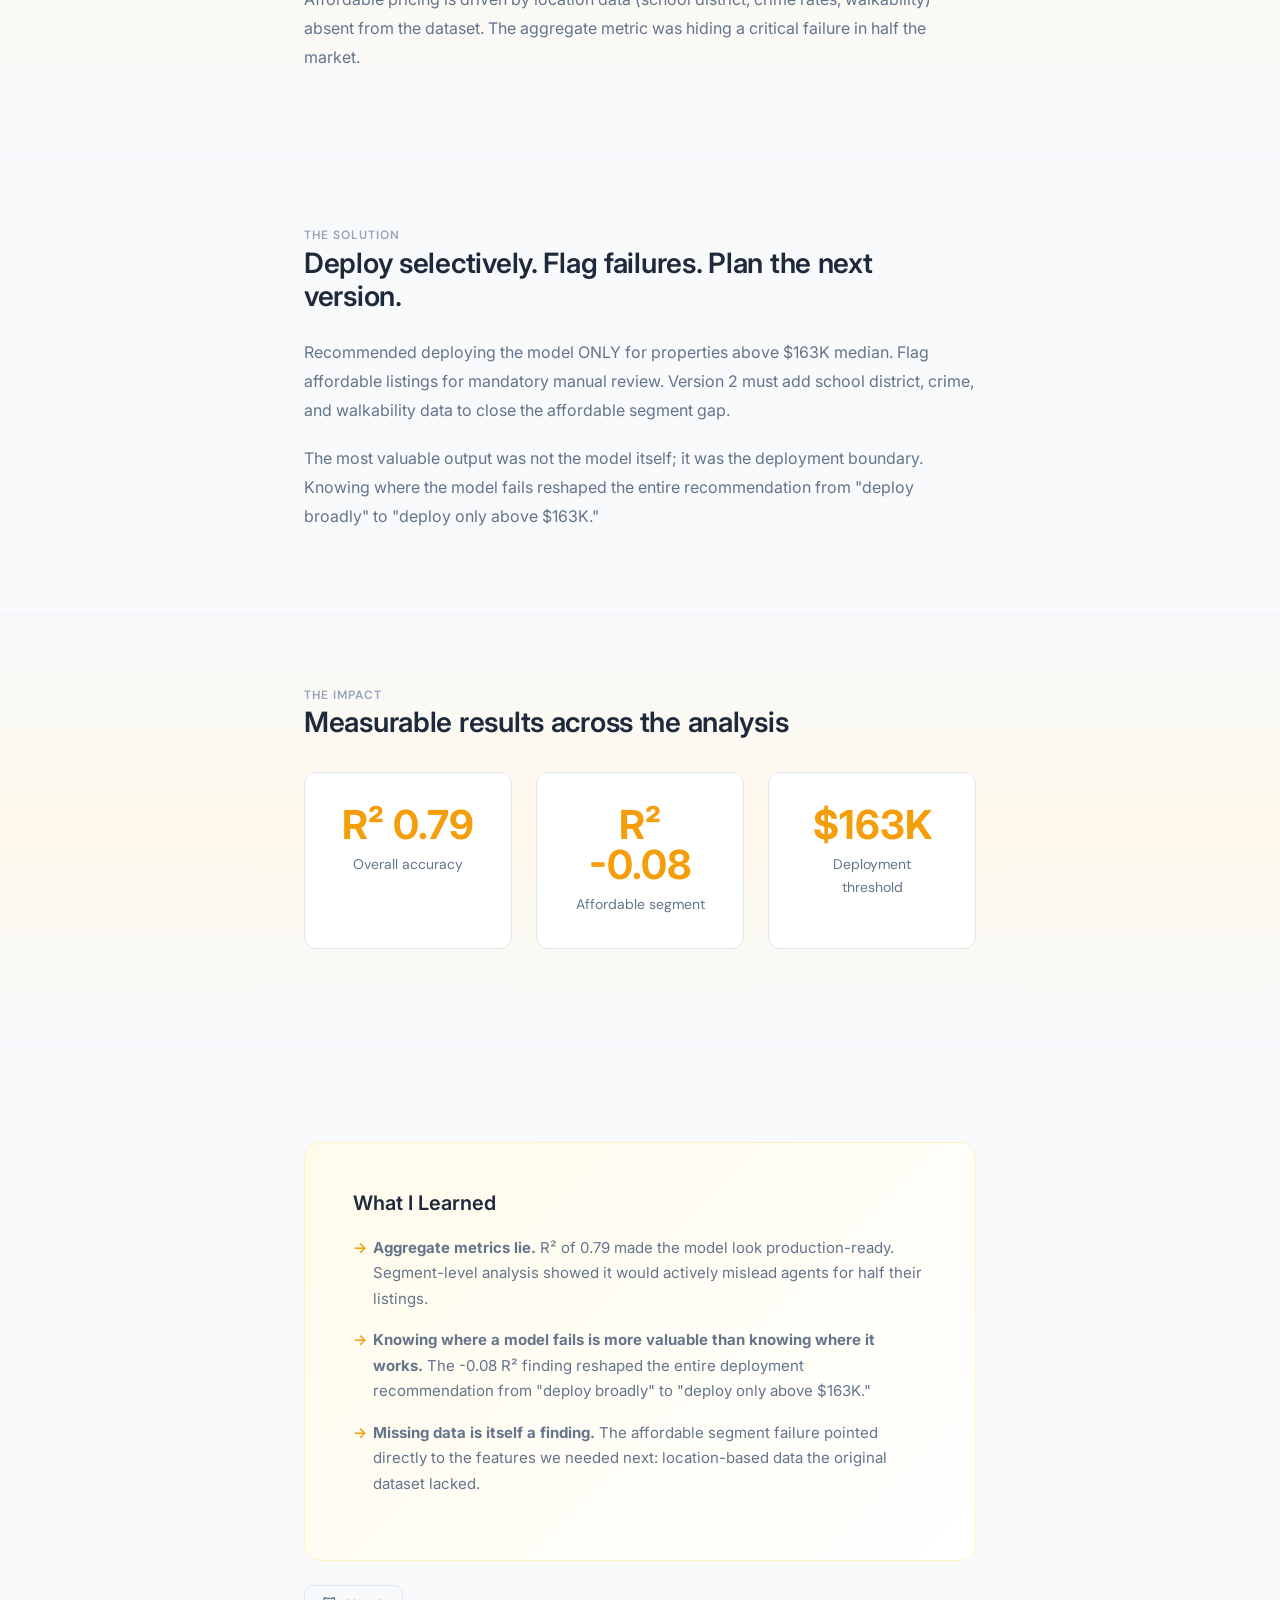
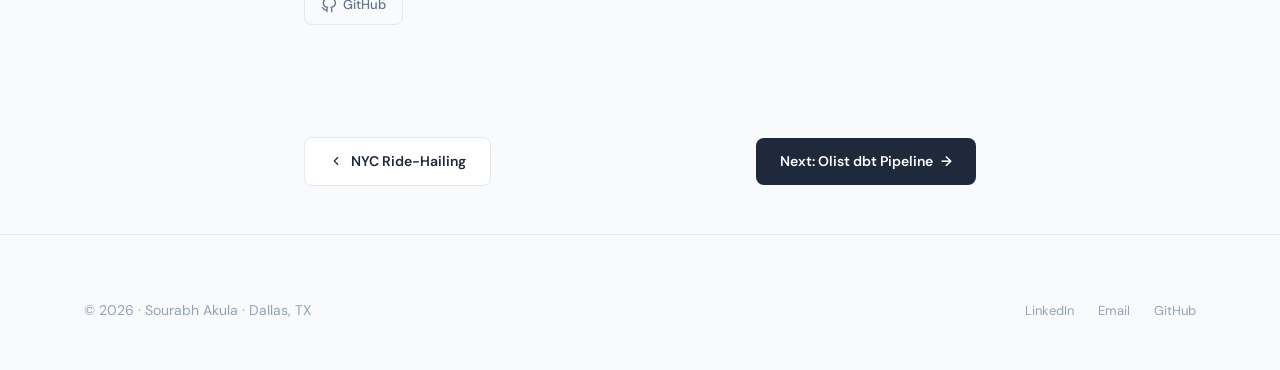
<file: project-housing-prediction.html>
<!DOCTYPE html>
<html lang="en">
<head>
  <meta charset="UTF-8">
  <meta name="viewport" content="width=device-width, initial-scale=1.0">
  <title>Housing Price Prediction Model | Sourabh Akula</title>
  <link rel="stylesheet" href="css/styles.css">
  <link rel="icon" href="data:image/svg+xml,<svg xmlns='http://www.w3.org/2000/svg' viewBox='0 0 100 100'><text y='.9em' font-size='90'>S</text></svg>">
</head>
<body>
  <div class="page-transition" id="pageTransition"></div>

  <nav class="nav" id="nav">
    <div class="nav__inner">
      <a href="index.html" class="nav__logo">sourabh<span>.</span></a>
      <div class="nav__links" id="navLinks">
        <a href="index.html" class="nav__link">Home</a>
        <a href="work.html" class="nav__link active">Work</a>
        <a href="experience.html" class="nav__link">Experience</a>
        <a href="writing.html" class="nav__link">Writing</a>
        <a href="contact.html" class="nav__cta">Hire Me</a>
      </div>
      <button class="nav__toggle" id="navToggle" aria-label="Toggle menu">
        <span></span><span></span><span></span>
      </button>
    </div>
  </nav>

  <!-- Case Study Hero -->
  <section class="case-study-hero bg-hero-gradient">
    <div class="container container--narrow">
      <a href="work.html" class="back-link reveal">
        <svg width="16" height="16" viewBox="0 0 24 24" fill="none" stroke="currentColor" stroke-width="2" stroke-linecap="round" stroke-linejoin="round"><polyline points="15 18 9 12 15 6"/></svg>
        Back to Work
      </a>
      <span class="label reveal reveal-delay-1">Machine Learning &middot; Personal Project</span>
      <h1 class="reveal reveal-delay-2">Housing Price Prediction Model</h1>
      <div class="case-study-hero__meta reveal reveal-delay-3">
        <div class="case-study-hero__meta-item">
          <span class="label">Role</span>
          <span>Data Scientist</span>
        </div>
        <div class="case-study-hero__meta-item">
          <span class="label">Duration</span>
          <span>2025</span>
        </div>
        <div class="case-study-hero__meta-item">
          <span class="label">Tools</span>
          <span>Python, scikit-learn, Pandas</span>
        </div>
        <div class="case-study-hero__meta-item">
          <span class="label">Domain</span>
          <span>Real Estate / ML</span>
        </div>
      </div>
    </div>
  </section>

  <!-- Impact Banner -->
  <section class="section" style="padding-top: 48px; padding-bottom: 48px;">
    <div class="container container--narrow">
      <div class="impact-grid reveal">
        <div class="impact-item">
          <div class="impact-item__value">1,460</div>
          <div class="impact-item__desc">Transactions analyzed</div>
        </div>
        <div class="impact-item">
          <div class="impact-item__value">R² 0.79</div>
          <div class="impact-item__desc">Overall accuracy</div>
        </div>
        <div class="impact-item">
          <div class="impact-item__value">Critical</div>
          <div class="impact-item__desc">Segmentation finding</div>
        </div>
      </div>
    </div>
  </section>

  <!-- Problem -->
  <section class="case-study-section">
    <div class="container container--narrow">
      <div class="reveal">
        <span class="label">The Problem</span>
        <h2>Build a model that estimates sale price, and be honest about where it fails</h2>
        <p>
          Real estate agents needed a predictive pricing model estimating sale price from
          measurable property features, with clear guidance on trustworthiness. The dataset was
          1,460 residential transactions from Ames, Iowa (Kaggle). 81 original features, price
          range $34,900–$755,000, median $163,000. Cleaned to 77 features before modeling.
        </p>
      </div>
    </div>
  </section>

  <!-- Insight -->
  <section class="case-study-section bg-warm-gradient">
    <div class="container container--narrow">
      <div class="reveal">
        <span class="label">The Insight</span>
        <h2>R² of 0.79 overall. R² of -0.08 for affordable homes. The model is worse than guessing for half the market.</h2>

        <div class="callout">
          <div class="callout__label">Key Insight</div>
          <div class="callout__text">
            "The model's overall accuracy was hiding a critical failure. R² of -0.08 for affordable
            homes is more useful than R² of 0.79 overall. It tells stakeholders exactly where
            not to trust the model."
          </div>
        </div>

        <p>
          An overall R² of 0.79 would normally be considered a success. But an A/B split by
          price segment told a completely different story. High-price homes: R² = 0.66, decent.
          Affordable homes (below $163K): R² = -0.08, the model was literally worse than guessing.
        </p>
        <p>
          Affordable pricing is driven by location data (school district, crime rates, walkability)
          absent from the dataset. The aggregate metric was hiding a critical failure in half the
          market.
        </p>
      </div>
    </div>
  </section>

  <!-- Solution -->
  <section class="case-study-section">
    <div class="container container--narrow">
      <div class="reveal">
        <span class="label">The Solution</span>
        <h2>Deploy selectively. Flag failures. Plan the next version.</h2>
        <p>
          Recommended deploying the model ONLY for properties above $163K median. Flag affordable
          listings for mandatory manual review. Version 2 must add school district, crime, and
          walkability data to close the affordable segment gap.
        </p>
        <p>
          The most valuable output was not the model itself; it was the deployment boundary.
          Knowing where the model fails reshaped the entire recommendation from "deploy broadly"
          to "deploy only above $163K."
        </p>
      </div>
    </div>
  </section>

  <!-- Impact -->
  <section class="case-study-section bg-warm-gradient">
    <div class="container container--narrow">
      <div class="reveal">
        <span class="label">The Impact</span>
        <h2>Measurable results across the analysis</h2>

        <div class="impact-grid">
          <div class="impact-item">
            <div class="impact-item__value">R² 0.79</div>
            <div class="impact-item__desc">Overall accuracy</div>
          </div>
          <div class="impact-item">
            <div class="impact-item__value">R² -0.08</div>
            <div class="impact-item__desc">Affordable segment</div>
          </div>
          <div class="impact-item">
            <div class="impact-item__value">$163K</div>
            <div class="impact-item__desc">Deployment threshold</div>
          </div>
        </div>
      </div>
    </div>
  </section>

  <!-- What I Learned -->
  <section class="case-study-section">
    <div class="container container--narrow">
      <div class="reveal">
        <div class="learned-block">
          <h3>What I Learned</h3>
          <ul>
            <li>
              <strong>Aggregate metrics lie.</strong> R² of 0.79 made the model look production-ready.
              Segment-level analysis showed it would actively mislead agents for half their listings.
            </li>
            <li>
              <strong>Knowing where a model fails is more valuable than knowing where it works.</strong>
              The -0.08 R² finding reshaped the entire deployment recommendation from "deploy broadly"
              to "deploy only above $163K."
            </li>
            <li>
              <strong>Missing data is itself a finding.</strong> The affordable segment failure pointed
              directly to the features we needed next: location-based data the original dataset lacked.
            </li>
          </ul>
        </div>

        <div class="project-links">
          <a href="https://github.com/sourabhakula/housing-price-prediction" target="_blank" rel="noopener" class="project-link">
            <svg width="16" height="16" viewBox="0 0 24 24" fill="none" stroke="currentColor" stroke-width="2" stroke-linecap="round" stroke-linejoin="round"><path d="M9 19c-5 1.5-5-2.5-7-3m14 6v-3.87a3.37 3.37 0 0 0-.94-2.61c3.14-.35 6.44-1.54 6.44-7A5.44 5.44 0 0 0 20 4.77 5.07 5.07 0 0 0 19.91 1S18.73.65 16 2.48a13.38 13.38 0 0 0-7 0C6.27.65 5.09 1 5.09 1A5.07 5.07 0 0 0 5 4.77a5.44 5.44 0 0 0-1.5 3.78c0 5.42 3.3 6.61 6.44 7A3.37 3.37 0 0 0 9 18.13V22"/></svg>
            GitHub
          </a>
        </div>
      </div>
    </div>
  </section>

  <!-- Next Project -->
  <section class="section" style="padding: 48px 0;">
    <div class="container container--narrow">
      <div style="display: flex; justify-content: space-between; align-items: center; flex-wrap: wrap; gap: 16px;">
        <a href="project-nyc-rideshare.html" class="btn btn--secondary">
          <svg width="14" height="14" viewBox="0 0 24 24" fill="none" stroke="currentColor" stroke-width="2" stroke-linecap="round" stroke-linejoin="round"><polyline points="15 18 9 12 15 6"/></svg>
          NYC Ride-Hailing
        </a>
        <a href="project-olist-pipeline.html" class="btn btn--primary">
          Next: Olist dbt Pipeline
          <span class="btn__arrow">&rarr;</span>
        </a>
      </div>
    </div>
  </section>

  <footer class="footer">
    <div class="container">
      <div class="footer__inner">
        <div class="footer__left">&copy; 2026 &middot; Sourabh Akula &middot; Dallas, TX</div>
        <div class="footer__links">
          <a href="https://www.linkedin.com/in/sourabhakula/" target="_blank" rel="noopener" class="footer__link">LinkedIn</a>
          <a href="mailto:akulasourab5@gmail.com" class="footer__link">Email</a>
          <a href="https://github.com/sourabhakula" target="_blank" rel="noopener" class="footer__link">GitHub</a>
        </div>
      </div>
    </div>
  </footer>

  <script src="js/main.js"></script>
</body>
</html>
</file>
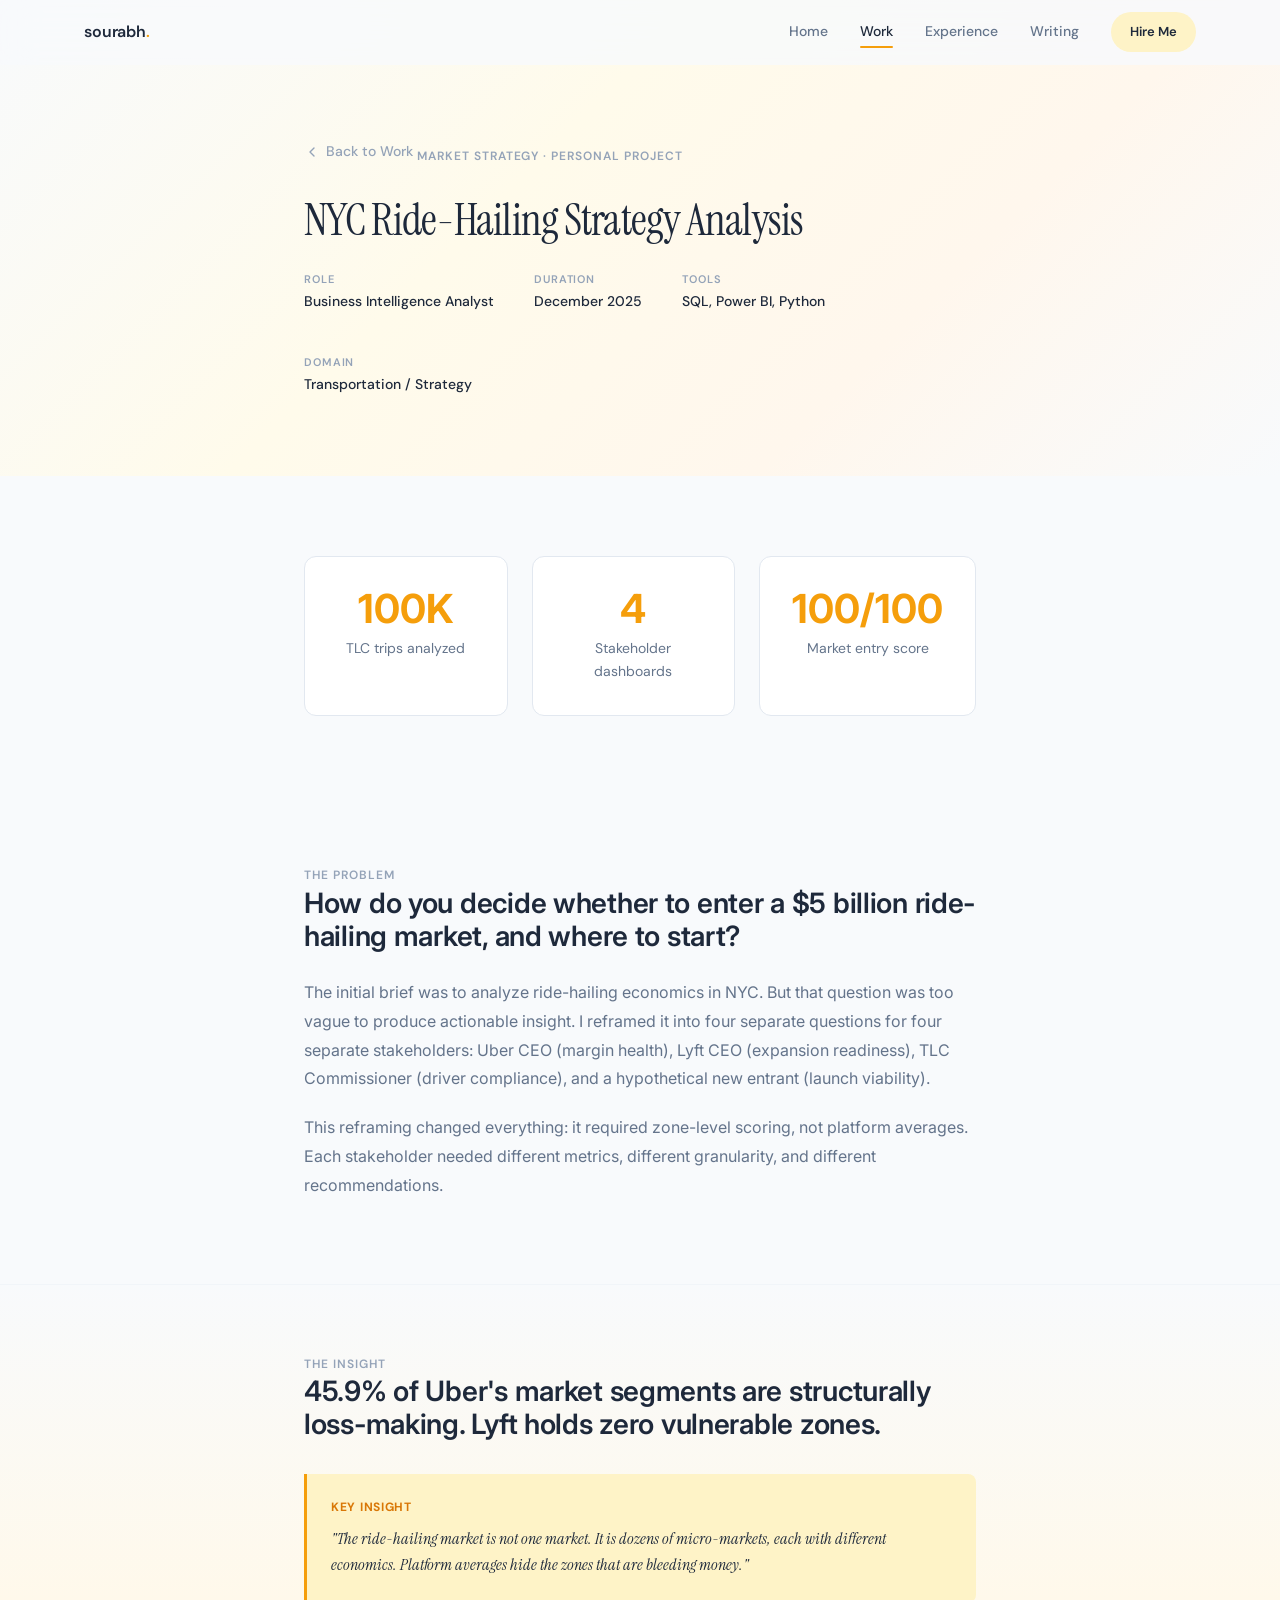
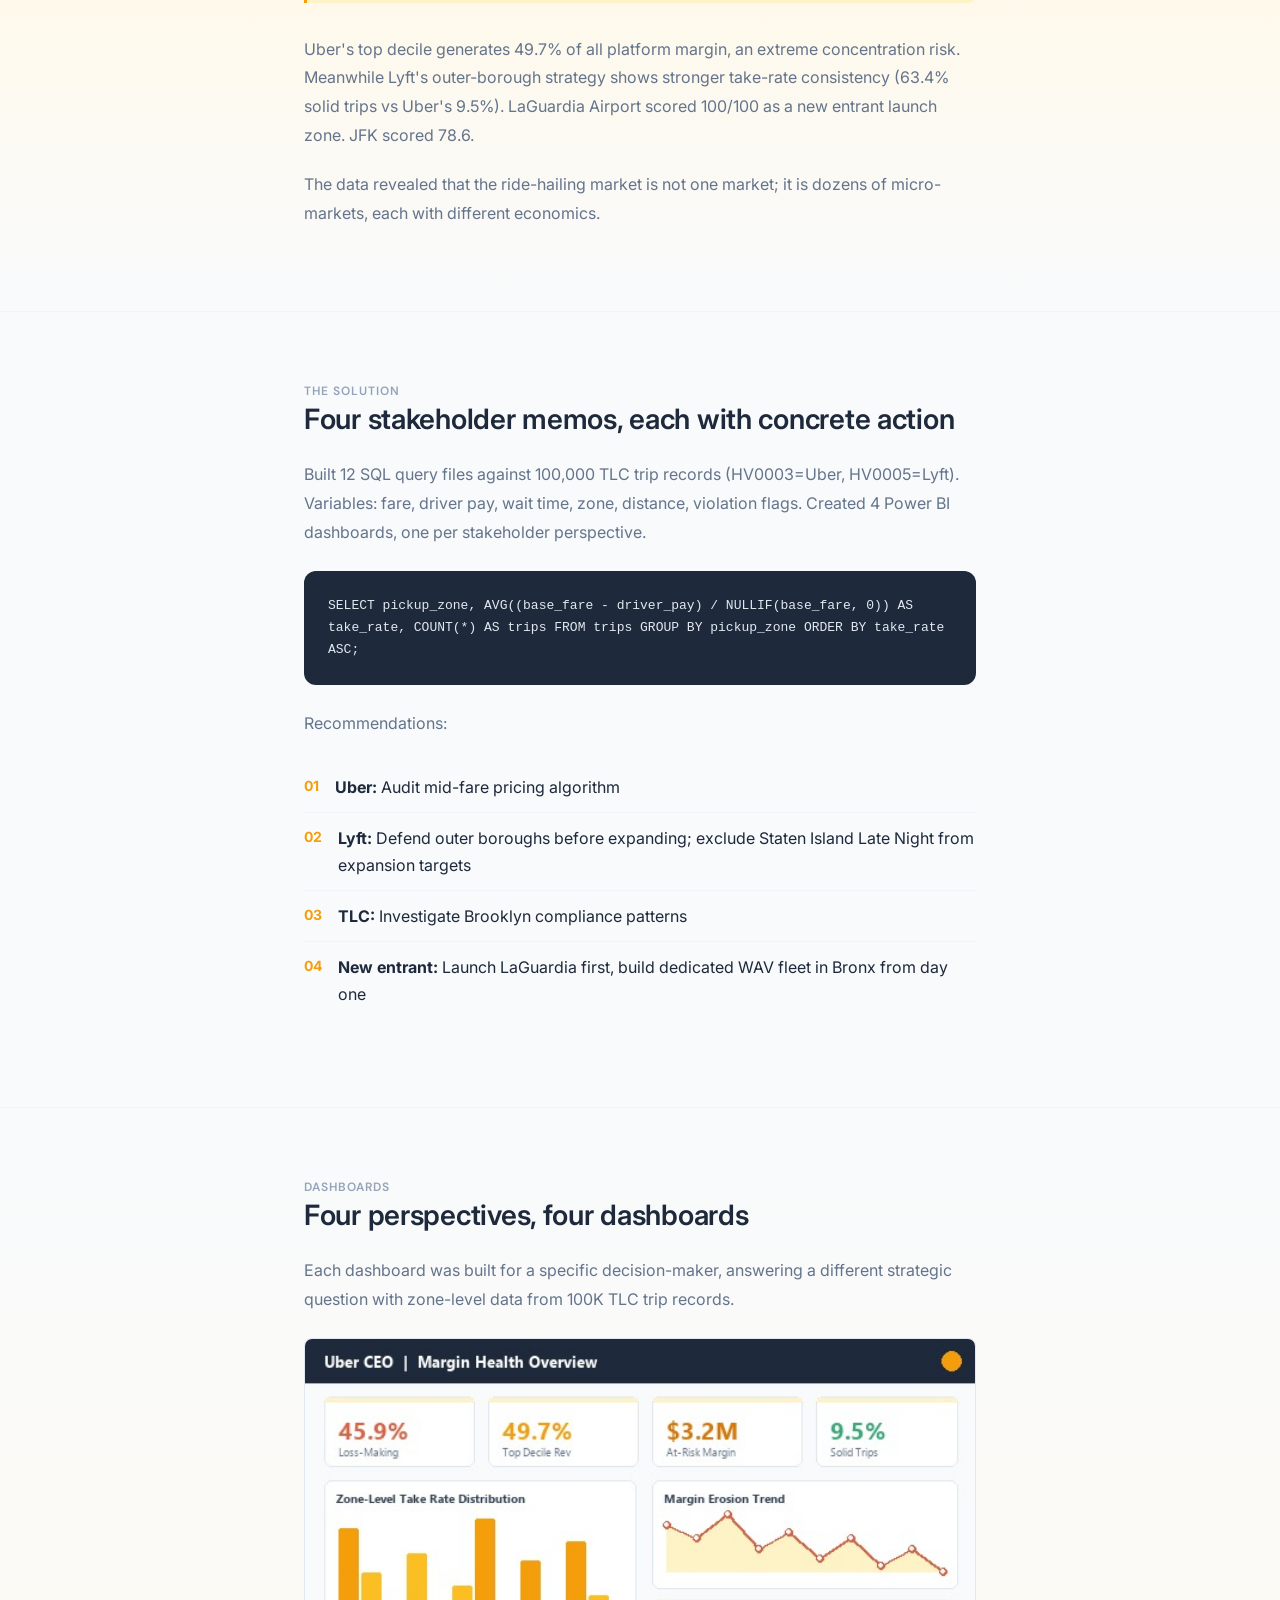
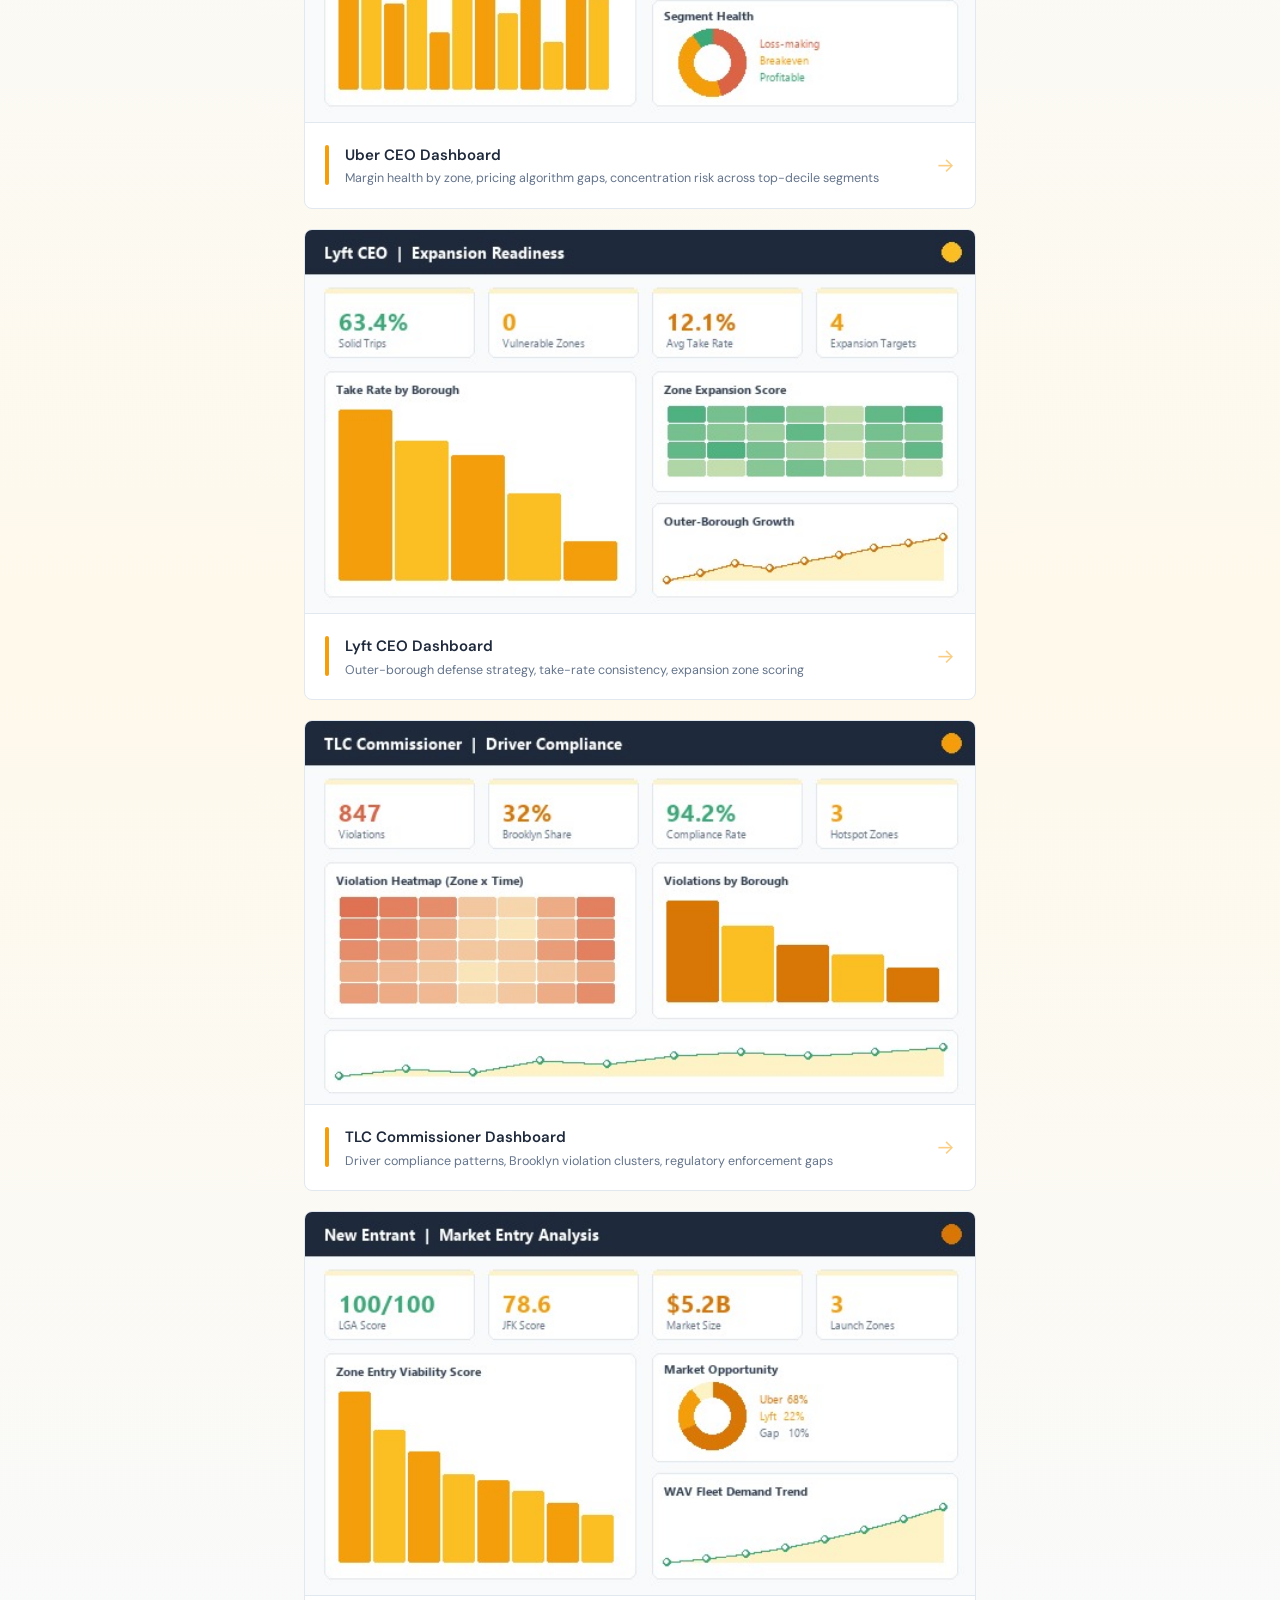
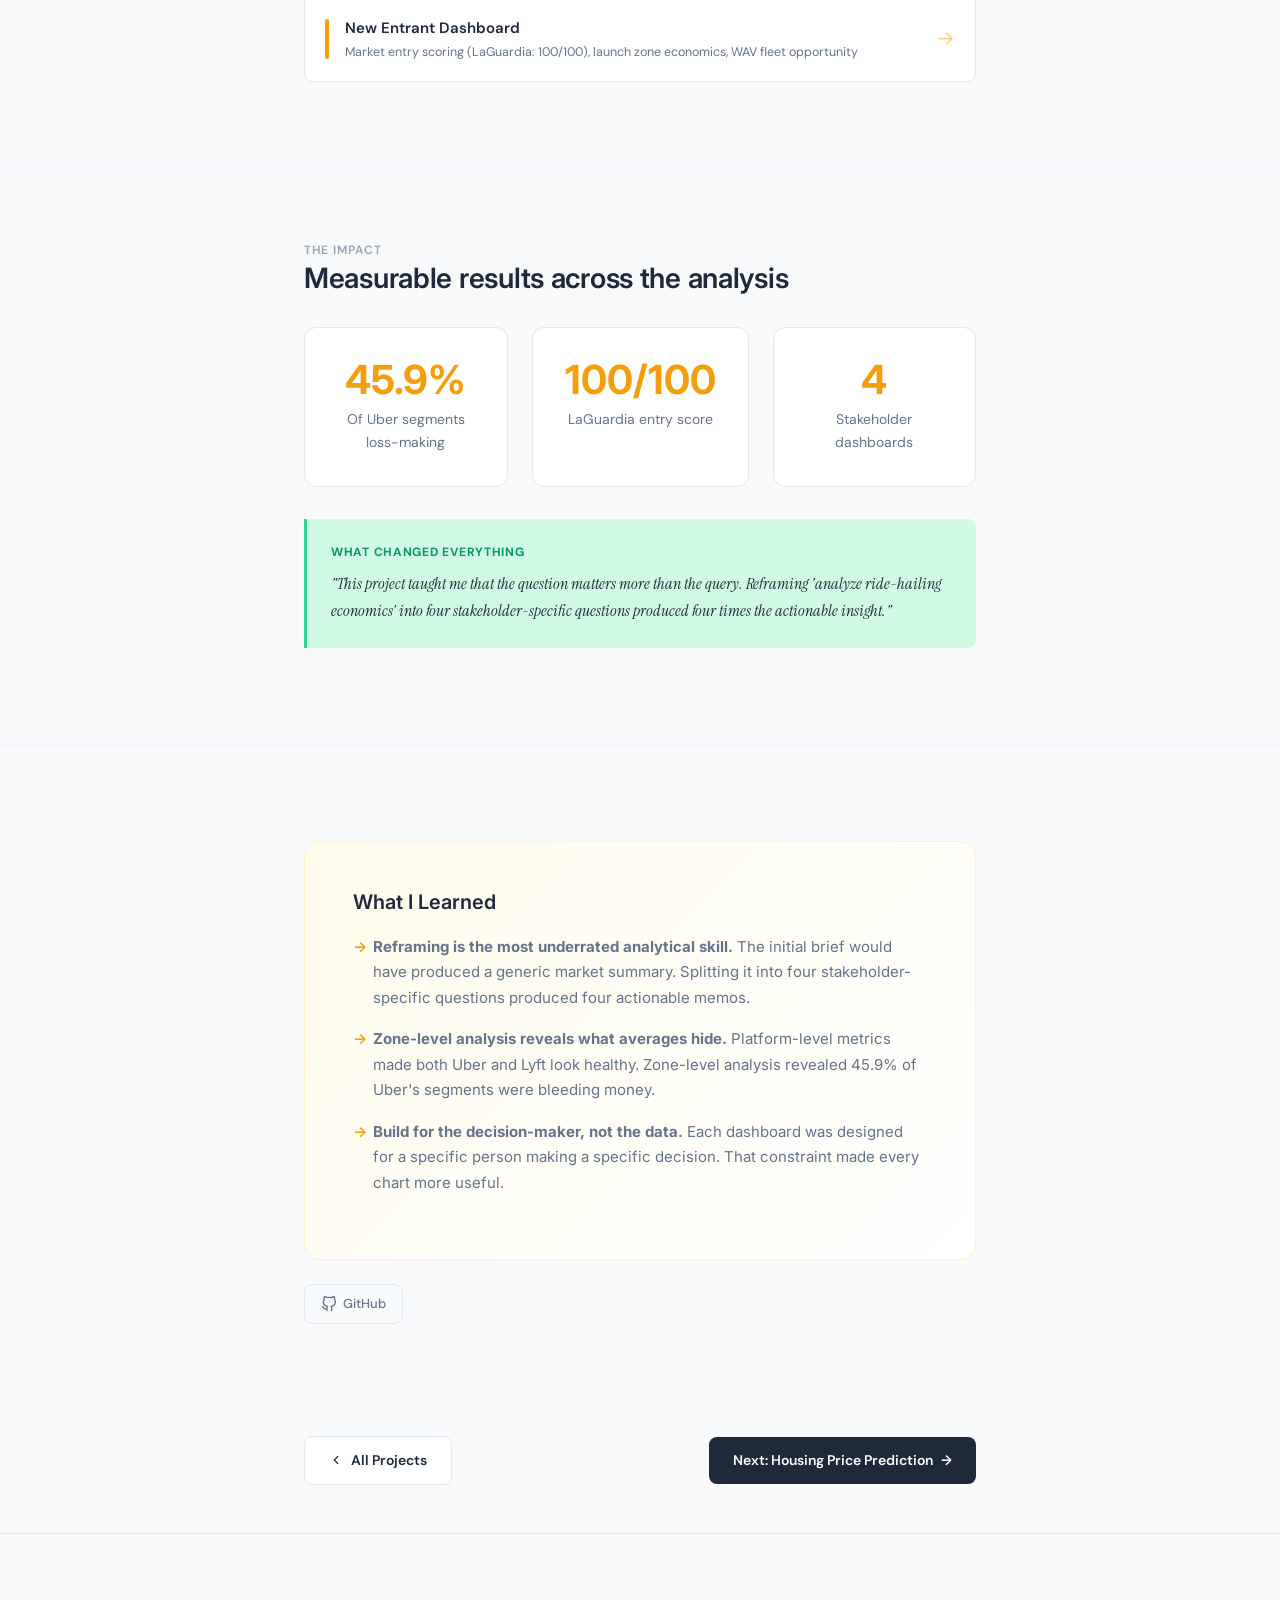
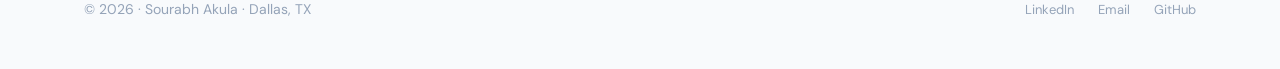
<file: project-nyc-rideshare.html>
<!DOCTYPE html>
<html lang="en">
<head>
  <meta charset="UTF-8">
  <meta name="viewport" content="width=device-width, initial-scale=1.0">
  <title>NYC Ride-Hailing Strategy Analysis | Sourabh Akula</title>
  <link rel="stylesheet" href="css/styles.css">
  <link rel="icon" href="data:image/svg+xml,<svg xmlns='http://www.w3.org/2000/svg' viewBox='0 0 100 100'><text y='.9em' font-size='90'>S</text></svg>">
  <style>
    .dashboard-cards{display:flex;flex-direction:column;gap:var(--sp-5);margin:var(--sp-6) 0}
    .dashboard-card{display:flex;flex-direction:column;background:var(--surface);border:1px solid var(--border);border-radius:var(--radius-sm);text-decoration:none;transition:all var(--duration-fast) ease;overflow:hidden}
    .dashboard-card:hover{border-color:var(--accent-warm);box-shadow:0 8px 24px rgba(245,158,11,.10);transform:translateY(-3px)}
    .dashboard-card__thumb{width:100%;height:auto;display:block;border-bottom:1px solid var(--border)}
    .dashboard-card__info{display:flex;align-items:center;gap:var(--sp-4);padding:var(--sp-5)}
    .dashboard-card__accent{width:4px;height:40px;border-radius:2px;flex-shrink:0;background:var(--accent-warm)}
    .dashboard-card__content{flex:1}
    .dashboard-card__title{font-size:15px;font-weight:600;color:var(--text-primary);font-family:var(--font-secondary);margin-bottom:3px}
    .dashboard-card__desc{font-size:12.5px;color:var(--text-secondary);font-family:var(--font-secondary);line-height:1.4}
    .dashboard-card__arrow{font-size:20px;color:var(--accent-warm);flex-shrink:0;opacity:.5;transition:all var(--duration-fast) ease;margin-left:auto}
    .dashboard-card:hover .dashboard-card__arrow{opacity:1;transform:translateX(4px)}
  </style>
</head>
<body>
  <div class="page-transition" id="pageTransition"></div>

  <nav class="nav" id="nav">
    <div class="nav__inner">
      <a href="index.html" class="nav__logo">sourabh<span>.</span></a>
      <div class="nav__links" id="navLinks">
        <a href="index.html" class="nav__link">Home</a>
        <a href="work.html" class="nav__link active">Work</a>
        <a href="experience.html" class="nav__link">Experience</a>
        <a href="writing.html" class="nav__link">Writing</a>
        <a href="contact.html" class="nav__cta">Hire Me</a>
      </div>
      <button class="nav__toggle" id="navToggle" aria-label="Toggle menu">
        <span></span><span></span><span></span>
      </button>
    </div>
  </nav>

  <!-- Case Study Hero -->
  <section class="case-study-hero bg-hero-gradient">
    <div class="container container--narrow">
      <a href="work.html" class="back-link reveal">
        <svg width="16" height="16" viewBox="0 0 24 24" fill="none" stroke="currentColor" stroke-width="2" stroke-linecap="round" stroke-linejoin="round"><polyline points="15 18 9 12 15 6"/></svg>
        Back to Work
      </a>
      <span class="label reveal reveal-delay-1">Market Strategy &middot; Personal Project</span>
      <h1 class="reveal reveal-delay-2">NYC Ride-Hailing Strategy Analysis</h1>
      <div class="case-study-hero__meta reveal reveal-delay-3">
        <div class="case-study-hero__meta-item">
          <span class="label">Role</span>
          <span>Business Intelligence Analyst</span>
        </div>
        <div class="case-study-hero__meta-item">
          <span class="label">Duration</span>
          <span>December 2025</span>
        </div>
        <div class="case-study-hero__meta-item">
          <span class="label">Tools</span>
          <span>SQL, Power BI, Python</span>
        </div>
        <div class="case-study-hero__meta-item">
          <span class="label">Domain</span>
          <span>Transportation / Strategy</span>
        </div>
      </div>
    </div>
  </section>

  <!-- Impact Banner -->
  <section class="section" style="padding-top: 48px; padding-bottom: 48px;">
    <div class="container container--narrow">
      <div class="impact-grid reveal">
        <div class="impact-item">
          <div class="impact-item__value">100K</div>
          <div class="impact-item__desc">TLC trips analyzed</div>
        </div>
        <div class="impact-item">
          <div class="impact-item__value">4</div>
          <div class="impact-item__desc">Stakeholder dashboards</div>
        </div>
        <div class="impact-item">
          <div class="impact-item__value">100/100</div>
          <div class="impact-item__desc">Market entry score</div>
        </div>
      </div>
    </div>
  </section>

  <!-- Problem -->
  <section class="case-study-section">
    <div class="container container--narrow">
      <div class="reveal">
        <span class="label">The Problem</span>
        <h2>How do you decide whether to enter a $5 billion ride-hailing market, and where to start?</h2>
        <p>
          The initial brief was to analyze ride-hailing economics in NYC. But that question was
          too vague to produce actionable insight. I reframed it into four separate questions for
          four separate stakeholders: Uber CEO (margin health), Lyft CEO (expansion readiness),
          TLC Commissioner (driver compliance), and a hypothetical new entrant (launch viability).
        </p>
        <p>
          This reframing changed everything: it required zone-level scoring, not platform
          averages. Each stakeholder needed different metrics, different granularity, and
          different recommendations.
        </p>
      </div>
    </div>
  </section>

  <!-- Insight -->
  <section class="case-study-section bg-warm-gradient">
    <div class="container container--narrow">
      <div class="reveal">
        <span class="label">The Insight</span>
        <h2>45.9% of Uber's market segments are structurally loss-making. Lyft holds zero vulnerable zones.</h2>

        <div class="callout">
          <div class="callout__label">Key Insight</div>
          <div class="callout__text">
            "The ride-hailing market is not one market. It is dozens of micro-markets, each with
            different economics. Platform averages hide the zones that are bleeding money."
          </div>
        </div>

        <p>
          Uber's top decile generates 49.7% of all platform margin, an extreme concentration risk.
          Meanwhile Lyft's outer-borough strategy shows stronger take-rate consistency (63.4%
          solid trips vs Uber's 9.5%). LaGuardia Airport scored 100/100 as a new entrant launch
          zone. JFK scored 78.6.
        </p>
        <p>
          The data revealed that the ride-hailing market is not one market; it is dozens of
          micro-markets, each with different economics.
        </p>
      </div>
    </div>
  </section>

  <!-- Solution -->
  <section class="case-study-section">
    <div class="container container--narrow">
      <div class="reveal">
        <span class="label">The Solution</span>
        <h2>Four stakeholder memos, each with concrete action</h2>
        <p>
          Built 12 SQL query files against 100,000 TLC trip records (HV0003=Uber, HV0005=Lyft).
          Variables: fare, driver pay, wait time, zone, distance, violation flags. Created 4
          Power BI dashboards, one per stakeholder perspective.
        </p>

        <div class="code-block">
          <code>SELECT pickup_zone,
       AVG((base_fare - driver_pay) / NULLIF(base_fare, 0)) AS take_rate,
       COUNT(*) AS trips
FROM   trips
GROUP BY pickup_zone
ORDER BY take_rate ASC;</code>
        </div>

        <p>Recommendations:</p>
        <ul style="margin: 24px 0; padding-left: 0;">
          <li style="padding: 12px 0; border-bottom: 1px solid var(--border-light); display: flex; gap: 16px; align-items: flex-start;">
            <span style="font-weight: 700; color: var(--accent-warm); font-size: 14px; flex-shrink: 0;">01</span>
            <div>
              <strong>Uber:</strong> Audit mid-fare pricing algorithm
            </div>
          </li>
          <li style="padding: 12px 0; border-bottom: 1px solid var(--border-light); display: flex; gap: 16px; align-items: flex-start;">
            <span style="font-weight: 700; color: var(--accent-warm); font-size: 14px; flex-shrink: 0;">02</span>
            <div>
              <strong>Lyft:</strong> Defend outer boroughs before expanding; exclude Staten Island Late Night from expansion targets
            </div>
          </li>
          <li style="padding: 12px 0; border-bottom: 1px solid var(--border-light); display: flex; gap: 16px; align-items: flex-start;">
            <span style="font-weight: 700; color: var(--accent-warm); font-size: 14px; flex-shrink: 0;">03</span>
            <div>
              <strong>TLC:</strong> Investigate Brooklyn compliance patterns
            </div>
          </li>
          <li style="padding: 12px 0; display: flex; gap: 16px; align-items: flex-start;">
            <span style="font-weight: 700; color: var(--accent-warm); font-size: 14px; flex-shrink: 0;">04</span>
            <div>
              <strong>New entrant:</strong> Launch LaGuardia first, build dedicated WAV fleet in Bronx from day one
            </div>
          </li>
        </ul>
      </div>
    </div>
  </section>

  <!-- Dashboards -->
  <section class="case-study-section bg-warm-gradient">
    <div class="container container--narrow">
      <div class="reveal">
        <span class="label">Dashboards</span>
        <h2>Four perspectives, four dashboards</h2>
        <p style="margin-bottom: 8px;">
          Each dashboard was built for a specific decision-maker, answering a different strategic
          question with zone-level data from 100K TLC trip records.
        </p>

        <div class="dashboard-cards">
          <a href="https://app.powerbi.com/view?r=eyJrIjoiNDcwOTRmOTItOTE5Ni00ZTUxLWFlOGMtNGIwYjVlZTIwNjRiIiwidCI6IjcwZGUxOTkyLTA3YzYtNDgwZi1hMzE4LWExYWZjYmEwMzk4MyIsImMiOjN9" target="_blank" rel="noopener" class="dashboard-card">
            <img src="images/dash-uber.jpg" alt="Uber CEO Dashboard Preview" class="dashboard-card__thumb">
            <div class="dashboard-card__info">
              <div class="dashboard-card__accent"></div>
              <div class="dashboard-card__content">
                <div class="dashboard-card__title">Uber CEO Dashboard</div>
                <div class="dashboard-card__desc">Margin health by zone, pricing algorithm gaps, concentration risk across top-decile segments</div>
              </div>
              <div class="dashboard-card__arrow">&rarr;</div>
            </div>
          </a>

          <a href="https://app.powerbi.com/view?r=eyJrIjoiNDcwOTRmOTItOTE5Ni00ZTUxLWFlOGMtNGIwYjVlZTIwNjRiIiwidCI6IjcwZGUxOTkyLTA3YzYtNDgwZi1hMzE4LWExYWZjYmEwMzk4MyIsImMiOjN9" target="_blank" rel="noopener" class="dashboard-card">
            <img src="images/dash-lyft.jpg" alt="Lyft CEO Dashboard Preview" class="dashboard-card__thumb">
            <div class="dashboard-card__info">
              <div class="dashboard-card__accent"></div>
              <div class="dashboard-card__content">
                <div class="dashboard-card__title">Lyft CEO Dashboard</div>
                <div class="dashboard-card__desc">Outer-borough defense strategy, take-rate consistency, expansion zone scoring</div>
              </div>
              <div class="dashboard-card__arrow">&rarr;</div>
            </div>
          </a>

          <a href="https://app.powerbi.com/view?r=eyJrIjoiNDcwOTRmOTItOTE5Ni00ZTUxLWFlOGMtNGIwYjVlZTIwNjRiIiwidCI6IjcwZGUxOTkyLTA3YzYtNDgwZi1hMzE4LWExYWZjYmEwMzk4MyIsImMiOjN9" target="_blank" rel="noopener" class="dashboard-card">
            <img src="images/dash-tlc.jpg" alt="TLC Commissioner Dashboard Preview" class="dashboard-card__thumb">
            <div class="dashboard-card__info">
              <div class="dashboard-card__accent"></div>
              <div class="dashboard-card__content">
                <div class="dashboard-card__title">TLC Commissioner Dashboard</div>
                <div class="dashboard-card__desc">Driver compliance patterns, Brooklyn violation clusters, regulatory enforcement gaps</div>
              </div>
              <div class="dashboard-card__arrow">&rarr;</div>
            </div>
          </a>

          <a href="https://app.powerbi.com/view?r=eyJrIjoiNDcwOTRmOTItOTE5Ni00ZTUxLWFlOGMtNGIwYjVlZTIwNjRiIiwidCI6IjcwZGUxOTkyLTA3YzYtNDgwZi1hMzE4LWExYWZjYmEwMzk4MyIsImMiOjN9" target="_blank" rel="noopener" class="dashboard-card">
            <img src="images/dash-entrant.jpg" alt="New Entrant Dashboard Preview" class="dashboard-card__thumb">
            <div class="dashboard-card__info">
              <div class="dashboard-card__accent"></div>
              <div class="dashboard-card__content">
                <div class="dashboard-card__title">New Entrant Dashboard</div>
                <div class="dashboard-card__desc">Market entry scoring (LaGuardia: 100/100), launch zone economics, WAV fleet opportunity</div>
              </div>
              <div class="dashboard-card__arrow">&rarr;</div>
            </div>
          </a>
        </div>
      </div>
    </div>
  </section>

  <!-- Impact -->
  <section class="case-study-section">
    <div class="container container--narrow">
      <div class="reveal">
        <span class="label">The Impact</span>
        <h2>Measurable results across the analysis</h2>

        <div class="impact-grid">
          <div class="impact-item">
            <div class="impact-item__value">45.9%</div>
            <div class="impact-item__desc">Of Uber segments loss-making</div>
          </div>
          <div class="impact-item">
            <div class="impact-item__value">100/100</div>
            <div class="impact-item__desc">LaGuardia entry score</div>
          </div>
          <div class="impact-item">
            <div class="impact-item__value">4</div>
            <div class="impact-item__desc">Stakeholder dashboards</div>
          </div>
        </div>

        <div class="callout callout--green">
          <div class="callout__label">What changed everything</div>
          <div class="callout__text">
            "This project taught me that the question matters more than the query. Reframing
            'analyze ride-hailing economics' into four stakeholder-specific questions produced
            four times the actionable insight."
          </div>
        </div>
      </div>
    </div>
  </section>

  <!-- What I Learned -->
  <section class="case-study-section">
    <div class="container container--narrow">
      <div class="reveal">
        <div class="learned-block">
          <h3>What I Learned</h3>
          <ul>
            <li>
              <strong>Reframing is the most underrated analytical skill.</strong> The initial brief
              would have produced a generic market summary. Splitting it into four
              stakeholder-specific questions produced four actionable memos.
            </li>
            <li>
              <strong>Zone-level analysis reveals what averages hide.</strong> Platform-level metrics
              made both Uber and Lyft look healthy. Zone-level analysis revealed 45.9% of Uber's
              segments were bleeding money.
            </li>
            <li>
              <strong>Build for the decision-maker, not the data.</strong> Each dashboard was designed
              for a specific person making a specific decision. That constraint made every chart
              more useful.
            </li>
          </ul>
        </div>

        <div class="project-links">
          <a href="https://github.com/sourabhakula/nyc-rideshare-strategy" target="_blank" rel="noopener" class="project-link">
            <svg width="16" height="16" viewBox="0 0 24 24" fill="none" stroke="currentColor" stroke-width="2" stroke-linecap="round" stroke-linejoin="round"><path d="M9 19c-5 1.5-5-2.5-7-3m14 6v-3.87a3.37 3.37 0 0 0-.94-2.61c3.14-.35 6.44-1.54 6.44-7A5.44 5.44 0 0 0 20 4.77 5.07 5.07 0 0 0 19.91 1S18.73.65 16 2.48a13.38 13.38 0 0 0-7 0C6.27.65 5.09 1 5.09 1A5.07 5.07 0 0 0 5 4.77a5.44 5.44 0 0 0-1.5 3.78c0 5.42 3.3 6.61 6.44 7A3.37 3.37 0 0 0 9 18.13V22"/></svg>
            GitHub
          </a>
        </div>
      </div>
    </div>
  </section>

  <!-- Next Project -->
  <section class="section" style="padding: 48px 0;">
    <div class="container container--narrow">
      <div style="display: flex; justify-content: space-between; align-items: center; flex-wrap: wrap; gap: 16px;">
        <a href="work.html" class="btn btn--secondary">
          <svg width="14" height="14" viewBox="0 0 24 24" fill="none" stroke="currentColor" stroke-width="2" stroke-linecap="round" stroke-linejoin="round"><polyline points="15 18 9 12 15 6"/></svg>
          All Projects
        </a>
        <a href="project-housing-prediction.html" class="btn btn--primary">
          Next: Housing Price Prediction
          <span class="btn__arrow">&rarr;</span>
        </a>
      </div>
    </div>
  </section>

  <footer class="footer">
    <div class="container">
      <div class="footer__inner">
        <div class="footer__left">&copy; 2026 &middot; Sourabh Akula &middot; Dallas, TX</div>
        <div class="footer__links">
          <a href="https://www.linkedin.com/in/sourabhakula/" target="_blank" rel="noopener" class="footer__link">LinkedIn</a>
          <a href="mailto:akulasourab5@gmail.com" class="footer__link">Email</a>
          <a href="https://github.com/sourabhakula" target="_blank" rel="noopener" class="footer__link">GitHub</a>
        </div>
      </div>
    </div>
  </footer>

  <script src="js/main.js"></script>
</body>
</html>
</file>
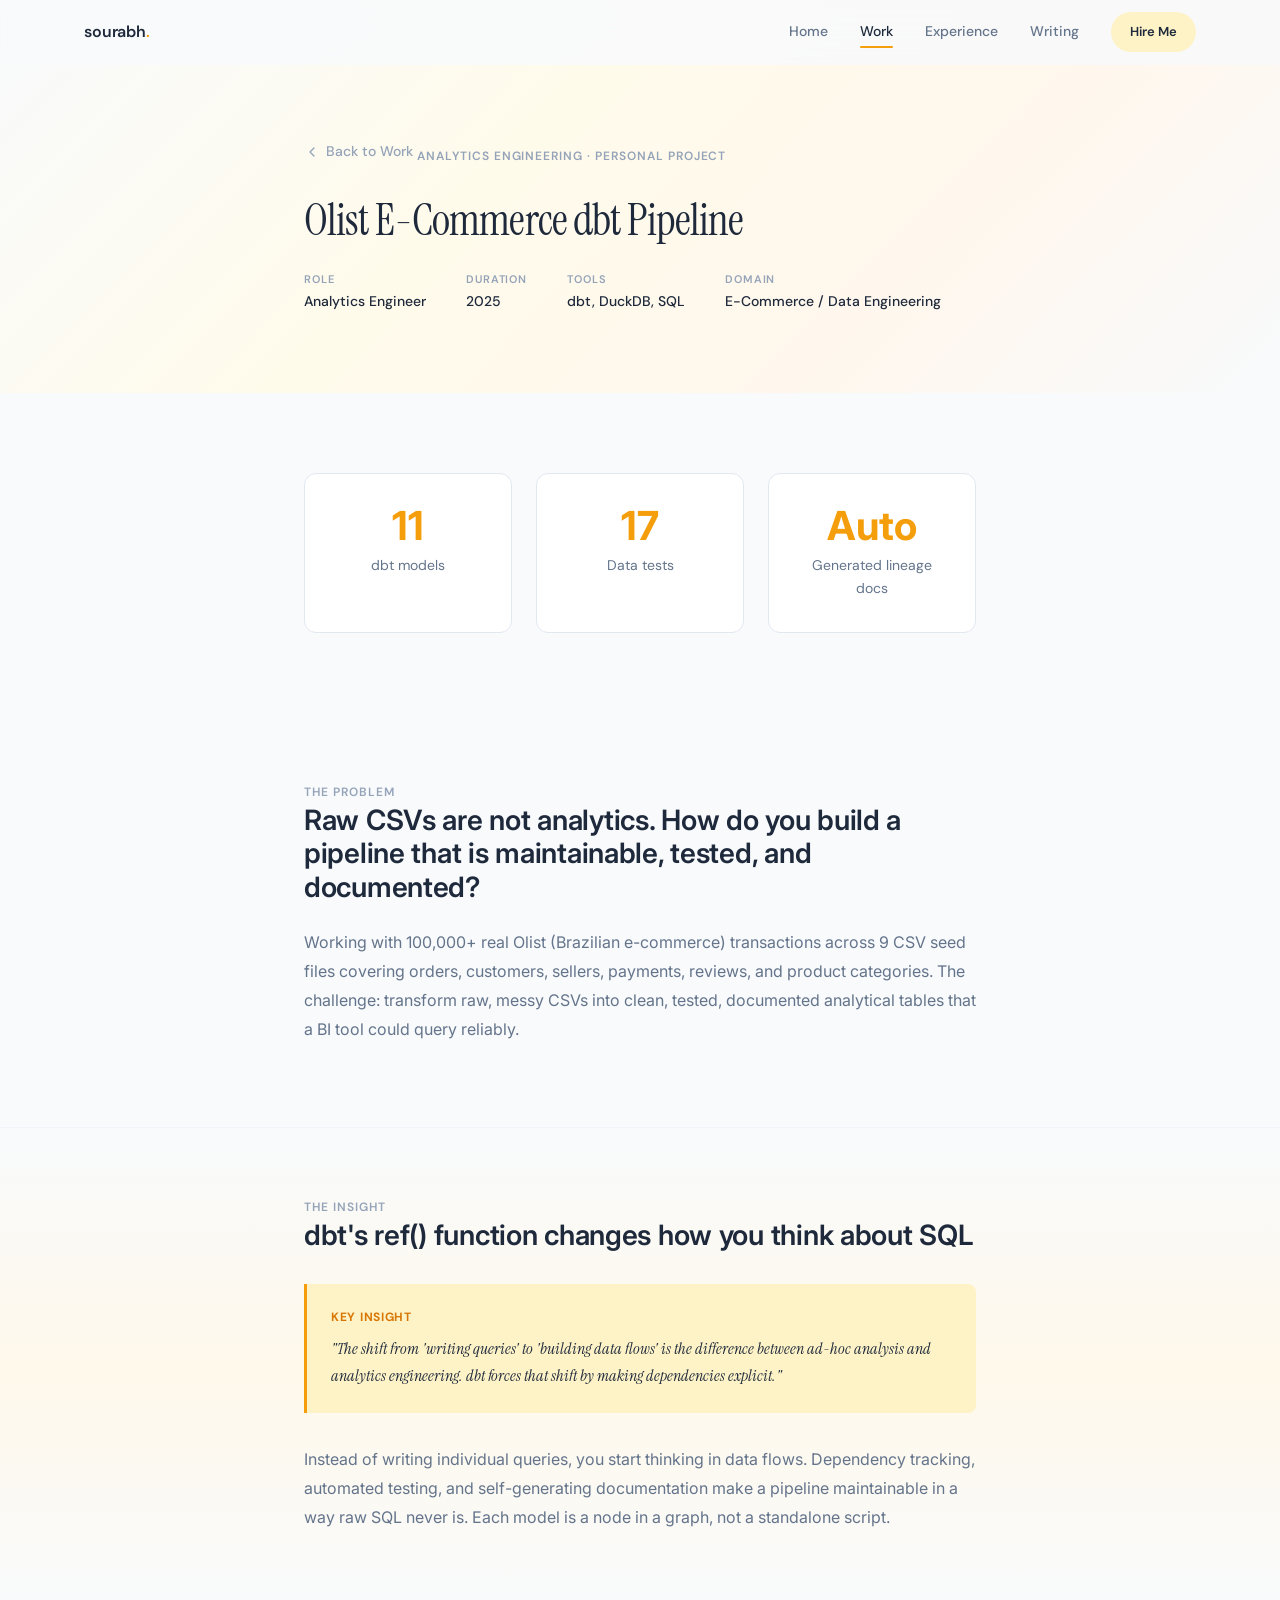
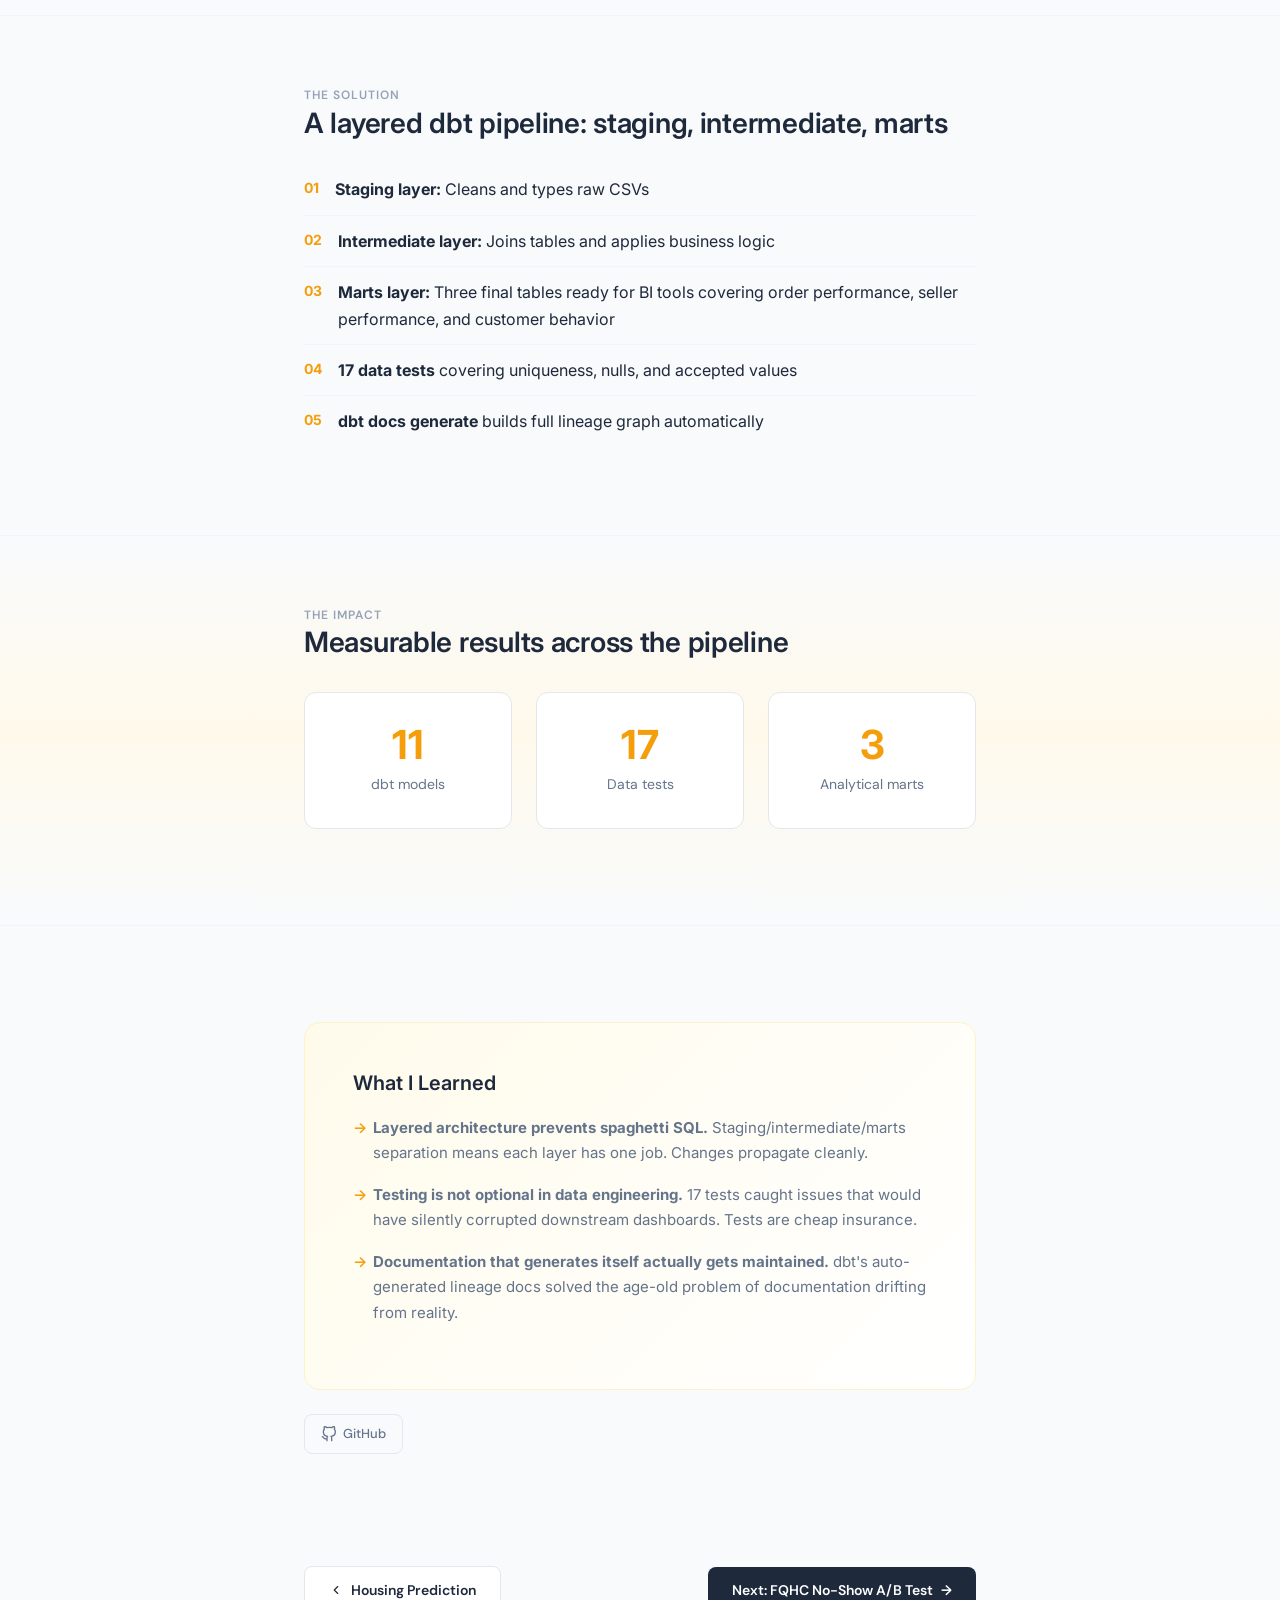
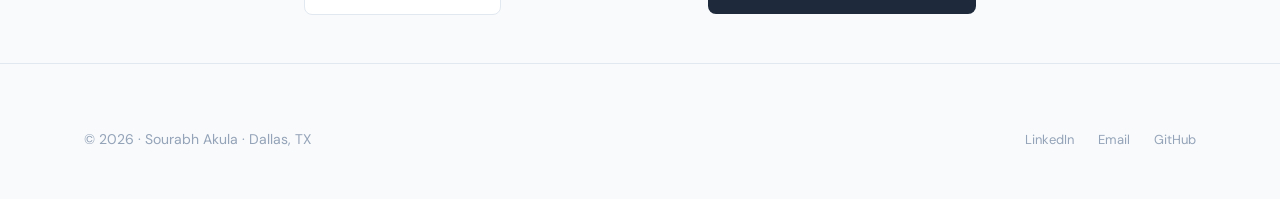
<file: project-olist-pipeline.html>
<!DOCTYPE html>
<html lang="en">
<head>
  <meta charset="UTF-8">
  <meta name="viewport" content="width=device-width, initial-scale=1.0">
  <title>Olist E-Commerce dbt Pipeline | Sourabh Akula</title>
  <link rel="stylesheet" href="css/styles.css">
  <link rel="icon" href="data:image/svg+xml,<svg xmlns='http://www.w3.org/2000/svg' viewBox='0 0 100 100'><text y='.9em' font-size='90'>S</text></svg>">
</head>
<body>
  <div class="page-transition" id="pageTransition"></div>

  <nav class="nav" id="nav">
    <div class="nav__inner">
      <a href="index.html" class="nav__logo">sourabh<span>.</span></a>
      <div class="nav__links" id="navLinks">
        <a href="index.html" class="nav__link">Home</a>
        <a href="work.html" class="nav__link active">Work</a>
        <a href="experience.html" class="nav__link">Experience</a>
        <a href="writing.html" class="nav__link">Writing</a>
        <a href="contact.html" class="nav__cta">Hire Me</a>
      </div>
      <button class="nav__toggle" id="navToggle" aria-label="Toggle menu">
        <span></span><span></span><span></span>
      </button>
    </div>
  </nav>

  <!-- Case Study Hero -->
  <section class="case-study-hero bg-hero-gradient">
    <div class="container container--narrow">
      <a href="work.html" class="back-link reveal">
        <svg width="16" height="16" viewBox="0 0 24 24" fill="none" stroke="currentColor" stroke-width="2" stroke-linecap="round" stroke-linejoin="round"><polyline points="15 18 9 12 15 6"/></svg>
        Back to Work
      </a>
      <span class="label reveal reveal-delay-1">Analytics Engineering &middot; Personal Project</span>
      <h1 class="reveal reveal-delay-2">Olist E-Commerce dbt Pipeline</h1>
      <div class="case-study-hero__meta reveal reveal-delay-3">
        <div class="case-study-hero__meta-item">
          <span class="label">Role</span>
          <span>Analytics Engineer</span>
        </div>
        <div class="case-study-hero__meta-item">
          <span class="label">Duration</span>
          <span>2025</span>
        </div>
        <div class="case-study-hero__meta-item">
          <span class="label">Tools</span>
          <span>dbt, DuckDB, SQL</span>
        </div>
        <div class="case-study-hero__meta-item">
          <span class="label">Domain</span>
          <span>E-Commerce / Data Engineering</span>
        </div>
      </div>
    </div>
  </section>

  <!-- Impact Banner -->
  <section class="section" style="padding-top: 48px; padding-bottom: 48px;">
    <div class="container container--narrow">
      <div class="impact-grid reveal">
        <div class="impact-item">
          <div class="impact-item__value">11</div>
          <div class="impact-item__desc">dbt models</div>
        </div>
        <div class="impact-item">
          <div class="impact-item__value">17</div>
          <div class="impact-item__desc">Data tests</div>
        </div>
        <div class="impact-item">
          <div class="impact-item__value">Auto</div>
          <div class="impact-item__desc">Generated lineage docs</div>
        </div>
      </div>
    </div>
  </section>

  <!-- Problem -->
  <section class="case-study-section">
    <div class="container container--narrow">
      <div class="reveal">
        <span class="label">The Problem</span>
        <h2>Raw CSVs are not analytics. How do you build a pipeline that is maintainable, tested, and documented?</h2>
        <p>
          Working with 100,000+ real Olist (Brazilian e-commerce) transactions across 9 CSV
          seed files covering orders, customers, sellers, payments, reviews, and product
          categories. The challenge: transform raw, messy CSVs into clean, tested, documented
          analytical tables that a BI tool could query reliably.
        </p>
      </div>
    </div>
  </section>

  <!-- Insight -->
  <section class="case-study-section bg-warm-gradient">
    <div class="container container--narrow">
      <div class="reveal">
        <span class="label">The Insight</span>
        <h2>dbt's ref() function changes how you think about SQL</h2>

        <div class="callout">
          <div class="callout__label">Key Insight</div>
          <div class="callout__text">
            "The shift from 'writing queries' to 'building data flows' is the difference between
            ad-hoc analysis and analytics engineering. dbt forces that shift by making dependencies
            explicit."
          </div>
        </div>

        <p>
          Instead of writing individual queries, you start thinking in data flows. Dependency
          tracking, automated testing, and self-generating documentation make a pipeline
          maintainable in a way raw SQL never is. Each model is a node in a graph, not a
          standalone script.
        </p>
      </div>
    </div>
  </section>

  <!-- Solution -->
  <section class="case-study-section">
    <div class="container container--narrow">
      <div class="reveal">
        <span class="label">The Solution</span>
        <h2>A layered dbt pipeline: staging, intermediate, marts</h2>
        <ul style="margin: 24px 0; padding-left: 0;">
          <li style="padding: 12px 0; border-bottom: 1px solid var(--border-light); display: flex; gap: 16px; align-items: flex-start;">
            <span style="font-weight: 700; color: var(--accent-warm); font-size: 14px; flex-shrink: 0;">01</span>
            <div>
              <strong>Staging layer:</strong> Cleans and types raw CSVs
            </div>
          </li>
          <li style="padding: 12px 0; border-bottom: 1px solid var(--border-light); display: flex; gap: 16px; align-items: flex-start;">
            <span style="font-weight: 700; color: var(--accent-warm); font-size: 14px; flex-shrink: 0;">02</span>
            <div>
              <strong>Intermediate layer:</strong> Joins tables and applies business logic
            </div>
          </li>
          <li style="padding: 12px 0; border-bottom: 1px solid var(--border-light); display: flex; gap: 16px; align-items: flex-start;">
            <span style="font-weight: 700; color: var(--accent-warm); font-size: 14px; flex-shrink: 0;">03</span>
            <div>
              <strong>Marts layer:</strong> Three final tables ready for BI tools covering order performance, seller performance, and customer behavior
            </div>
          </li>
          <li style="padding: 12px 0; border-bottom: 1px solid var(--border-light); display: flex; gap: 16px; align-items: flex-start;">
            <span style="font-weight: 700; color: var(--accent-warm); font-size: 14px; flex-shrink: 0;">04</span>
            <div>
              <strong>17 data tests</strong> covering uniqueness, nulls, and accepted values
            </div>
          </li>
          <li style="padding: 12px 0; display: flex; gap: 16px; align-items: flex-start;">
            <span style="font-weight: 700; color: var(--accent-warm); font-size: 14px; flex-shrink: 0;">05</span>
            <div>
              <strong>dbt docs generate</strong> builds full lineage graph automatically
            </div>
          </li>
        </ul>
      </div>
    </div>
  </section>

  <!-- Impact -->
  <section class="case-study-section bg-warm-gradient">
    <div class="container container--narrow">
      <div class="reveal">
        <span class="label">The Impact</span>
        <h2>Measurable results across the pipeline</h2>

        <div class="impact-grid">
          <div class="impact-item">
            <div class="impact-item__value">11</div>
            <div class="impact-item__desc">dbt models</div>
          </div>
          <div class="impact-item">
            <div class="impact-item__value">17</div>
            <div class="impact-item__desc">Data tests</div>
          </div>
          <div class="impact-item">
            <div class="impact-item__value">3</div>
            <div class="impact-item__desc">Analytical marts</div>
          </div>
        </div>
      </div>
    </div>
  </section>

  <!-- What I Learned -->
  <section class="case-study-section">
    <div class="container container--narrow">
      <div class="reveal">
        <div class="learned-block">
          <h3>What I Learned</h3>
          <ul>
            <li>
              <strong>Layered architecture prevents spaghetti SQL.</strong> Staging/intermediate/marts
              separation means each layer has one job. Changes propagate cleanly.
            </li>
            <li>
              <strong>Testing is not optional in data engineering.</strong> 17 tests caught issues that
              would have silently corrupted downstream dashboards. Tests are cheap insurance.
            </li>
            <li>
              <strong>Documentation that generates itself actually gets maintained.</strong> dbt's
              auto-generated lineage docs solved the age-old problem of documentation drifting
              from reality.
            </li>
          </ul>
        </div>

        <div class="project-links">
          <a href="https://github.com/sourabhakula/olist-dbt-pipeline" target="_blank" rel="noopener" class="project-link">
            <svg width="16" height="16" viewBox="0 0 24 24" fill="none" stroke="currentColor" stroke-width="2" stroke-linecap="round" stroke-linejoin="round"><path d="M9 19c-5 1.5-5-2.5-7-3m14 6v-3.87a3.37 3.37 0 0 0-.94-2.61c3.14-.35 6.44-1.54 6.44-7A5.44 5.44 0 0 0 20 4.77 5.07 5.07 0 0 0 19.91 1S18.73.65 16 2.48a13.38 13.38 0 0 0-7 0C6.27.65 5.09 1 5.09 1A5.07 5.07 0 0 0 5 4.77a5.44 5.44 0 0 0-1.5 3.78c0 5.42 3.3 6.61 6.44 7A3.37 3.37 0 0 0 9 18.13V22"/></svg>
            GitHub
          </a>
        </div>
      </div>
    </div>
  </section>

  <!-- Next Project -->
  <section class="section" style="padding: 48px 0;">
    <div class="container container--narrow">
      <div style="display: flex; justify-content: space-between; align-items: center; flex-wrap: wrap; gap: 16px;">
        <a href="project-housing-prediction.html" class="btn btn--secondary">
          <svg width="14" height="14" viewBox="0 0 24 24" fill="none" stroke="currentColor" stroke-width="2" stroke-linecap="round" stroke-linejoin="round"><polyline points="15 18 9 12 15 6"/></svg>
          Housing Prediction
        </a>
        <a href="project-fqhc-abtest.html" class="btn btn--primary">
          Next: FQHC No-Show A/B Test
          <span class="btn__arrow">&rarr;</span>
        </a>
      </div>
    </div>
  </section>

  <footer class="footer">
    <div class="container">
      <div class="footer__inner">
        <div class="footer__left">&copy; 2026 &middot; Sourabh Akula &middot; Dallas, TX</div>
        <div class="footer__links">
          <a href="https://www.linkedin.com/in/sourabhakula/" target="_blank" rel="noopener" class="footer__link">LinkedIn</a>
          <a href="mailto:akulasourab5@gmail.com" class="footer__link">Email</a>
          <a href="https://github.com/sourabhakula" target="_blank" rel="noopener" class="footer__link">GitHub</a>
        </div>
      </div>
    </div>
  </footer>

  <script src="js/main.js"></script>
</body>
</html>
</file>
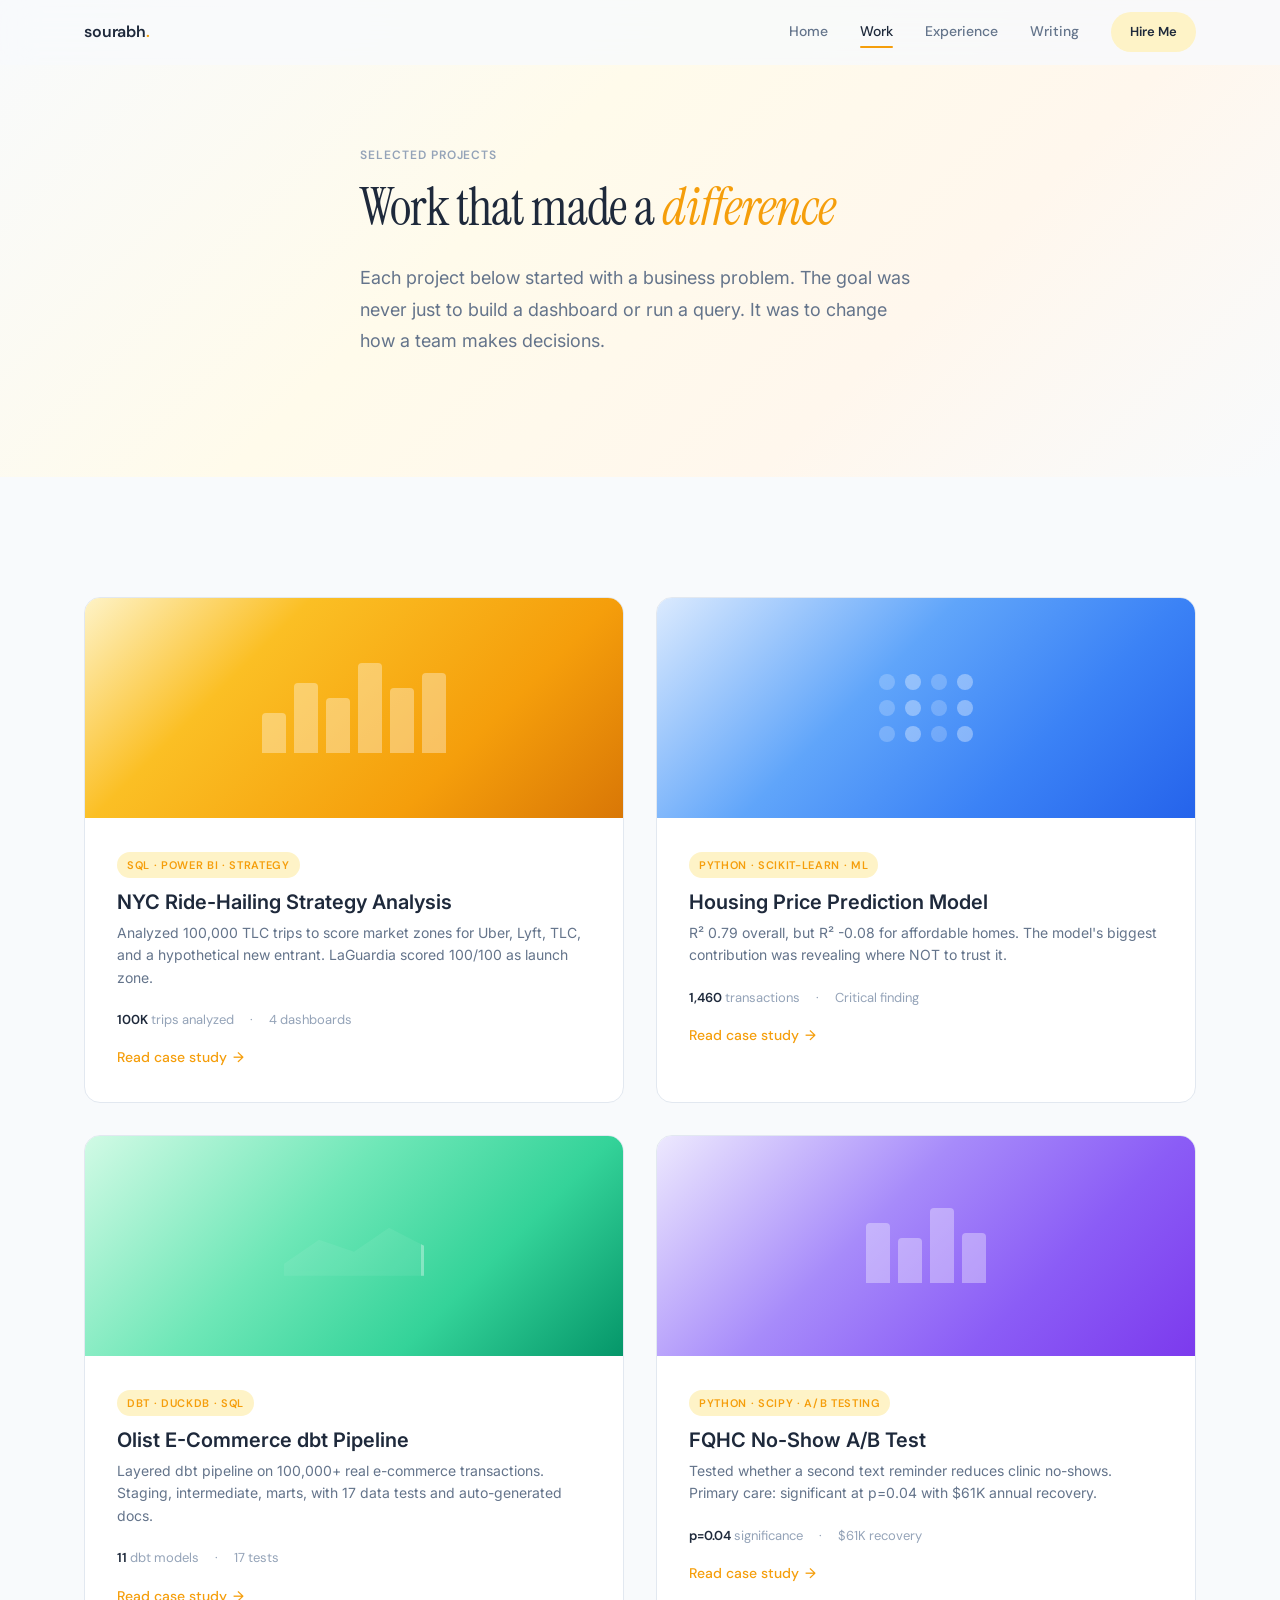
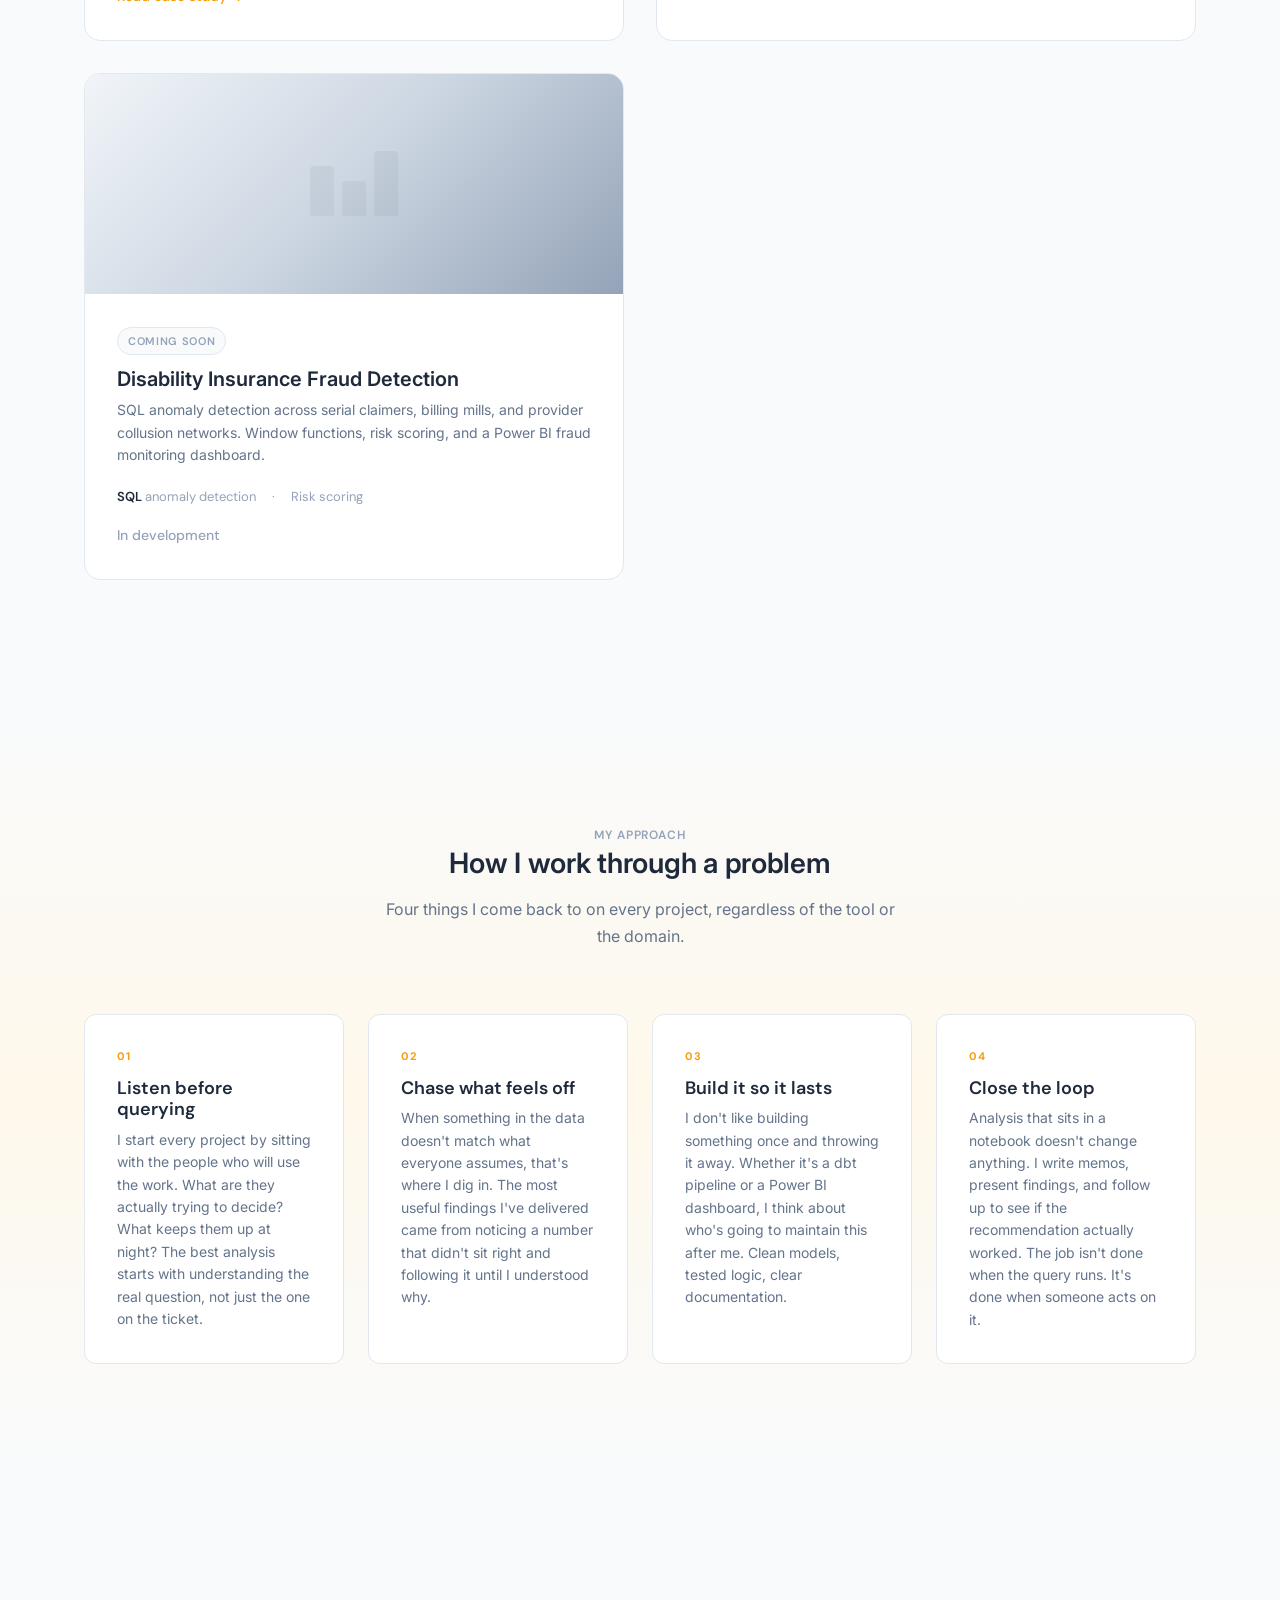
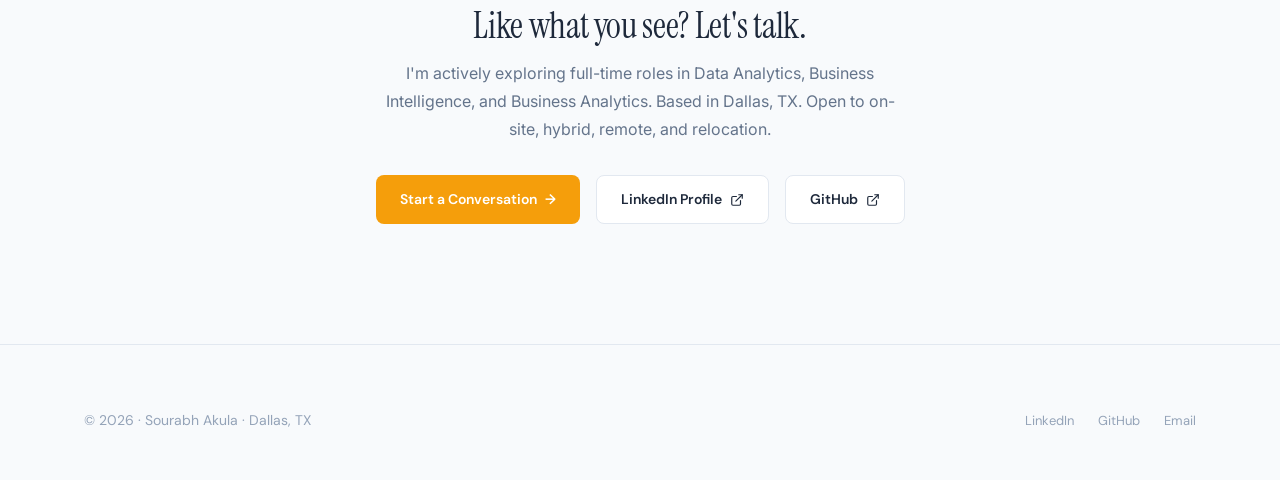
<file: work.html>
<!DOCTYPE html>
<html lang="en">
<head>
  <meta charset="UTF-8">
  <meta name="viewport" content="width=device-width, initial-scale=1.0">
  <title>Work | Sourabh Akula</title>
  <meta name="description" content="Selected projects in market strategy, ML, analytics engineering, experimentation, and fraud detection.">
  <link rel="stylesheet" href="css/styles.css">
  <link rel="icon" href="data:image/svg+xml,<svg xmlns='http://www.w3.org/2000/svg' viewBox='0 0 100 100'><text y='.9em' font-size='90'>S</text></svg>">
</head>
<body>
  <div class="page-transition" id="pageTransition"></div>

  <nav class="nav" id="nav">
    <div class="nav__inner">
      <a href="index.html" class="nav__logo">sourabh<span>.</span></a>
      <div class="nav__links" id="navLinks">
        <a href="index.html" class="nav__link">Home</a>
        <a href="work.html" class="nav__link active">Work</a>
        <a href="experience.html" class="nav__link">Experience</a>
        <a href="writing.html" class="nav__link">Writing</a>
        <a href="contact.html" class="nav__cta">Hire Me</a>
      </div>
      <button class="nav__toggle" id="navToggle" aria-label="Toggle menu">
        <span></span><span></span><span></span>
      </button>
    </div>
  </nav>

  <!-- Header -->
  <section class="hero bg-hero-gradient" style="min-height: auto; padding: 140px 0 80px;">
    <div class="container">
      <div class="hero__content" style="max-width: 600px;">
        <span class="label reveal">Selected Projects</span>
        <h1 class="reveal reveal-delay-1" style="margin-top: 12px;">
          Work that made a <span class="accent">difference</span>
        </h1>
        <p class="hero__description reveal reveal-delay-2">
          Each project below started with a business problem. The goal was never
          just to build a dashboard or run a query. It was to change how a team
          makes decisions.
        </p>
      </div>
    </div>
  </section>

  <!-- Project Grid -->
  <section class="section">
    <div class="container">
      <div class="project-grid">
        <!-- NYC Ride-Hailing -->
        <a href="project-nyc-rideshare.html" class="project-card reveal">
          <div class="project-card__preview">
            <div class="project-card__preview-bg preview--fraud">
              <div class="preview-visual">
                <div class="preview-visual__bar" style="height:40px"></div>
                <div class="preview-visual__bar" style="height:70px"></div>
                <div class="preview-visual__bar" style="height:55px"></div>
                <div class="preview-visual__bar" style="height:90px"></div>
                <div class="preview-visual__bar" style="height:65px"></div>
                <div class="preview-visual__bar" style="height:80px"></div>
              </div>
            </div>
          </div>
          <div class="project-card__body">
            <span class="project-card__tag">SQL &middot; Power BI &middot; Strategy</span>
            <h3 class="project-card__title">NYC Ride-Hailing Strategy Analysis</h3>
            <p class="project-card__desc">Analyzed 100,000 TLC trips to score market zones for Uber, Lyft, TLC, and a hypothetical new entrant. LaGuardia scored 100/100 as launch zone.</p>
            <div class="project-card__meta">
              <span><span class="project-card__metric">100K</span> trips analyzed</span>
              <span>&middot;</span>
              <span>4 dashboards</span>
            </div>
            <div class="project-card__link">Read case study <span>&rarr;</span></div>
          </div>
        </a>

        <!-- Housing Price -->
        <a href="project-housing-prediction.html" class="project-card reveal reveal-delay-1">
          <div class="project-card__preview">
            <div class="project-card__preview-bg preview--segmentation">
              <div class="preview-visual">
                <div class="preview-visual__dots">
                  <div class="preview-visual__dot"></div>
                  <div class="preview-visual__dot"></div>
                  <div class="preview-visual__dot"></div>
                  <div class="preview-visual__dot"></div>
                  <div class="preview-visual__dot"></div>
                  <div class="preview-visual__dot"></div>
                  <div class="preview-visual__dot"></div>
                  <div class="preview-visual__dot"></div>
                  <div class="preview-visual__dot"></div>
                  <div class="preview-visual__dot"></div>
                  <div class="preview-visual__dot"></div>
                  <div class="preview-visual__dot"></div>
                </div>
              </div>
            </div>
          </div>
          <div class="project-card__body">
            <span class="project-card__tag">Python &middot; scikit-learn &middot; ML</span>
            <h3 class="project-card__title">Housing Price Prediction Model</h3>
            <p class="project-card__desc">R² 0.79 overall, but R² -0.08 for affordable homes. The model's biggest contribution was revealing where NOT to trust it.</p>
            <div class="project-card__meta">
              <span><span class="project-card__metric">1,460</span> transactions</span>
              <span>&middot;</span>
              <span>Critical finding</span>
            </div>
            <div class="project-card__link">Read case study <span>&rarr;</span></div>
          </div>
        </a>

        <!-- Olist dbt -->
        <a href="project-olist-pipeline.html" class="project-card reveal">
          <div class="project-card__preview">
            <div class="project-card__preview-bg preview--automation">
              <div class="preview-visual">
                <div class="preview-visual__line"></div>
              </div>
            </div>
          </div>
          <div class="project-card__body">
            <span class="project-card__tag">dbt &middot; DuckDB &middot; SQL</span>
            <h3 class="project-card__title">Olist E-Commerce dbt Pipeline</h3>
            <p class="project-card__desc">Layered dbt pipeline on 100,000+ real e-commerce transactions. Staging, intermediate, marts, with 17 data tests and auto-generated docs.</p>
            <div class="project-card__meta">
              <span><span class="project-card__metric">11</span> dbt models</span>
              <span>&middot;</span>
              <span>17 tests</span>
            </div>
            <div class="project-card__link">Read case study <span>&rarr;</span></div>
          </div>
        </a>

        <!-- FQHC A/B Test -->
        <a href="project-fqhc-abtest.html" class="project-card reveal reveal-delay-1">
          <div class="project-card__preview">
            <div class="project-card__preview-bg preview--experimentation">
              <div class="preview-visual">
                <div class="preview-visual__bar" style="height:60px"></div>
                <div class="preview-visual__bar" style="height:45px"></div>
                <div class="preview-visual__bar" style="height:75px"></div>
                <div class="preview-visual__bar" style="height:50px"></div>
              </div>
            </div>
          </div>
          <div class="project-card__body">
            <span class="project-card__tag">Python &middot; SciPy &middot; A/B Testing</span>
            <h3 class="project-card__title">FQHC No-Show A/B Test</h3>
            <p class="project-card__desc">Tested whether a second text reminder reduces clinic no-shows. Primary care: significant at p=0.04 with $61K annual recovery.</p>
            <div class="project-card__meta">
              <span><span class="project-card__metric">p=0.04</span> significance</span>
              <span>&middot;</span>
              <span>$61K recovery</span>
            </div>
            <div class="project-card__link">Read case study <span>&rarr;</span></div>
          </div>
        </a>

        <!-- Fraud Detection - Coming Soon -->
        <div class="project-card project-card--soon reveal">
          <div class="project-card__preview">
            <div class="project-card__preview-bg" style="background: linear-gradient(135deg, #F1F5F9 0%, #CBD5E1 50%, #94A3B8 100%); display: flex; align-items: center; justify-content: center;">
              <div class="preview-visual">
                <div class="preview-visual__bar" style="height:50px; background: rgba(30,41,59,0.15);"></div>
                <div class="preview-visual__bar" style="height:35px; background: rgba(30,41,59,0.15);"></div>
                <div class="preview-visual__bar" style="height:65px; background: rgba(30,41,59,0.15);"></div>
              </div>
            </div>
          </div>
          <div class="project-card__body">
            <span class="coming-soon-badge">Coming Soon</span>
            <h3 class="project-card__title" style="margin-top: 12px;">Disability Insurance Fraud Detection</h3>
            <p class="project-card__desc">SQL anomaly detection across serial claimers, billing mills, and provider collusion networks. Window functions, risk scoring, and a Power BI fraud monitoring dashboard.</p>
            <div class="project-card__meta">
              <span><span class="project-card__metric">SQL</span> anomaly detection</span>
              <span>&middot;</span>
              <span>Risk scoring</span>
            </div>
            <div class="project-card__link" style="color: var(--text-muted);">In development</div>
          </div>
        </div>
      </div>
    </div>
  </section>

  <!-- Approach -->
  <section class="section bg-warm-gradient">
    <div class="container">
      <div class="section-header section-header--center reveal">
        <span class="label">My Approach</span>
        <h2>How I work through a problem</h2>
        <p>Four things I come back to on every project, regardless of the tool or the domain.</p>
      </div>
      <div class="process-steps reveal reveal-delay-1">
        <div class="process-step">
          <div class="process-step__number">01</div>
          <h4 class="process-step__title">Listen before querying</h4>
          <p class="process-step__desc">I start every project by sitting with the people who will use the work. What are they actually trying to decide? What keeps them up at night? The best analysis starts with understanding the real question, not just the one on the ticket.</p>
        </div>
        <div class="process-step">
          <div class="process-step__number">02</div>
          <h4 class="process-step__title">Chase what feels off</h4>
          <p class="process-step__desc">When something in the data doesn't match what everyone assumes, that's where I dig in. The most useful findings I've delivered came from noticing a number that didn't sit right and following it until I understood why.</p>
        </div>
        <div class="process-step">
          <div class="process-step__number">03</div>
          <h4 class="process-step__title">Build it so it lasts</h4>
          <p class="process-step__desc">I don't like building something once and throwing it away. Whether it's a dbt pipeline or a Power BI dashboard, I think about who's going to maintain this after me. Clean models, tested logic, clear documentation.</p>
        </div>
        <div class="process-step">
          <div class="process-step__number">04</div>
          <h4 class="process-step__title">Close the loop</h4>
          <p class="process-step__desc">Analysis that sits in a notebook doesn't change anything. I write memos, present findings, and follow up to see if the recommendation actually worked. The job isn't done when the query runs. It's done when someone acts on it.</p>
        </div>
      </div>
    </div>
  </section>

  <!-- CTA -->
  <section class="section">
    <div class="container" style="text-align: center;">
      <div class="reveal">
        <h2 style="margin-bottom: 12px; font-family: var(--font-accent); font-weight: 400; font-size: 36px;">
          Like what you see? Let's talk.
        </h2>
        <p style="color: var(--text-secondary); max-width: 520px; margin: 0 auto 32px; line-height: 1.75;">
          I'm actively exploring full-time roles in Data Analytics, Business Intelligence,
          and Business Analytics. Based in Dallas, TX. Open to on-site, hybrid, remote, and relocation.
        </p>
        <div style="display: flex; gap: 16px; justify-content: center; flex-wrap: wrap;">
          <a href="contact.html" class="btn btn--warm">
            Start a Conversation
            <span class="btn__arrow">&rarr;</span>
          </a>
          <a href="https://www.linkedin.com/in/sourabhakula/" target="_blank" rel="noopener" class="btn btn--secondary">
            LinkedIn Profile
            <svg width="14" height="14" viewBox="0 0 24 24" fill="none" stroke="currentColor" stroke-width="2" stroke-linecap="round" stroke-linejoin="round"><path d="M18 13v6a2 2 0 01-2 2H5a2 2 0 01-2-2V8a2 2 0 012-2h6"/><polyline points="15 3 21 3 21 9"/><line x1="10" y1="14" x2="21" y2="3"/></svg>
          </a>
          <a href="https://github.com/sourabhakula" target="_blank" rel="noopener" class="btn btn--secondary">
            GitHub
            <svg width="14" height="14" viewBox="0 0 24 24" fill="none" stroke="currentColor" stroke-width="2" stroke-linecap="round" stroke-linejoin="round"><path d="M18 13v6a2 2 0 01-2 2H5a2 2 0 01-2-2V8a2 2 0 012-2h6"/><polyline points="15 3 21 3 21 9"/><line x1="10" y1="14" x2="21" y2="3"/></svg>
          </a>
        </div>
      </div>
    </div>
  </section>

  <footer class="footer">
    <div class="container">
      <div class="footer__inner">
        <div class="footer__left">&copy; 2026 &middot; Sourabh Akula &middot; Dallas, TX</div>
        <div class="footer__links">
          <a href="https://www.linkedin.com/in/sourabhakula/" target="_blank" rel="noopener" class="footer__link">LinkedIn</a>
          <a href="https://github.com/sourabhakula" target="_blank" rel="noopener" class="footer__link">GitHub</a>
          <a href="mailto:akulasourab5@gmail.com" class="footer__link">Email</a>
        </div>
      </div>
    </div>
  </footer>

  <script src="js/main.js"></script>
</body>
</html>
</file>
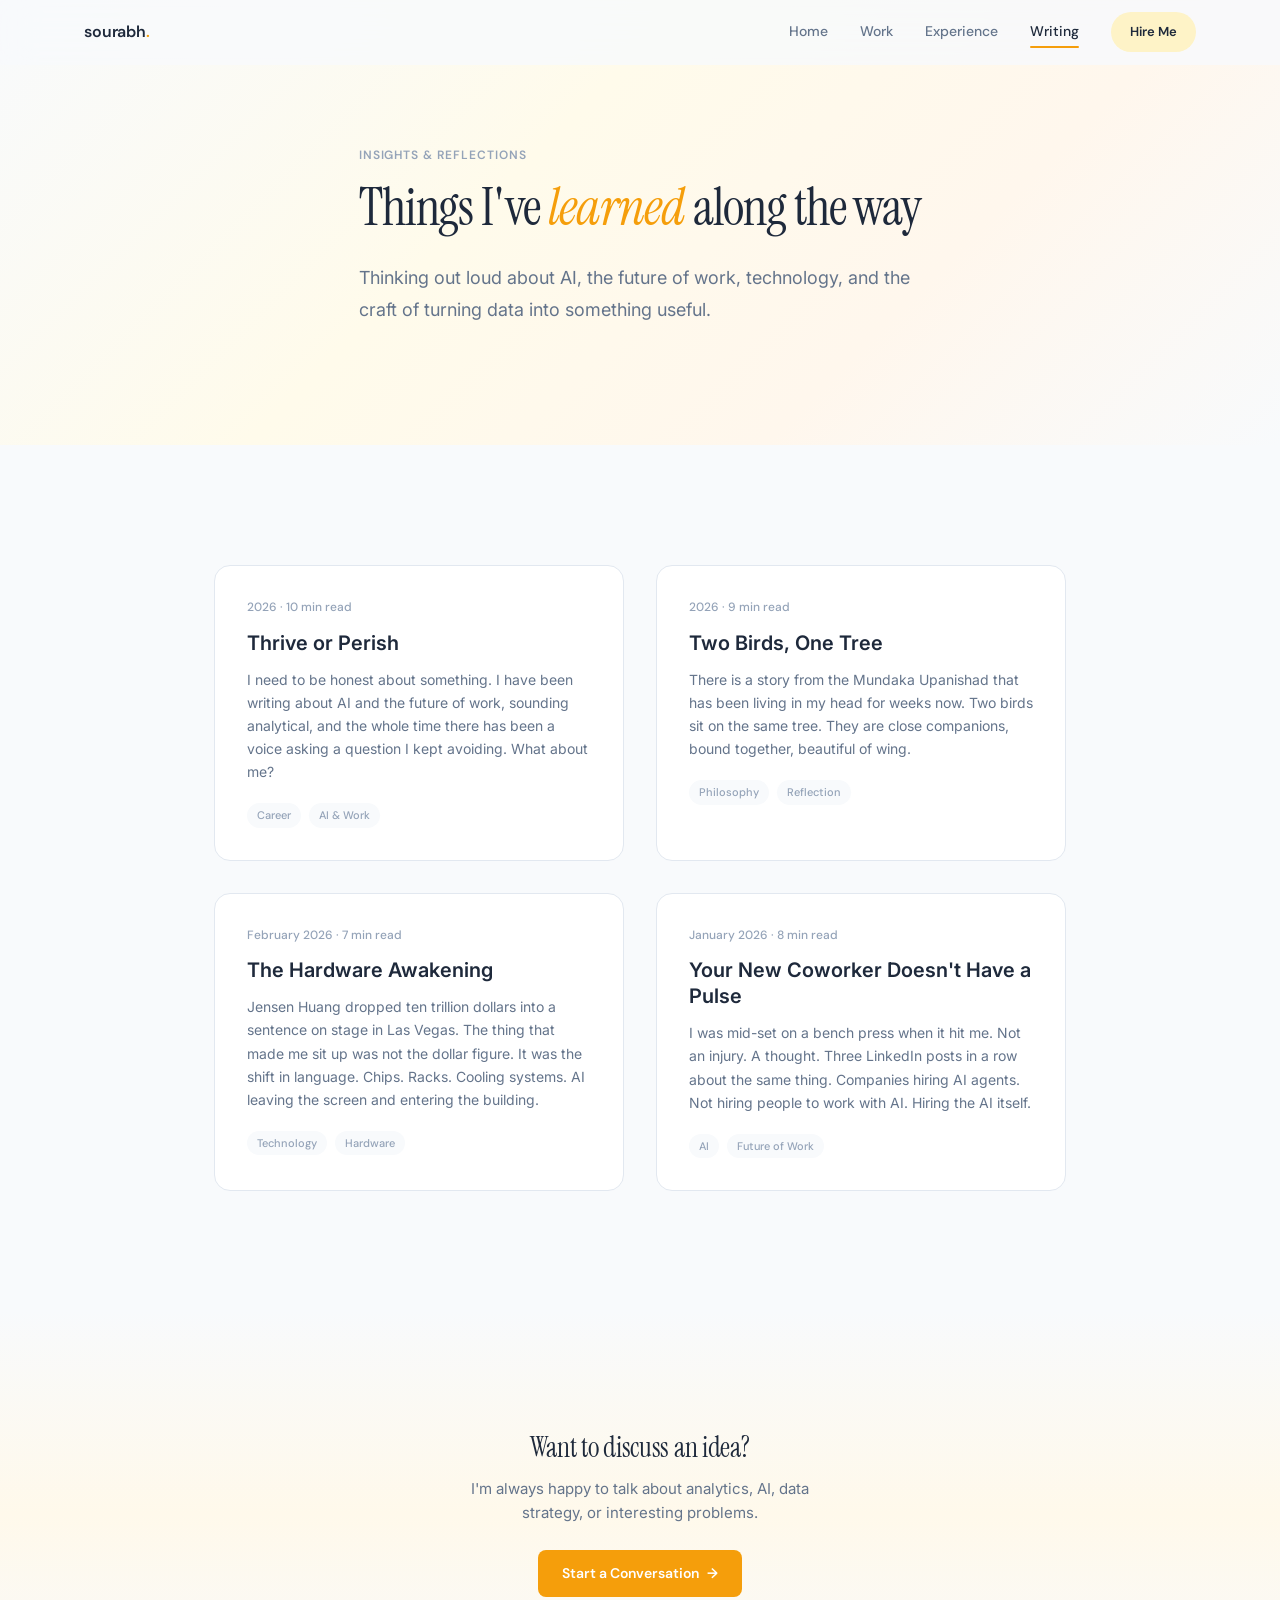
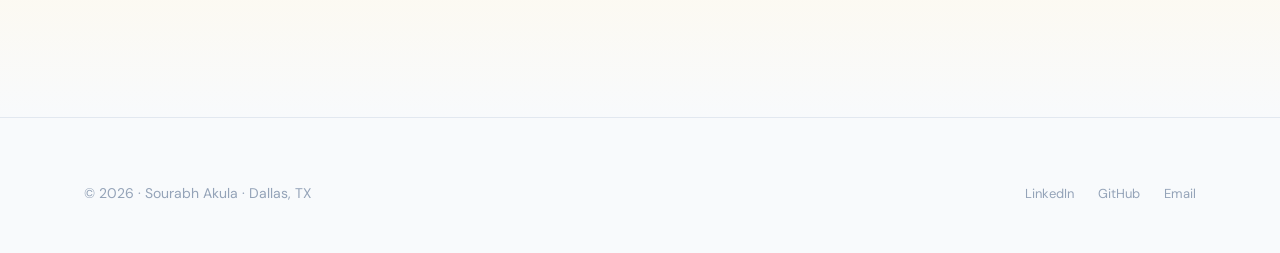
<file: writing.html>
<!DOCTYPE html>
<html lang="en">
<head>
  <meta charset="UTF-8">
  <meta name="viewport" content="width=device-width, initial-scale=1.0">
  <title>Writing | Sourabh Akula</title>
  <meta name="description" content="Thoughts on AI, the future of work, technology, and the craft of analytical thinking.">
  <link rel="stylesheet" href="css/styles.css">
  <link rel="icon" href="data:image/svg+xml,<svg xmlns='http://www.w3.org/2000/svg' viewBox='0 0 100 100'><text y='.9em' font-size='90'>S</text></svg>">
</head>
<body>
  <div class="page-transition" id="pageTransition"></div>

  <nav class="nav" id="nav">
    <div class="nav__inner">
      <a href="index.html" class="nav__logo">sourabh<span>.</span></a>
      <div class="nav__links" id="navLinks">
        <a href="index.html" class="nav__link">Home</a>
        <a href="work.html" class="nav__link">Work</a>
        <a href="experience.html" class="nav__link">Experience</a>
        <a href="writing.html" class="nav__link active">Writing</a>
        <a href="contact.html" class="nav__cta">Hire Me</a>
      </div>
      <button class="nav__toggle" id="navToggle" aria-label="Toggle menu">
        <span></span><span></span><span></span>
      </button>
    </div>
  </nav>

  <!-- Header -->
  <section class="hero bg-hero-gradient" style="min-height: auto; padding: 140px 0 80px;">
    <div class="container">
      <div class="hero__content" style="max-width: 600px;">
        <span class="label reveal">Insights & Reflections</span>
        <h1 class="reveal reveal-delay-1" style="margin-top: 12px;">
          Things I've <span class="accent">learned</span> along the way
        </h1>
        <p class="hero__description reveal reveal-delay-2">
          Thinking out loud about AI, the future of work, technology, and the craft of
          turning data into something useful.
        </p>
      </div>
    </div>
  </section>

  <!-- Articles -->
  <section class="section">
    <div class="container" style="max-width: 900px;">
      <div class="writing-grid">

        <a href="article-thrive-or-perish.html" class="writing-card reveal">
          <div class="writing-card__date">2026 &middot; 10 min read</div>
          <h3 class="writing-card__title">Thrive or Perish</h3>
          <p class="writing-card__excerpt">
            I need to be honest about something. I have been writing about AI and the future
            of work, sounding analytical, and the whole time there has been a voice asking a
            question I kept avoiding. What about me?
          </p>
          <div class="writing-card__tags">
            <span class="writing-card__tag-item">Career</span>
            <span class="writing-card__tag-item">AI & Work</span>
          </div>
        </a>

        <a href="article-two-birds.html" class="writing-card reveal reveal-delay-1">
          <div class="writing-card__date">2026 &middot; 9 min read</div>
          <h3 class="writing-card__title">Two Birds, One Tree</h3>
          <p class="writing-card__excerpt">
            There is a story from the Mundaka Upanishad that has been living in my head for
            weeks now. Two birds sit on the same tree. They are close companions, bound together,
            beautiful of wing.
          </p>
          <div class="writing-card__tags">
            <span class="writing-card__tag-item">Philosophy</span>
            <span class="writing-card__tag-item">Reflection</span>
          </div>
        </a>

        <a href="article-hardware-awakening.html" class="writing-card reveal">
          <div class="writing-card__date">February 2026 &middot; 7 min read</div>
          <h3 class="writing-card__title">The Hardware Awakening</h3>
          <p class="writing-card__excerpt">
            Jensen Huang dropped ten trillion dollars into a sentence on stage in Las Vegas.
            The thing that made me sit up was not the dollar figure. It was the shift in language.
            Chips. Racks. Cooling systems. AI leaving the screen and entering the building.
          </p>
          <div class="writing-card__tags">
            <span class="writing-card__tag-item">Technology</span>
            <span class="writing-card__tag-item">Hardware</span>
          </div>
        </a>

        <a href="article-ai-coworker.html" class="writing-card reveal reveal-delay-1">
          <div class="writing-card__date">January 2026 &middot; 8 min read</div>
          <h3 class="writing-card__title">Your New Coworker Doesn't Have a Pulse</h3>
          <p class="writing-card__excerpt">
            I was mid-set on a bench press when it hit me. Not an injury. A thought. Three
            LinkedIn posts in a row about the same thing. Companies hiring AI agents. Not
            hiring people to work with AI. Hiring the AI itself.
          </p>
          <div class="writing-card__tags">
            <span class="writing-card__tag-item">AI</span>
            <span class="writing-card__tag-item">Future of Work</span>
          </div>
        </a>

      </div>
    </div>
  </section>

  <!-- CTA -->
  <section class="section bg-warm-gradient">
    <div class="container" style="text-align: center;">
      <div class="reveal">
        <h2 style="font-family: var(--font-accent); font-weight: 400; font-size: 28px; margin-bottom: 12px;">
          Want to discuss an idea?
        </h2>
        <p style="color: var(--text-secondary); max-width: 400px; margin: 0 auto 24px; font-size: 15px;">
          I'm always happy to talk about analytics, AI, data strategy, or interesting problems.
        </p>
        <a href="contact.html" class="btn btn--warm">
          Start a Conversation
          <span class="btn__arrow">&rarr;</span>
        </a>
      </div>
    </div>
  </section>

  <footer class="footer">
    <div class="container">
      <div class="footer__inner">
        <div class="footer__left">&copy; 2026 &middot; Sourabh Akula &middot; Dallas, TX</div>
        <div class="footer__links">
          <a href="https://www.linkedin.com/in/sourabhakula/" target="_blank" rel="noopener" class="footer__link">LinkedIn</a>
          <a href="https://github.com/sourabhakula" target="_blank" rel="noopener" class="footer__link">GitHub</a>
          <a href="mailto:akulasourab5@gmail.com" class="footer__link">Email</a>
        </div>
      </div>
    </div>
  </footer>

  <script src="js/main.js"></script>
</body>
</html>
</file>
<file: css/styles.css>
/* ============================================================
   WARMTH ENGINE — Human-Centered Intelligence
   Design System CSS
   ============================================================ */

/* --- Google Fonts --- */
@import url('https://fonts.googleapis.com/css2?family=DM+Sans:ital,opsz,wght@0,9..40,300;0,9..40,400;0,9..40,500;0,9..40,600;0,9..40,700;1,9..40,400;1,9..40,500&family=Inter:wght@300;400;500;600;700&family=Instrument+Serif:ital@0;1&display=swap');

/* --- Design Tokens --- */
:root {
  /* Colour Palette */
  --bg:          #F8FAFC;
  --surface:     #FFFFFF;
  --text-primary:#1E293B;
  --text-secondary:#64748B;
  --text-muted:  #94A3B8;
  --accent-warm: #F59E0B;
  --accent-soft: #FEF3C7;
  --accent-hover:#D97706;
  --highlight:   #34D399;
  --highlight-soft:#D1FAE5;
  --border:      #E2E8F0;
  --border-light:#F1F5F9;
  --shadow-sm:   0 1px 3px rgba(30,41,59,0.06), 0 1px 2px rgba(30,41,59,0.04);
  --shadow-md:   0 4px 12px rgba(30,41,59,0.08), 0 2px 4px rgba(30,41,59,0.04);
  --shadow-lg:   0 12px 32px rgba(30,41,59,0.10), 0 4px 8px rgba(30,41,59,0.06);
  --shadow-hover:0 16px 40px rgba(30,41,59,0.12), 0 6px 12px rgba(30,41,59,0.06);

  /* Typography */
  --font-primary:   'Inter', -apple-system, BlinkMacSystemFont, sans-serif;
  --font-secondary:  'DM Sans', sans-serif;
  --font-accent:    'Instrument Serif', Georgia, serif;

  /* Spacing (8px scale) */
  --sp-1: 4px;   --sp-2: 8px;   --sp-3: 12px;  --sp-4: 16px;
  --sp-5: 20px;  --sp-6: 24px;  --sp-7: 32px;  --sp-8: 40px;
  --sp-9: 48px;  --sp-10: 56px; --sp-11: 64px; --sp-12: 80px;
  --sp-13: 96px; --sp-14: 120px; --sp-15: 160px;

  /* Layout */
  --max-width: 1160px;
  --narrow-width: 720px;
  --grid-gap: 24px;

  /* Transitions */
  --ease-out: cubic-bezier(0.16, 1, 0.3, 1);
  --ease-spring: cubic-bezier(0.34, 1.56, 0.64, 1);
  --duration-fast: 200ms;
  --duration-mid: 350ms;
  --duration-slow: 500ms;

  /* Border Radius */
  --radius-sm: 8px;
  --radius-md: 12px;
  --radius-lg: 16px;
  --radius-xl: 24px;
}

/* --- Reset & Base --- */
*, *::before, *::after {
  margin: 0; padding: 0; box-sizing: border-box;
}

html {
  scroll-behavior: smooth;
  -webkit-font-smoothing: antialiased;
  -moz-osx-font-smoothing: grayscale;
}

body {
  font-family: var(--font-primary);
  font-size: 16px;
  line-height: 1.65;
  color: var(--text-primary);
  background: var(--bg);
  overflow-x: hidden;
}

a {
  color: inherit;
  text-decoration: none;
}

img { max-width: 100%; display: block; }
ul, ol { list-style: none; }
button { cursor: pointer; border: none; background: none; font: inherit; }
input, textarea { font: inherit; }

/* --- Selection --- */
::selection {
  background: var(--accent-soft);
  color: var(--text-primary);
}

/* --- Typography --- */
h1, h2, h3, h4, h5 { line-height: 1.2; font-weight: 600; }

h1 {
  font-family: var(--font-accent);
  font-size: 52px;
  font-weight: 400;
  letter-spacing: -0.02em;
  line-height: 1.15;
}

h2 {
  font-size: 28px;
  letter-spacing: -0.01em;
  font-family: var(--font-primary);
}

h3 {
  font-size: 20px;
  font-family: var(--font-primary);
}

h4 {
  font-size: 16px;
  font-family: var(--font-secondary);
  font-weight: 600;
}

.body-lg {
  font-size: 18px;
  line-height: 1.7;
  color: var(--text-secondary);
}

.body-sm {
  font-size: 14px;
  color: var(--text-secondary);
}

.label {
  font-size: 12px;
  font-weight: 600;
  letter-spacing: 0.08em;
  text-transform: uppercase;
  color: var(--text-muted);
  font-family: var(--font-secondary);
}

.accent-text {
  font-family: var(--font-accent);
  font-style: italic;
}

/* Highlight marker effect */
.highlight-mark {
  background: linear-gradient(180deg, transparent 60%, var(--accent-soft) 60%);
  padding: 0 2px;
}

.highlight-green {
  background: linear-gradient(180deg, transparent 60%, var(--highlight-soft) 60%);
  padding: 0 2px;
}

/* --- Layout --- */
.container {
  max-width: var(--max-width);
  margin: 0 auto;
  padding: 0 var(--sp-6);
}

.container--narrow {
  max-width: var(--narrow-width);
  margin: 0 auto;
  padding: 0 var(--sp-6);
}

.section {
  padding: var(--sp-14) 0;
}

.section--lg {
  padding: var(--sp-15) 0;
}

/* 12-column grid */
.grid-12 {
  display: grid;
  grid-template-columns: repeat(12, 1fr);
  gap: var(--grid-gap);
}

.grid-3 {
  display: grid;
  grid-template-columns: repeat(3, 1fr);
  gap: var(--grid-gap);
}

.grid-2 {
  display: grid;
  grid-template-columns: repeat(2, 1fr);
  gap: var(--grid-gap);
}

/* --- Soft Gradient Backgrounds --- */
.bg-warm-gradient {
  background: linear-gradient(180deg, var(--bg) 0%, #FFF9EB 50%, var(--bg) 100%);
}

.bg-surface-gradient {
  background: linear-gradient(180deg, var(--surface) 0%, var(--bg) 100%);
}

.bg-hero-gradient {
  background: linear-gradient(135deg, var(--bg) 0%, #FFFBEB 40%, #FFF7ED 70%, var(--bg) 100%);
}

/* --- Navigation --- */
.nav {
  position: fixed;
  top: 0;
  left: 0;
  right: 0;
  z-index: 1000;
  background: rgba(248, 250, 252, 0.85);
  backdrop-filter: blur(16px);
  -webkit-backdrop-filter: blur(16px);
  border-bottom: 1px solid transparent;
  transition: border-color var(--duration-mid) ease, background var(--duration-mid) ease;
}

.nav.scrolled {
  border-bottom-color: var(--border);
  background: rgba(248, 250, 252, 0.95);
}

.nav__inner {
  max-width: var(--max-width);
  margin: 0 auto;
  padding: 0 var(--sp-6);
  display: flex;
  align-items: center;
  justify-content: space-between;
  height: 64px;
}

.nav__logo {
  font-family: var(--font-secondary);
  font-size: 16px;
  font-weight: 600;
  color: var(--text-primary);
  letter-spacing: -0.01em;
}

.nav__logo span {
  color: var(--accent-warm);
}

.nav__links {
  display: flex;
  align-items: center;
  gap: var(--sp-7);
}

.nav__link {
  font-family: var(--font-secondary);
  font-size: 14px;
  font-weight: 500;
  color: var(--text-secondary);
  transition: color var(--duration-fast) ease;
  position: relative;
}

.nav__link::after {
  content: '';
  position: absolute;
  bottom: -4px;
  left: 0;
  width: 0;
  height: 2px;
  background: var(--accent-warm);
  border-radius: 1px;
  transition: width var(--duration-mid) var(--ease-out);
}

.nav__link:hover,
.nav__link.active {
  color: var(--text-primary);
}

.nav__link:hover::after,
.nav__link.active::after {
  width: 100%;
}

.nav__cta {
  font-family: var(--font-secondary);
  font-size: 13px;
  font-weight: 600;
  color: var(--text-primary);
  background: var(--accent-soft);
  padding: 8px 18px;
  border-radius: 100px;
  transition: all var(--duration-fast) ease;
  border: 1px solid transparent;
}

.nav__cta:hover {
  background: var(--accent-warm);
  color: white;
}

/* Mobile nav */
.nav__toggle {
  display: none;
  flex-direction: column;
  gap: 5px;
  padding: 4px;
}

.nav__toggle span {
  width: 20px;
  height: 2px;
  background: var(--text-primary);
  border-radius: 1px;
  transition: all var(--duration-mid) ease;
}

/* --- Hero Section --- */
.hero {
  padding: 160px 0 var(--sp-14);
  min-height: 85vh;
  display: flex;
  align-items: center;
}

.hero__content {
  max-width: 680px;
}

.hero__eyebrow {
  display: inline-flex;
  align-items: center;
  gap: var(--sp-2);
  padding: 6px 14px;
  background: var(--highlight-soft);
  border-radius: 100px;
  margin-bottom: var(--sp-7);
  font-size: 13px;
  font-weight: 500;
  color: #059669;
  font-family: var(--font-secondary);
}

.hero__eyebrow .dot {
  width: 7px;
  height: 7px;
  border-radius: 50%;
  background: var(--highlight);
  animation: pulse 2s ease-in-out infinite;
}

@keyframes pulse {
  0%, 100% { opacity: 1; transform: scale(1); }
  50% { opacity: 0.5; transform: scale(0.85); }
}

.hero h1 {
  margin-bottom: var(--sp-6);
}

.hero h1 .accent {
  font-family: var(--font-accent);
  font-style: italic;
  color: var(--accent-warm);
}

.hero__description {
  font-size: 18px;
  line-height: 1.75;
  color: var(--text-secondary);
  margin-bottom: var(--sp-8);
  max-width: 560px;
}

.hero__actions {
  display: flex;
  align-items: center;
  gap: var(--sp-4);
  flex-wrap: wrap;
}

/* --- Buttons --- */
.btn {
  display: inline-flex;
  align-items: center;
  gap: var(--sp-2);
  font-family: var(--font-secondary);
  font-weight: 600;
  font-size: 14px;
  padding: 12px 24px;
  border-radius: var(--radius-sm);
  transition: all var(--duration-mid) var(--ease-out);
  white-space: nowrap;
}

.btn--primary {
  background: var(--text-primary);
  color: white;
}

.btn--primary:hover {
  background: #334155;
  transform: translateY(-2px);
  box-shadow: var(--shadow-md);
}

.btn--secondary {
  background: var(--surface);
  color: var(--text-primary);
  border: 1px solid var(--border);
}

.btn--secondary:hover {
  border-color: var(--text-muted);
  transform: translateY(-2px);
  box-shadow: var(--shadow-sm);
}

.btn--warm {
  background: var(--accent-warm);
  color: white;
}

.btn--warm:hover {
  background: var(--accent-hover);
  transform: translateY(-2px);
  box-shadow: 0 8px 24px rgba(245, 158, 11, 0.3);
}

.btn__arrow {
  transition: transform var(--duration-fast) ease;
}

.btn:hover .btn__arrow {
  transform: translateX(3px);
}

/* --- Metric Cards --- */
.metrics {
  display: grid;
  grid-template-columns: repeat(4, 1fr);
  gap: var(--sp-6);
}

.metric-card {
  background: var(--surface);
  border: 1px solid var(--border);
  border-radius: var(--radius-md);
  padding: var(--sp-7);
  transition: all var(--duration-mid) var(--ease-out);
  position: relative;
  overflow: hidden;
}

.metric-card::before {
  content: '';
  position: absolute;
  top: 0;
  left: 0;
  right: 0;
  height: 3px;
  background: var(--accent-warm);
  opacity: 0;
  transition: opacity var(--duration-mid) ease;
}

.metric-card:hover {
  transform: translateY(-4px);
  box-shadow: var(--shadow-hover);
  border-color: var(--accent-soft);
}

.metric-card:hover::before {
  opacity: 1;
}

.metric-card__value {
  font-size: 36px;
  font-weight: 700;
  color: var(--text-primary);
  letter-spacing: -0.02em;
  line-height: 1;
  margin-bottom: var(--sp-2);
  font-family: var(--font-primary);
}

.metric-card__label {
  font-size: 14px;
  color: var(--text-secondary);
  font-family: var(--font-secondary);
  line-height: 1.4;
}

/* --- Section Headers --- */
.section-header {
  margin-bottom: var(--sp-11);
}

.section-header .label {
  margin-bottom: var(--sp-3);
}

.section-header h2 {
  margin-bottom: var(--sp-4);
}

.section-header p {
  font-size: 16px;
  color: var(--text-secondary);
  max-width: 520px;
  line-height: 1.7;
}

.section-header--center {
  text-align: center;
}

.section-header--center p {
  margin: 0 auto;
}

/* --- Project Cards --- */
.project-grid {
  display: grid;
  grid-template-columns: repeat(2, 1fr);
  gap: var(--sp-7);
}

.project-card {
  background: var(--surface);
  border: 1px solid var(--border);
  border-radius: var(--radius-lg);
  overflow: hidden;
  transition: all var(--duration-mid) var(--ease-out);
  cursor: pointer;
  text-decoration: none;
  display: block;
}

.project-card:hover {
  transform: translateY(-4px);
  box-shadow: var(--shadow-hover);
  border-color: var(--accent-soft);
}

.project-card__preview {
  height: 220px;
  position: relative;
  overflow: hidden;
}

.project-card__preview-bg {
  width: 100%;
  height: 100%;
  transition: transform var(--duration-slow) var(--ease-out);
}

.project-card:hover .project-card__preview-bg {
  transform: scale(1.05);
}

/* Project preview visual styles */
.preview--fraud {
  background: linear-gradient(135deg, #FEF3C7 0%, #FBBF24 30%, #F59E0B 70%, #D97706 100%);
  display: flex;
  align-items: center;
  justify-content: center;
}

.preview--segmentation {
  background: linear-gradient(135deg, #DBEAFE 0%, #60A5FA 40%, #3B82F6 70%, #2563EB 100%);
  display: flex;
  align-items: center;
  justify-content: center;
}

.preview--automation {
  background: linear-gradient(135deg, #D1FAE5 0%, #6EE7B7 40%, #34D399 70%, #059669 100%);
  display: flex;
  align-items: center;
  justify-content: center;
}

.preview--experimentation {
  background: linear-gradient(135deg, #EDE9FE 0%, #A78BFA 40%, #8B5CF6 70%, #7C3AED 100%);
  display: flex;
  align-items: center;
  justify-content: center;
}

/* Abstract chart/visual icons in previews */
.preview-visual {
  opacity: 0.35;
  display: flex;
  gap: 8px;
  align-items: flex-end;
}

.preview-visual__bar {
  width: 24px;
  border-radius: 4px 4px 0 0;
  background: white;
}

.preview-visual__line {
  width: 140px;
  height: 60px;
  border: 3px solid white;
  border-radius: 0;
  border-bottom: none;
  border-left: none;
  clip-path: polygon(0 80%, 25% 40%, 50% 60%, 75% 20%, 100% 50%, 100% 100%, 0 100%);
  background: rgba(255,255,255,0.2);
}

.preview-visual__dots {
  display: grid;
  grid-template-columns: repeat(4, 1fr);
  gap: 10px;
}

.preview-visual__dot {
  width: 16px;
  height: 16px;
  border-radius: 50%;
  background: white;
}

.preview-visual__dot:nth-child(odd) { opacity: 0.6; }

.project-card__body {
  padding: var(--sp-7);
}

.project-card__tag {
  display: inline-block;
  font-size: 11px;
  font-weight: 600;
  letter-spacing: 0.06em;
  text-transform: uppercase;
  color: var(--accent-warm);
  background: var(--accent-soft);
  padding: 4px 10px;
  border-radius: 100px;
  margin-bottom: var(--sp-3);
  font-family: var(--font-secondary);
}

.project-card__title {
  font-size: 20px;
  font-weight: 600;
  margin-bottom: var(--sp-2);
  color: var(--text-primary);
  font-family: var(--font-primary);
}

.project-card__desc {
  font-size: 14px;
  color: var(--text-secondary);
  line-height: 1.6;
  margin-bottom: var(--sp-5);
}

.project-card__meta {
  display: flex;
  align-items: center;
  gap: var(--sp-4);
  font-size: 13px;
  color: var(--text-muted);
  font-family: var(--font-secondary);
}

.project-card__metric {
  font-weight: 600;
  color: var(--text-primary);
}

.project-card__link {
  display: inline-flex;
  align-items: center;
  gap: 6px;
  font-size: 14px;
  font-weight: 500;
  color: var(--accent-warm);
  margin-top: var(--sp-4);
  font-family: var(--font-secondary);
  transition: gap var(--duration-fast) ease;
}

.project-card:hover .project-card__link {
  gap: 10px;
}

/* --- Experience Timeline --- */
.timeline {
  position: relative;
  padding-left: var(--sp-9);
}

.timeline::before {
  content: '';
  position: absolute;
  left: 15px;
  top: 8px;
  bottom: 8px;
  width: 2px;
  background: linear-gradient(180deg, var(--accent-warm) 0%, var(--border) 100%);
  border-radius: 1px;
}

.timeline-item {
  position: relative;
  margin-bottom: var(--sp-9);
  padding-bottom: var(--sp-9);
  border-bottom: 1px solid var(--border-light);
}

.timeline-item:last-child {
  margin-bottom: 0;
  padding-bottom: 0;
  border-bottom: none;
}

.timeline-item__dot {
  position: absolute;
  left: calc(-1 * var(--sp-9) + 8px);
  top: 6px;
  width: 16px;
  height: 16px;
  border-radius: 50%;
  background: var(--surface);
  border: 3px solid var(--accent-warm);
  z-index: 1;
  transition: all var(--duration-mid) ease;
}

.timeline-item.active .timeline-item__dot,
.timeline-item:first-child .timeline-item__dot {
  background: var(--accent-warm);
  box-shadow: 0 0 0 4px var(--accent-soft);
}

.timeline-item__header {
  cursor: pointer;
  display: flex;
  align-items: flex-start;
  justify-content: space-between;
  gap: var(--sp-4);
  margin-bottom: var(--sp-3);
}

.timeline-item__role {
  font-size: 20px;
  font-weight: 600;
  color: var(--text-primary);
}

.timeline-item__company {
  font-size: 16px;
  color: var(--accent-warm);
  font-weight: 500;
  font-family: var(--font-secondary);
}

.timeline-item__date {
  font-size: 13px;
  color: var(--text-muted);
  font-family: var(--font-secondary);
  font-weight: 500;
  white-space: nowrap;
  padding-top: 4px;
}

.timeline-item__location {
  font-size: 13px;
  color: var(--text-muted);
  font-family: var(--font-secondary);
  margin-bottom: var(--sp-4);
}

.timeline-item__toggle {
  display: inline-flex;
  align-items: center;
  gap: 6px;
  font-size: 13px;
  font-weight: 500;
  color: var(--accent-warm);
  font-family: var(--font-secondary);
  cursor: pointer;
  padding: 4px 0;
  transition: color var(--duration-fast) ease;
}

.timeline-item__toggle:hover {
  color: var(--accent-hover);
}

.timeline-item__toggle svg {
  transition: transform var(--duration-mid) var(--ease-out);
}

.timeline-item__toggle.open svg {
  transform: rotate(180deg);
}

.timeline-item__details {
  max-height: 0;
  overflow: hidden;
  transition: max-height var(--duration-slow) var(--ease-out), opacity var(--duration-mid) ease;
  opacity: 0;
}

.timeline-item__details.open {
  max-height: 800px;
  opacity: 1;
}

.timeline-item__detail-list {
  padding-top: var(--sp-4);
}

.timeline-item__detail-list li {
  position: relative;
  padding-left: var(--sp-5);
  margin-bottom: var(--sp-3);
  font-size: 14px;
  color: var(--text-secondary);
  line-height: 1.65;
}

.timeline-item__detail-list li::before {
  content: '';
  position: absolute;
  left: 0;
  top: 9px;
  width: 6px;
  height: 6px;
  border-radius: 50%;
  background: var(--accent-soft);
  border: 1.5px solid var(--accent-warm);
}

.timeline-item__tools {
  display: flex;
  flex-wrap: wrap;
  gap: var(--sp-2);
  margin-top: var(--sp-5);
}

.tool-tag {
  font-size: 12px;
  font-weight: 500;
  font-family: var(--font-secondary);
  padding: 4px 12px;
  border-radius: 100px;
  background: var(--accent-soft);
  color: var(--accent-hover);
  border: 1px solid rgba(245, 158, 11, 0.15);
}

/* --- Case Study / Project Page --- */
.case-study-hero {
  padding: 140px 0 var(--sp-12);
}

.case-study-hero .label {
  margin-bottom: var(--sp-4);
}

.case-study-hero h1 {
  font-size: 44px;
  margin-bottom: var(--sp-6);
  max-width: 700px;
}

.case-study-hero__meta {
  display: flex;
  gap: var(--sp-8);
  flex-wrap: wrap;
}

.case-study-hero__meta-item {
  display: flex;
  flex-direction: column;
  gap: 2px;
}

.case-study-hero__meta-item .label {
  margin-bottom: 0;
  font-size: 11px;
}

.case-study-hero__meta-item span:last-child {
  font-size: 14px;
  font-weight: 500;
  color: var(--text-primary);
  font-family: var(--font-secondary);
}

.case-study-section {
  padding: var(--sp-11) 0;
}

.case-study-section + .case-study-section {
  border-top: 1px solid var(--border-light);
}

.case-study-section h2 {
  margin-bottom: var(--sp-6);
}

.case-study-section p {
  font-size: 16px;
  line-height: 1.8;
  color: var(--text-secondary);
  margin-bottom: var(--sp-5);
}

/* Insight/callout blocks */
.callout {
  background: var(--accent-soft);
  border-left: 3px solid var(--accent-warm);
  border-radius: 0 var(--radius-sm) var(--radius-sm) 0;
  padding: var(--sp-6);
  margin: var(--sp-7) 0;
}

.callout__label {
  font-size: 12px;
  font-weight: 700;
  letter-spacing: 0.06em;
  text-transform: uppercase;
  color: var(--accent-hover);
  margin-bottom: var(--sp-2);
  font-family: var(--font-secondary);
}

.callout__text {
  font-size: 16px;
  color: var(--text-primary);
  line-height: 1.65;
  font-style: italic;
  font-family: var(--font-accent);
}

.callout--green {
  background: var(--highlight-soft);
  border-left-color: var(--highlight);
}

.callout--green .callout__label {
  color: #059669;
}

/* Impact metrics in case study */
.impact-grid {
  display: grid;
  grid-template-columns: repeat(3, 1fr);
  gap: var(--sp-6);
  margin: var(--sp-7) 0;
}

.impact-item {
  text-align: center;
  padding: var(--sp-7);
  background: var(--surface);
  border: 1px solid var(--border);
  border-radius: var(--radius-md);
}

.impact-item__value {
  font-size: 40px;
  font-weight: 700;
  color: var(--accent-warm);
  line-height: 1;
  margin-bottom: var(--sp-2);
}

.impact-item__desc {
  font-size: 14px;
  color: var(--text-secondary);
  font-family: var(--font-secondary);
}

/* What I learned section */
.learned-block {
  background: linear-gradient(135deg, #FFFBEB 0%, var(--surface) 100%);
  border: 1px solid var(--accent-soft);
  border-radius: var(--radius-lg);
  padding: var(--sp-9);
  margin-top: var(--sp-7);
}

.learned-block h3 {
  margin-bottom: var(--sp-5);
  display: flex;
  align-items: center;
  gap: var(--sp-2);
}

.learned-block li {
  padding-left: var(--sp-5);
  margin-bottom: var(--sp-4);
  font-size: 15px;
  color: var(--text-secondary);
  line-height: 1.7;
  position: relative;
}

.learned-block li::before {
  content: '\2192';
  position: absolute;
  left: 0;
  color: var(--accent-warm);
  font-weight: 600;
}

/* --- Blog / Writing Cards --- */
.writing-grid {
  display: grid;
  grid-template-columns: repeat(2, 1fr);
  gap: var(--sp-7);
}

.writing-card {
  background: var(--surface);
  border: 1px solid var(--border);
  border-radius: var(--radius-lg);
  padding: var(--sp-7);
  transition: all var(--duration-mid) var(--ease-out);
  cursor: pointer;
  display: block;
}

.writing-card:hover {
  transform: translateY(-4px);
  box-shadow: var(--shadow-hover);
  border-color: var(--accent-soft);
}

.writing-card__date {
  font-size: 12px;
  color: var(--text-muted);
  font-family: var(--font-secondary);
  font-weight: 500;
  margin-bottom: var(--sp-3);
}

.writing-card__title {
  font-size: 20px;
  font-weight: 600;
  margin-bottom: var(--sp-3);
  line-height: 1.3;
}

.writing-card__excerpt {
  font-size: 14px;
  color: var(--text-secondary);
  line-height: 1.65;
  margin-bottom: var(--sp-5);
}

.writing-card__tags {
  display: flex;
  gap: var(--sp-2);
  flex-wrap: wrap;
}

.writing-card__tag-item {
  font-size: 11px;
  font-weight: 500;
  padding: 3px 10px;
  border-radius: 100px;
  background: var(--bg);
  color: var(--text-muted);
  font-family: var(--font-secondary);
}

/* --- Contact --- */
.contact-section {
  min-height: 70vh;
  display: flex;
  align-items: center;
}

.contact-intro {
  max-width: 480px;
}

.contact-intro h1 {
  margin-bottom: var(--sp-5);
}

.contact-intro p {
  font-size: 16px;
  color: var(--text-secondary);
  line-height: 1.75;
  margin-bottom: var(--sp-8);
}

.contact-form {
  background: var(--surface);
  border: 1px solid var(--border);
  border-radius: var(--radius-lg);
  padding: var(--sp-9);
}

.form-group {
  margin-bottom: var(--sp-6);
}

.form-group label {
  display: block;
  font-size: 13px;
  font-weight: 600;
  color: var(--text-primary);
  margin-bottom: var(--sp-2);
  font-family: var(--font-secondary);
}

.form-group input,
.form-group textarea {
  width: 100%;
  padding: 12px 16px;
  border: 1px solid var(--border);
  border-radius: var(--radius-sm);
  font-size: 15px;
  color: var(--text-primary);
  background: var(--bg);
  transition: all var(--duration-fast) ease;
  outline: none;
}

.form-group input:focus,
.form-group textarea:focus {
  border-color: var(--accent-warm);
  box-shadow: 0 0 0 3px var(--accent-soft);
  background: var(--surface);
}

.form-group textarea {
  resize: vertical;
  min-height: 140px;
}

.contact-links {
  display: flex;
  flex-direction: column;
  gap: var(--sp-4);
  margin-top: var(--sp-7);
}

.contact-link-item {
  display: flex;
  align-items: center;
  gap: var(--sp-3);
  font-size: 14px;
  color: var(--text-secondary);
  font-family: var(--font-secondary);
  transition: color var(--duration-fast) ease;
}

.contact-link-item:hover {
  color: var(--accent-warm);
}

.contact-link-item svg {
  flex-shrink: 0;
  color: var(--accent-warm);
}

/* --- Availability Badge --- */
.availability {
  display: inline-flex;
  align-items: center;
  gap: var(--sp-2);
  padding: 8px 16px;
  background: var(--highlight-soft);
  border: 1px solid rgba(52, 211, 153, 0.2);
  border-radius: 100px;
  font-size: 13px;
  font-weight: 500;
  color: #059669;
  font-family: var(--font-secondary);
}

.availability .dot {
  width: 7px;
  height: 7px;
  border-radius: 50%;
  background: var(--highlight);
  animation: pulse 2s ease-in-out infinite;
}

/* --- Footer --- */
.footer {
  padding: var(--sp-11) 0 var(--sp-9);
  border-top: 1px solid var(--border);
}

.footer__inner {
  display: flex;
  align-items: center;
  justify-content: space-between;
}

.footer__left {
  font-size: 14px;
  color: var(--text-muted);
  font-family: var(--font-secondary);
}

.footer__links {
  display: flex;
  gap: var(--sp-6);
}

.footer__link {
  font-size: 13px;
  color: var(--text-muted);
  font-family: var(--font-secondary);
  transition: color var(--duration-fast) ease;
}

.footer__link:hover {
  color: var(--accent-warm);
}

/* --- Scroll Reveal --- */
.reveal {
  opacity: 0;
  transform: translateY(16px);
  transition: opacity var(--duration-slow) var(--ease-out),
              transform var(--duration-slow) var(--ease-out);
}

.reveal.visible {
  opacity: 1;
  transform: translateY(0);
}

.reveal-delay-1 { transition-delay: 60ms; }
.reveal-delay-2 { transition-delay: 120ms; }
.reveal-delay-3 { transition-delay: 180ms; }
.reveal-delay-4 { transition-delay: 240ms; }

/* --- Page Transition Overlay --- */
.page-transition {
  position: fixed;
  top: 0;
  left: 0;
  right: 0;
  bottom: 0;
  background: var(--bg);
  z-index: 9999;
  opacity: 1;
  pointer-events: none;
  transition: opacity 400ms ease;
}

.page-transition.loaded {
  opacity: 0;
}

/* --- Skills Grid --- */
.skills-grid {
  display: grid;
  grid-template-columns: repeat(3, 1fr);
  gap: var(--sp-6);
}

.skill-group {
  background: var(--surface);
  border: 1px solid var(--border);
  border-radius: var(--radius-md);
  padding: var(--sp-6);
}

.skill-group__title {
  font-size: 13px;
  font-weight: 600;
  letter-spacing: 0.06em;
  text-transform: uppercase;
  color: var(--accent-warm);
  margin-bottom: var(--sp-4);
  font-family: var(--font-secondary);
}

.skill-group__items {
  display: flex;
  flex-wrap: wrap;
  gap: var(--sp-2);
}

.skill-item {
  font-size: 13px;
  font-weight: 500;
  padding: 5px 12px;
  border-radius: 100px;
  background: var(--bg);
  color: var(--text-secondary);
  font-family: var(--font-secondary);
  border: 1px solid var(--border-light);
  transition: all var(--duration-fast) ease;
}

.skill-item:hover {
  background: var(--accent-soft);
  color: var(--accent-hover);
  border-color: rgba(245, 158, 11, 0.2);
}

/* --- Back Link --- */
.back-link {
  display: inline-flex;
  align-items: center;
  gap: 6px;
  font-size: 14px;
  font-weight: 500;
  color: var(--text-muted);
  font-family: var(--font-secondary);
  transition: color var(--duration-fast) ease;
  margin-bottom: var(--sp-7);
}

.back-link:hover {
  color: var(--accent-warm);
}

/* --- Tooltip --- */
.tooltip-trigger {
  position: relative;
  cursor: help;
  border-bottom: 1px dashed var(--text-muted);
}

.tooltip-trigger::after {
  content: attr(data-tooltip);
  position: absolute;
  bottom: calc(100% + 8px);
  left: 50%;
  transform: translateX(-50%) translateY(4px);
  background: var(--text-primary);
  color: white;
  font-size: 12px;
  font-family: var(--font-secondary);
  font-weight: 400;
  padding: 6px 12px;
  border-radius: 6px;
  white-space: nowrap;
  opacity: 0;
  pointer-events: none;
  transition: all var(--duration-fast) ease;
  z-index: 100;
}

.tooltip-trigger:hover::after {
  opacity: 1;
  transform: translateX(-50%) translateY(0);
}

/* --- Divider --- */
.soft-divider {
  height: 1px;
  background: linear-gradient(90deg, transparent 0%, var(--border) 50%, transparent 100%);
  margin: var(--sp-11) 0;
}

/* --- Education Card --- */
.education-card {
  background: var(--surface);
  border: 1px solid var(--border);
  border-radius: var(--radius-md);
  padding: var(--sp-7);
  display: flex;
  gap: var(--sp-6);
  align-items: flex-start;
}

.education-card__icon {
  width: 48px;
  height: 48px;
  border-radius: var(--radius-sm);
  background: var(--accent-soft);
  display: flex;
  align-items: center;
  justify-content: center;
  flex-shrink: 0;
  color: var(--accent-warm);
}

.education-card__degree {
  font-size: 16px;
  font-weight: 600;
  margin-bottom: 2px;
}

.education-card__school {
  font-size: 14px;
  color: var(--accent-warm);
  font-weight: 500;
  font-family: var(--font-secondary);
  margin-bottom: 2px;
}

.education-card__location {
  font-size: 13px;
  color: var(--text-muted);
  font-family: var(--font-secondary);
}

/* --- Responsive --- */
@media (max-width: 1024px) {
  h1 { font-size: 40px; }
  .metrics { grid-template-columns: repeat(2, 1fr); }
  .project-grid { grid-template-columns: 1fr; }
  .impact-grid { grid-template-columns: repeat(2, 1fr); }
  .skills-grid { grid-template-columns: repeat(2, 1fr); }
  .writing-grid { grid-template-columns: 1fr; }
}

@media (max-width: 768px) {
  h1 { font-size: 32px; }
  h2 { font-size: 24px; }

  .hero { padding: 120px 0 var(--sp-11); min-height: auto; }
  .section { padding: var(--sp-11) 0; }
  .section--lg { padding: var(--sp-12) 0; }

  .nav__links {
    display: none;
    position: absolute;
    top: 64px;
    left: 0;
    right: 0;
    background: var(--surface);
    border-bottom: 1px solid var(--border);
    flex-direction: column;
    padding: var(--sp-6);
    gap: var(--sp-5);
  }

  .nav__links.open {
    display: flex;
  }

  .nav__toggle {
    display: flex;
  }

  .metrics { grid-template-columns: 1fr 1fr; }
  .grid-2 { grid-template-columns: 1fr; }
  .grid-3 { grid-template-columns: 1fr; }
  .impact-grid { grid-template-columns: 1fr; }
  .skills-grid { grid-template-columns: 1fr; }

  .footer__inner {
    flex-direction: column;
    gap: var(--sp-5);
    text-align: center;
  }

  .contact-section .grid-2 {
    grid-template-columns: 1fr;
  }

  .case-study-hero h1 { font-size: 32px; }
  .case-study-hero__meta { gap: var(--sp-5); }

  .education-card {
    flex-direction: column;
  }

  .hero__actions {
    flex-direction: column;
    align-items: flex-start;
  }
}

@media (max-width: 480px) {
  h1 { font-size: 28px; }
  .metrics { grid-template-columns: 1fr; }
  .metric-card__value { font-size: 28px; }
  .container { padding: 0 var(--sp-4); }
}

/* ============================================================
   Extended Components — Content Migration
   ============================================================ */

/* --- Process / How I Think Section --- */
.process-steps {
  display: grid;
  grid-template-columns: repeat(4, 1fr);
  gap: var(--sp-6);
  margin-top: var(--sp-9);
}

.process-step {
  background: var(--surface);
  border: 1px solid var(--border);
  border-radius: var(--radius-md);
  padding: var(--sp-7);
  position: relative;
  transition: all var(--duration-mid) var(--ease-out);
}

.process-step:hover {
  transform: translateY(-4px);
  box-shadow: var(--shadow-hover);
  border-color: var(--accent-soft);
}

.process-step__number {
  font-size: 11px;
  font-weight: 700;
  letter-spacing: 0.08em;
  text-transform: uppercase;
  color: var(--accent-warm);
  font-family: var(--font-secondary);
  margin-bottom: var(--sp-3);
}

.process-step__title {
  font-size: 18px;
  font-weight: 600;
  margin-bottom: var(--sp-2);
}

.process-step__desc {
  font-size: 14px;
  color: var(--text-secondary);
  line-height: 1.6;
}

@media (max-width: 1024px) {
  .process-steps { grid-template-columns: repeat(2, 1fr); }
}

@media (max-width: 480px) {
  .process-steps { grid-template-columns: 1fr; }
}

/* --- Article Page --- */
.article-hero {
  padding: 140px 0 var(--sp-9);
}

.article-hero h1 {
  font-size: 40px;
  max-width: 640px;
  margin-bottom: var(--sp-5);
}

.article-meta {
  display: flex;
  align-items: center;
  gap: var(--sp-5);
  flex-wrap: wrap;
  font-size: 14px;
  color: var(--text-muted);
  font-family: var(--font-secondary);
}

.article-meta__sep {
  width: 4px;
  height: 4px;
  border-radius: 50%;
  background: var(--border);
}

.article-body {
  padding: var(--sp-11) 0;
}

.article-body h2 {
  font-size: 24px;
  margin-top: var(--sp-9);
  margin-bottom: var(--sp-5);
}

.article-body h2:first-child {
  margin-top: 0;
}

.article-body p {
  font-size: 17px;
  line-height: 1.85;
  color: var(--text-secondary);
  margin-bottom: var(--sp-6);
}

.article-body blockquote {
  border-left: 3px solid var(--accent-warm);
  padding: var(--sp-4) var(--sp-6);
  margin: var(--sp-7) 0;
  background: var(--accent-soft);
  border-radius: 0 var(--radius-sm) var(--radius-sm) 0;
}

.article-body blockquote p {
  font-family: var(--font-accent);
  font-style: italic;
  color: var(--text-primary);
  font-size: 18px;
  line-height: 1.65;
  margin-bottom: 0;
}

/* --- Code Block --- */
.code-block {
  background: var(--text-primary);
  color: #E2E8F0;
  font-family: 'JetBrains Mono', 'Fira Code', monospace;
  font-size: 13px;
  line-height: 1.7;
  padding: var(--sp-6);
  border-radius: var(--radius-md);
  overflow-x: auto;
  margin: var(--sp-6) 0;
}

.code-block code {
  color: inherit;
}

.code-keyword { color: #C084FC; }
.code-function { color: #60A5FA; }
.code-string { color: #34D399; }
.code-comment { color: #64748B; }

/* --- Coming Soon Card --- */
.project-card--soon {
  opacity: 0.7;
  cursor: default;
}

.project-card--soon:hover {
  transform: none;
  box-shadow: none;
}

.project-card--soon .project-card__link {
  color: var(--text-muted);
}

.coming-soon-badge {
  display: inline-flex;
  align-items: center;
  gap: 6px;
  font-size: 11px;
  font-weight: 600;
  letter-spacing: 0.06em;
  text-transform: uppercase;
  color: var(--text-muted);
  background: var(--bg);
  padding: 4px 10px;
  border-radius: 100px;
  font-family: var(--font-secondary);
  border: 1px solid var(--border);
}

/* --- Project External Links --- */
.project-links {
  display: flex;
  flex-wrap: wrap;
  gap: var(--sp-3);
  margin-top: var(--sp-6);
}

.project-link {
  display: inline-flex;
  align-items: center;
  gap: 6px;
  font-size: 13px;
  font-weight: 500;
  padding: 8px 16px;
  border-radius: var(--radius-sm);
  border: 1px solid var(--border);
  color: var(--text-secondary);
  font-family: var(--font-secondary);
  transition: all var(--duration-fast) ease;
}

.project-link:hover {
  border-color: var(--accent-warm);
  color: var(--accent-warm);
  background: var(--accent-soft);
}

.project-link svg {
  flex-shrink: 0;
}

/* --- Pull Quote --- */
.pull-quote {
  text-align: center;
  padding: var(--sp-9) var(--sp-7);
  max-width: 600px;
  margin: 0 auto;
}

.pull-quote__text {
  font-family: var(--font-accent);
  font-style: italic;
  font-size: 24px;
  line-height: 1.5;
  color: var(--text-primary);
  margin-bottom: var(--sp-4);
}

.pull-quote__source {
  font-size: 14px;
  color: var(--text-muted);
  font-family: var(--font-secondary);
}

/* --- Hero Tagline --- */
.hero__tagline {
  font-family: var(--font-accent);
  font-style: italic;
  font-size: 20px;
  color: var(--text-secondary);
  line-height: 1.6;
  margin-bottom: var(--sp-7);
  max-width: 560px;
}

/* --- Hero Stats Row --- */
.hero__stats {
  display: flex;
  align-items: center;
  gap: var(--sp-6);
  margin-top: var(--sp-7);
  flex-wrap: wrap;
}

.hero__stat {
  font-size: 13px;
  font-weight: 500;
  color: var(--text-muted);
  font-family: var(--font-secondary);
  display: flex;
  align-items: center;
  gap: 6px;
}

.hero__stat strong {
  color: var(--text-primary);
}

/* --- Article navigation --- */
.article-nav {
  display: flex;
  justify-content: space-between;
  align-items: center;
  gap: var(--sp-4);
  padding: var(--sp-9) 0;
  border-top: 1px solid var(--border-light);
  flex-wrap: wrap;
}

/* --- Dashboard links grid --- */
.dashboard-grid {
  display: grid;
  grid-template-columns: repeat(2, 1fr);
  gap: var(--sp-4);
  margin: var(--sp-6) 0;
}

.dashboard-link {
  display: flex;
  align-items: center;
  gap: var(--sp-3);
  padding: var(--sp-5);
  background: var(--surface);
  border: 1px solid var(--border);
  border-radius: var(--radius-sm);
  font-size: 14px;
  font-weight: 500;
  color: var(--text-secondary);
  font-family: var(--font-secondary);
  transition: all var(--duration-fast) ease;
}

.dashboard-link:hover {
  border-color: var(--accent-warm);
  color: var(--accent-warm);
}

.dashboard-link svg {
  color: var(--accent-warm);
  flex-shrink: 0;
}

@media (max-width: 768px) {
  .dashboard-grid { grid-template-columns: 1fr; }
  .article-hero h1 { font-size: 28px; }
  .pull-quote__text { font-size: 20px; }
  .article-body p { font-size: 16px; }
}
</file>
